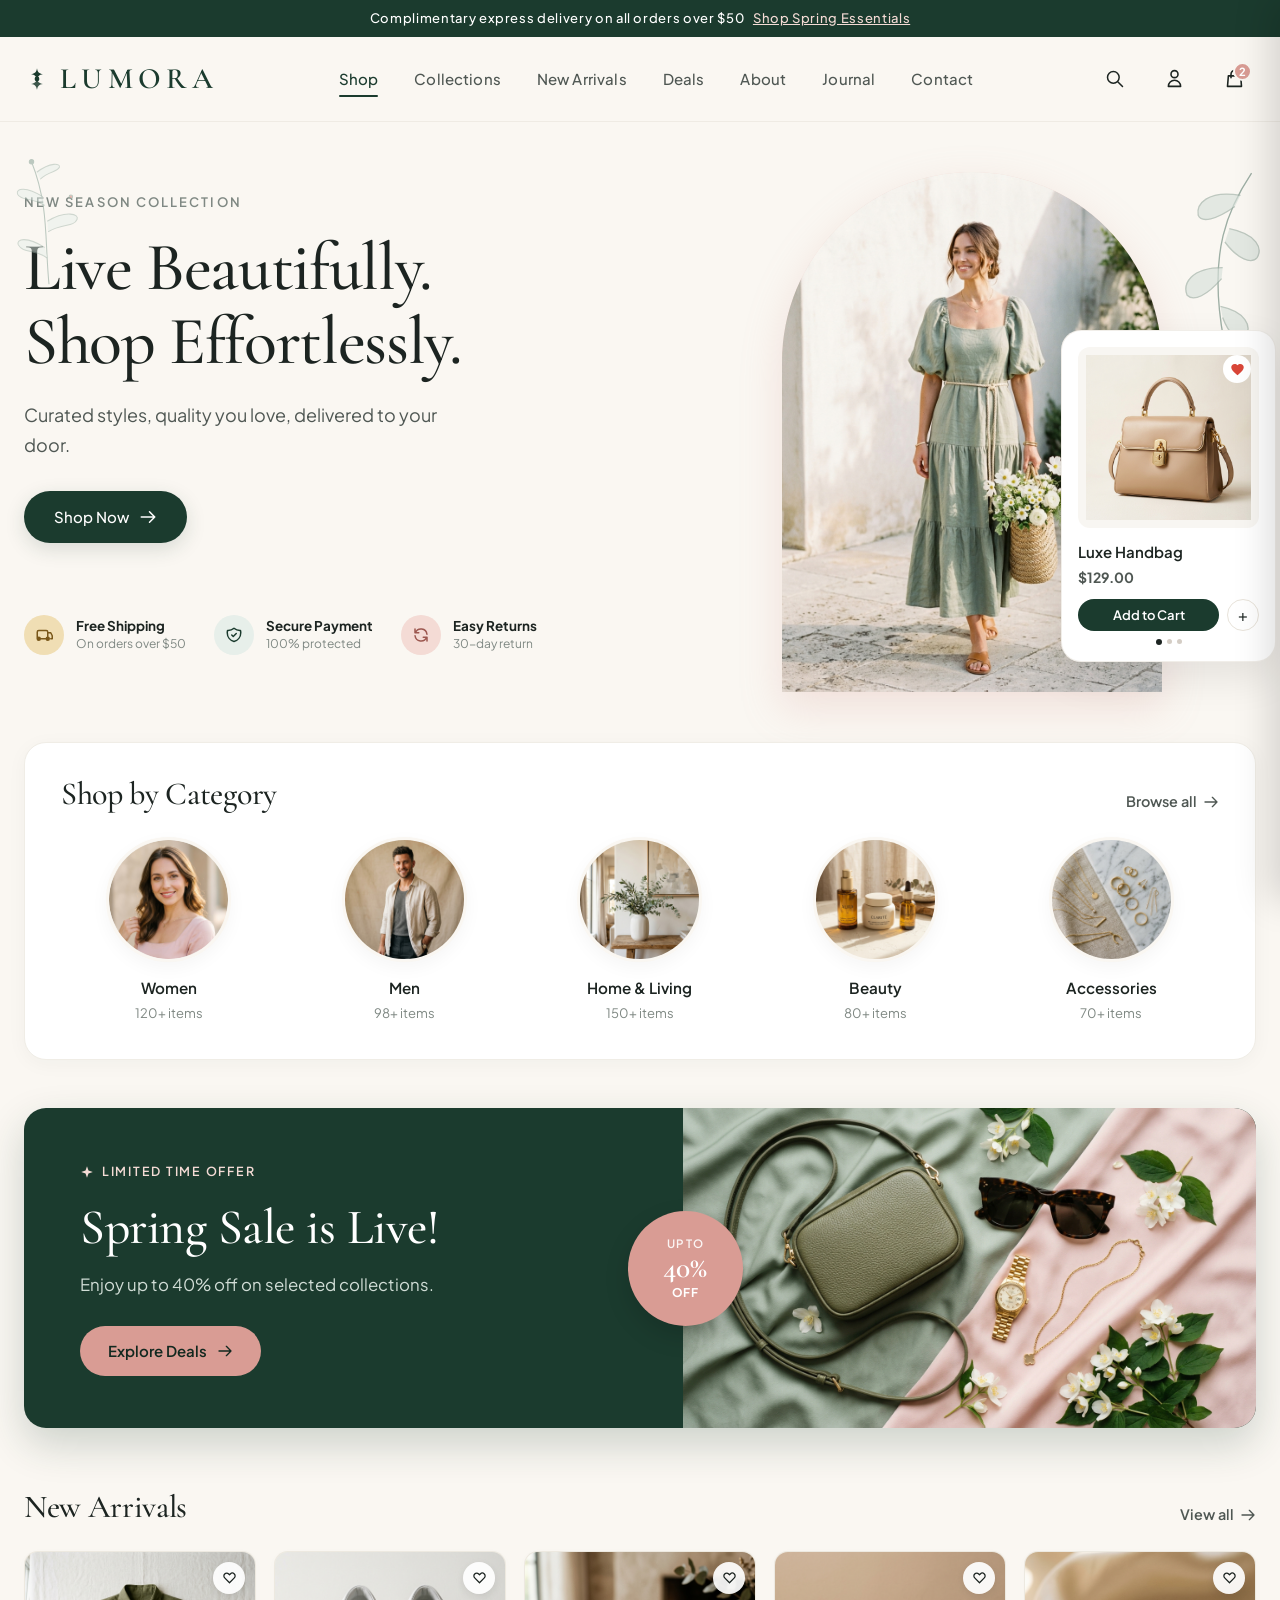
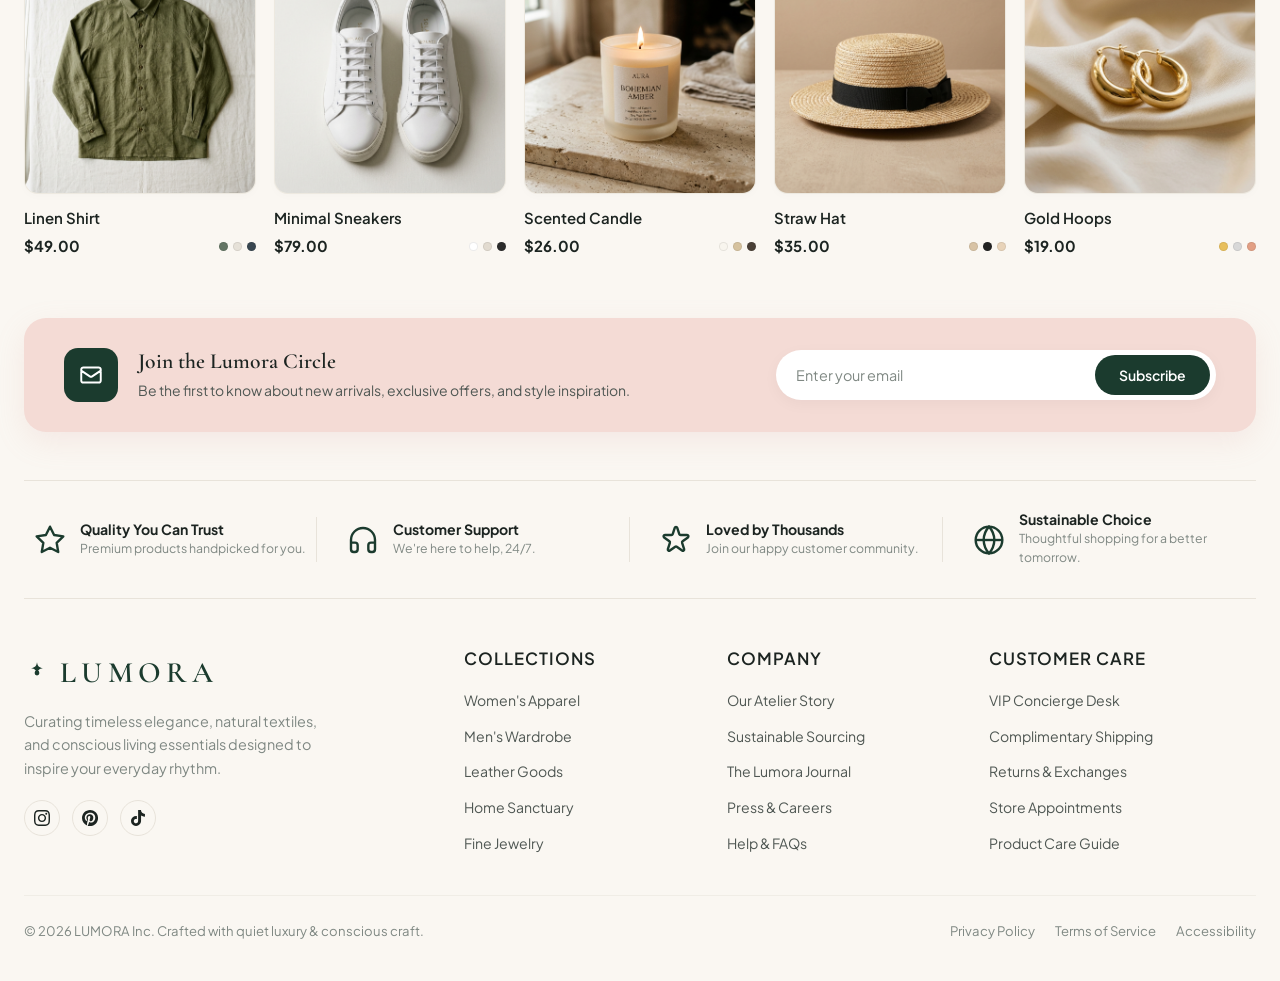
<file: index.html>
<!DOCTYPE html>
<html lang="en">
<head>
  <meta charset="UTF-8">
  <meta name="viewport" content="width=device-width, initial-scale=1.0">
  <title>LUMORA — Live Beautifully. Shop Effortlessly.</title>
  <meta name="description" content="Curated styles, quality you love, delivered to your door. Discover luxury sustainable fashion, beauty, and mindful home goods at Lumora.">
  <link rel="stylesheet" href="css/style.css">
</head>
<body>

  <!-- Top Announcement Bar -->
  <div class="announcement-bar">
    <span>Complimentary express delivery on all orders over $50</span>
    <a href="product.html">Shop Spring Essentials</a>
  </div>

  <!-- Header Navigation -->
  <header class="site-header">
    <div class="site-wrapper">
      <div class="header-container">
        
        <!-- Logo -->
        <a href="index.html" class="brand-logo" id="header-brand-logo">
          <!-- 8-petal minimalist floral star mark -->
          <svg class="brand-icon" viewBox="0 0 24 24" fill="currentColor">
            <path d="M12 2C12.5 5.5 14 7 17.5 7.5C14 8 12.5 9.5 12 13C11.5 9.5 10 8 6.5 7.5C10 7 11.5 5.5 12 2Z" />
            <path d="M12 11C12.5 14.5 14 16 17.5 16.5C14 17 12.5 18.5 12 22C11.5 18.5 10 17 6.5 16.5C10 16 11.5 14.5 12 11Z" opacity="0.85"/>
            <circle cx="12" cy="12" r="2.2" />
          </svg>
          <span class="brand-name">LUMORA</span>
        </a>

        <!-- Desktop Navigation -->
        <nav class="main-nav" id="main-navigation">
          <a href="product.html" class="nav-link active">Shop</a>
          <a href="#categories" class="nav-link">Collections</a>
          <a href="#new-arrivals" class="nav-link">New Arrivals</a>
          <a href="#deals" class="nav-link">Deals</a>
          <a href="about.html" class="nav-link">About</a>
          <a href="blog.html" class="nav-link">Journal</a>
          <a href="contact.html" class="nav-link">Contact</a>
        </nav>

        <!-- Header Actions -->
        <div class="header-actions">
          <!-- Search Icon Button -->
          <button class="action-btn search-trigger-btn" id="search-open-btn" aria-label="Search Catalog">
            <svg width="20" height="20" fill="none" stroke="currentColor" viewBox="0 0 24 24">
              <path stroke-linecap="round" stroke-linejoin="round" stroke-width="1.8" d="M21 21l-6-6m2-5a7 7 0 11-14 0 7 7 0 0114 0z" />
            </svg>
          </button>

          <!-- User Account Button -->
          <a href="contact.html" class="action-btn" id="user-account-btn" aria-label="Customer Account">
            <svg width="21" height="21" fill="none" stroke="currentColor" viewBox="0 0 24 24">
              <path stroke-linecap="round" stroke-linejoin="round" stroke-width="1.8" d="M16 7a4 4 0 11-8 0 4 4 0 018 0zM12 14a7 7 0 00-7 7h14a7 7 0 00-7-7z" />
            </svg>
          </a>

          <!-- Shopping Bag Button with Badge (2) -->
          <button class="action-btn cart-trigger-btn" id="cart-open-btn" aria-label="View Shopping Bag">
            <svg width="21" height="21" fill="none" stroke="currentColor" viewBox="0 0 24 24">
              <path stroke-linecap="round" stroke-linejoin="round" stroke-width="1.8" d="M16 11V7a4 4 0 00-8 0v4M5 9h14l1 12H4L5 9z" />
            </svg>
            <span class="cart-count-badge" id="cart-counter">2</span>
          </button>

          <!-- Mobile Hamburger Toggle -->
          <button class="mobile-menu-toggle" id="mobile-menu-btn" aria-label="Toggle navigation menu">
            <svg width="24" height="24" fill="none" stroke="currentColor" viewBox="0 0 24 24">
              <path stroke-linecap="round" stroke-linejoin="round" stroke-width="2" d="M4 6h16M4 12h16M4 18h16" />
            </svg>
          </button>
        </div>

      </div>
    </div>
  </header>

  <main>
    <!-- Hero Section -->
    <section class="hero-section">
      <div class="site-wrapper">
        <div class="hero-grid">
          
          <!-- Left Hero Content -->
          <div class="hero-content">
            <!-- Botanical branch line illustration -->
            <svg class="botanical-accent-left" viewBox="0 0 100 160" fill="none" stroke="#9BB0A5" stroke-width="1.2">
              <path d="M50 150 C 45 100, 50 60, 30 10" />
              <path d="M48 120 C 35 110, 20 115, 15 105 C 12 98, 25 95, 45 108" fill="#E6EFEA" opacity="0.7"/>
              <path d="M49 90 C 65 80, 78 85, 82 76 C 85 70, 70 65, 48 78" fill="#E6EFEA" opacity="0.7"/>
              <path d="M45 60 C 30 50, 18 55, 14 47 C 12 40, 24 38, 43 50" fill="#E6EFEA" opacity="0.7"/>
              <path d="M40 30 C 50 20, 60 22, 62 16 C 63 12, 52 10, 36 22" fill="#E6EFEA" opacity="0.7"/>
              <circle cx="30" cy="10" r="2.5" fill="#9BB0A5"/>
              <circle cx="75" cy="50" r="2" fill="#D99C94"/>
            </svg>

            <span class="hero-subtitle-tag">NEW SEASON COLLECTION</span>
            <h1 class="hero-title">Live Beautifully.<br>Shop Effortlessly.</h1>
            <p class="hero-desc">Curated styles, quality you love, delivered to your door.</p>
            
            <a href="product.html" class="btn-primary" id="hero-shop-now-btn">
              <span>Shop Now</span>
              <svg width="18" height="18" fill="none" stroke="currentColor" viewBox="0 0 24 24">
                <path stroke-linecap="round" stroke-linejoin="round" stroke-width="2" d="M14 5l7 7m0 0l-7 7m7-7H3"/>
              </svg>
            </a>

            <!-- 3 Trust Badges Under Hero -->
            <div class="hero-trust-badges">
              <!-- Free Shipping -->
              <div class="hero-trust-item">
                <div class="trust-icon-circle yellow">
                  <svg width="18" height="18" fill="none" stroke="currentColor" viewBox="0 0 24 24">
                    <path stroke-linecap="round" stroke-linejoin="round" stroke-width="2" d="M8 17h8M5 17h-2v-9a2 2 0 012-2h10a2 2 0 012 2v9h-2m-12 0a2 2 0 104 0 2 2 0 00-4 0zm12 0a2 2 0 104 0 2 2 0 00-4 0zM17 9h4l2 4v4h-2"/>
                  </svg>
                </div>
                <div class="trust-item-text">
                  <span class="trust-item-title">Free Shipping</span>
                  <span class="trust-item-sub">On orders over $50</span>
                </div>
              </div>

              <!-- Secure Payment -->
              <div class="hero-trust-item">
                <div class="trust-icon-circle sage">
                  <svg width="18" height="18" fill="none" stroke="currentColor" viewBox="0 0 24 24">
                    <path stroke-linecap="round" stroke-linejoin="round" stroke-width="2" d="M9 12l2 2 4-4m5.618-4.016A11.955 11.955 0 0112 2.944a11.955 11.955 0 01-8.618 3.04A12.02 12.02 0 003 9c0 5.591 3.824 10.29 9 11.622 5.176-1.332 9-6.03 9-11.622 0-1.042-.133-2.052-.382-3.016z"/>
                  </svg>
                </div>
                <div class="trust-item-text">
                  <span class="trust-item-title">Secure Payment</span>
                  <span class="trust-item-sub">100% protected</span>
                </div>
              </div>

              <!-- Easy Returns -->
              <div class="hero-trust-item">
                <div class="trust-icon-circle blush">
                  <svg width="18" height="18" fill="none" stroke="currentColor" viewBox="0 0 24 24">
                    <path stroke-linecap="round" stroke-linejoin="round" stroke-width="2" d="M4 4v5h.582m15.356 2A8.001 8.001 0 004.582 9m0 0H9m11 11v-5h-.581m0 0a8.003 8.003 0 01-15.357-2m15.357 2H15"/>
                  </svg>
                </div>
                <div class="trust-item-text">
                  <span class="trust-item-title">Easy Returns</span>
                  <span class="trust-item-sub">30-day return</span>
                </div>
              </div>
            </div>

          </div>

          <!-- Right Hero Media (Arch Backdrop + Model + Floating Handbag Card) -->
          <div class="hero-media-wrapper">
            <!-- Botanical foliage branch top right -->
            <svg class="hero-botanical-right" viewBox="0 0 120 180" fill="none" stroke="#7E968A" stroke-width="1.2">
              <path d="M110 10 C 90 40, 70 80, 85 160" />
              <path d="M100 30 C 70 25, 60 38, 62 48 C 65 55, 78 52, 95 40" fill="#CBD8D1" opacity="0.65"/>
              <path d="M90 60 C 115 65, 120 78, 115 86 C 110 92, 98 88, 86 72" fill="#CBD8D1" opacity="0.65"/>
              <path d="M84 95 C 55 95, 48 110, 52 120 C 58 126, 70 120, 83 105" fill="#CBD8D1" opacity="0.65"/>
              <path d="M82 130 C 105 135, 110 148, 105 156 C 98 162, 90 156, 84 140" fill="#CBD8D1" opacity="0.65"/>
            </svg>

            <!-- Arched Blush Frame with Model -->
            <div class="hero-arch-container">
              <img src="assets/images/hero-model.jpg" alt="Lumora Spring Summer Collection Model in Sage Dress" class="hero-model-img">
            </div>

            <!-- Floating Luxe Handbag Product Card -->
            <div class="floating-product-card" id="floating-hero-card">
              <div class="floating-card-image-wrap">
                <img src="assets/images/luxe-handbag.jpg" alt="Luxe Structured Handbag">
                <button class="floating-wishlist-btn wishlist-toggle active" data-id="luxe-handbag" aria-label="Toggle Wishlist">
                  <svg width="15" height="15" fill="currentColor" viewBox="0 0 24 24">
                    <path d="M12 21.35l-1.45-1.32C5.4 15.36 2 12.28 2 8.5 2 5.42 4.42 3 7.5 3c1.74 0 3.41.81 4.5 2.09C13.09 3.81 14.76 3 16.5 3 19.58 3 22 5.42 22 8.5c0 3.78-3.4 6.86-8.55 11.54L12 21.35z"/>
                  </svg>
                </button>
              </div>

              <div class="floating-card-info">
                <div class="floating-card-title">Luxe Handbag</div>
                <div class="floating-card-price">$129.00</div>
              </div>

              <div class="floating-card-actions">
                <button class="floating-add-cart add-to-cart-btn" data-id="luxe-handbag">Add to Cart</button>
                <a href="product.html" class="floating-quick-plus" aria-label="View Details">+</a>
              </div>

              <div class="floating-card-dots">
                <span class="active"></span>
                <span></span>
                <span></span>
              </div>
            </div>

          </div>

        </div>
      </div>
    </section>

    <!-- Shop by Category Section -->
    <section class="site-wrapper" id="categories">
      <div class="category-box-container">
        <div class="section-head">
          <h2>Shop by Category</h2>
          <a href="product.html" class="view-all-link">
            <span>Browse all</span>
            <svg width="16" height="16" fill="none" stroke="currentColor" viewBox="0 0 24 24">
              <path stroke-linecap="round" stroke-linejoin="round" stroke-width="2" d="M14 5l7 7m0 0l-7 7m7-7H3"/>
            </svg>
          </a>
        </div>

        <div class="categories-flex">
          <!-- Women -->
          <a href="product.html" class="category-item">
            <div class="category-circle-wrap">
              <img src="assets/images/cat-women.jpg" alt="Women Category">
            </div>
            <span class="category-name">Women</span>
            <span class="category-count">120+ items</span>
          </a>

          <!-- Men -->
          <a href="product.html" class="category-item">
            <div class="category-circle-wrap">
              <img src="assets/images/cat-men.jpg" alt="Men Category">
            </div>
            <span class="category-name">Men</span>
            <span class="category-count">98+ items</span>
          </a>

          <!-- Home & Living -->
          <a href="product.html" class="category-item">
            <div class="category-circle-wrap">
              <img src="assets/images/cat-home.jpg" alt="Home and Living Category">
            </div>
            <span class="category-name">Home & Living</span>
            <span class="category-count">150+ items</span>
          </a>

          <!-- Beauty -->
          <a href="product.html" class="category-item">
            <div class="category-circle-wrap">
              <img src="assets/images/cat-beauty.jpg" alt="Beauty and Skincare Category">
            </div>
            <span class="category-name">Beauty</span>
            <span class="category-count">80+ items</span>
          </a>

          <!-- Accessories -->
          <a href="product.html" class="category-item">
            <div class="category-circle-wrap">
              <img src="assets/images/cat-accessories.jpg" alt="Accessories and Fine Jewelry Category">
            </div>
            <span class="category-name">Accessories</span>
            <span class="category-count">70+ items</span>
          </a>
        </div>
      </div>
    </section>

    <!-- Spring Sale Emerald Banner with 40% OFF Badge -->
    <section class="site-wrapper" id="deals">
      <div class="spring-sale-banner">
        <div class="sale-banner-content">
          <div class="sale-tag-pill">
            <svg width="14" height="14" fill="currentColor" viewBox="0 0 24 24">
              <path d="M12 2L14.5 9.5L22 12L14.5 14.5L12 22L9.5 14.5L2 12L9.5 9.5L12 2Z"/>
            </svg>
            <span>LIMITED TIME OFFER</span>
          </div>
          <h2 class="sale-title">Spring Sale is Live!</h2>
          <p class="sale-desc">Enjoy up to 40% off on selected collections.</p>
          <a href="product.html" class="btn-blush" id="sale-explore-deals-btn">
            <span>Explore Deals</span>
            <svg width="16" height="16" fill="none" stroke="currentColor" viewBox="0 0 24 24">
              <path stroke-linecap="round" stroke-linejoin="round" stroke-width="2" d="M14 5l7 7m0 0l-7 7m7-7H3"/>
            </svg>
          </a>
        </div>

        <div class="sale-banner-media">
          <!-- Overlapping Circular Badge -->
          <div class="sale-discount-badge">
            <span class="badge-sub">UP TO</span>
            <span class="badge-percent">40%</span>
            <span class="badge-off">OFF</span>
          </div>
          <img src="assets/images/spring-sale.jpg" alt="Spring Sale Flat Lay with Olive Bag, Sunglasses, and Gold Watch">
        </div>
      </div>
    </section>

    <!-- New Arrivals Section (5 Products Matching Screenshot) -->
    <section class="site-wrapper new-arrivals-section" id="new-arrivals">
      <div class="section-head">
        <h2>New Arrivals</h2>
        <a href="product.html" class="view-all-link">
          <span>View all</span>
          <svg width="16" height="16" fill="none" stroke="currentColor" viewBox="0 0 24 24">
            <path stroke-linecap="round" stroke-linejoin="round" stroke-width="2" d="M14 5l7 7m0 0l-7 7m7-7H3"/>
          </svg>
        </a>
      </div>

      <div class="products-grid-5">
        <!-- 1. Linen Shirt -->
        <div class="product-card">
          <div class="product-thumb-wrap">
            <a href="product.html">
              <img src="assets/images/linen-shirt.jpg" alt="Relaxed Linen Shirt">
            </a>
            <button class="card-wishlist-btn wishlist-toggle" data-id="linen-shirt" aria-label="Add to wishlist">
              <svg width="15" height="15" fill="none" stroke="currentColor" viewBox="0 0 24 24">
                <path stroke-linecap="round" stroke-linejoin="round" stroke-width="2" d="M4.318 6.318a4.5 4.5 0 000 6.364L12 20.364l7.682-7.682a4.5 4.5 0 00-6.364-6.364L12 7.636l-1.318-1.318a4.5 4.5 0 00-6.364 0z"/>
              </svg>
            </button>
            <button class="product-quick-add add-to-cart-btn" data-id="linen-shirt">Quick Add +</button>
          </div>
          <div class="product-meta">
            <a href="product.html" class="product-title">Linen Shirt</a>
            <div class="product-price-row">
              <span class="product-price">$49.00</span>
              <div class="color-swatches">
                <span class="swatch-dot" style="background-color: #637564;"></span>
                <span class="swatch-dot" style="background-color: #E6E1D8;"></span>
                <span class="swatch-dot" style="background-color: #384650;"></span>
              </div>
            </div>
          </div>
        </div>

        <!-- 2. Minimal Sneakers -->
        <div class="product-card">
          <div class="product-thumb-wrap">
            <a href="product.html">
              <img src="assets/images/sneakers.jpg" alt="Minimal Sneakers">
            </a>
            <button class="card-wishlist-btn wishlist-toggle" data-id="minimal-sneakers" aria-label="Add to wishlist">
              <svg width="15" height="15" fill="none" stroke="currentColor" viewBox="0 0 24 24">
                <path stroke-linecap="round" stroke-linejoin="round" stroke-width="2" d="M4.318 6.318a4.5 4.5 0 000 6.364L12 20.364l7.682-7.682a4.5 4.5 0 00-6.364-6.364L12 7.636l-1.318-1.318a4.5 4.5 0 00-6.364 0z"/>
              </svg>
            </button>
            <button class="product-quick-add add-to-cart-btn" data-id="minimal-sneakers">Quick Add +</button>
          </div>
          <div class="product-meta">
            <a href="product.html" class="product-title">Minimal Sneakers</a>
            <div class="product-price-row">
              <span class="product-price">$79.00</span>
              <div class="color-swatches">
                <span class="swatch-dot" style="background-color: #FFFFFF;"></span>
                <span class="swatch-dot" style="background-color: #E2DBD0;"></span>
                <span class="swatch-dot" style="background-color: #2B2B2B;"></span>
              </div>
            </div>
          </div>
        </div>

        <!-- 3. Scented Candle -->
        <div class="product-card">
          <div class="product-thumb-wrap">
            <a href="product.html">
              <img src="assets/images/candle.jpg" alt="Scented Candle">
            </a>
            <button class="card-wishlist-btn wishlist-toggle" data-id="scented-candle" aria-label="Add to wishlist">
              <svg width="15" height="15" fill="none" stroke="currentColor" viewBox="0 0 24 24">
                <path stroke-linecap="round" stroke-linejoin="round" stroke-width="2" d="M4.318 6.318a4.5 4.5 0 000 6.364L12 20.364l7.682-7.682a4.5 4.5 0 00-6.364-6.364L12 7.636l-1.318-1.318a4.5 4.5 0 00-6.364 0z"/>
              </svg>
            </button>
            <button class="product-quick-add add-to-cart-btn" data-id="scented-candle">Quick Add +</button>
          </div>
          <div class="product-meta">
            <a href="product.html" class="product-title">Scented Candle</a>
            <div class="product-price-row">
              <span class="product-price">$26.00</span>
              <div class="color-swatches">
                <span class="swatch-dot" style="background-color: #F8F5EE;"></span>
                <span class="swatch-dot" style="background-color: #D6C29E;"></span>
                <span class="swatch-dot" style="background-color: #4A4036;"></span>
              </div>
            </div>
          </div>
        </div>

        <!-- 4. Straw Hat -->
        <div class="product-card">
          <div class="product-thumb-wrap">
            <a href="product.html">
              <img src="assets/images/straw-hat.jpg" alt="Straw Hat">
            </a>
            <button class="card-wishlist-btn wishlist-toggle" data-id="straw-hat" aria-label="Add to wishlist">
              <svg width="15" height="15" fill="none" stroke="currentColor" viewBox="0 0 24 24">
                <path stroke-linecap="round" stroke-linejoin="round" stroke-width="2" d="M4.318 6.318a4.5 4.5 0 000 6.364L12 20.364l7.682-7.682a4.5 4.5 0 00-6.364-6.364L12 7.636l-1.318-1.318a4.5 4.5 0 00-6.364 0z"/>
              </svg>
            </button>
            <button class="product-quick-add add-to-cart-btn" data-id="straw-hat">Quick Add +</button>
          </div>
          <div class="product-meta">
            <a href="product.html" class="product-title">Straw Hat</a>
            <div class="product-price-row">
              <span class="product-price">$35.00</span>
              <div class="color-swatches">
                <span class="swatch-dot" style="background-color: #D8C3A5;"></span>
                <span class="swatch-dot" style="background-color: #222222;"></span>
                <span class="swatch-dot" style="background-color: #E8D3B9;"></span>
              </div>
            </div>
          </div>
        </div>

        <!-- 5. Gold Hoops -->
        <div class="product-card">
          <div class="product-thumb-wrap">
            <a href="product.html">
              <img src="assets/images/gold-hoops.jpg" alt="Gold Hoops">
            </a>
            <button class="card-wishlist-btn wishlist-toggle" data-id="gold-hoops" aria-label="Add to wishlist">
              <svg width="15" height="15" fill="none" stroke="currentColor" viewBox="0 0 24 24">
                <path stroke-linecap="round" stroke-linejoin="round" stroke-width="2" d="M4.318 6.318a4.5 4.5 0 000 6.364L12 20.364l7.682-7.682a4.5 4.5 0 00-6.364-6.364L12 7.636l-1.318-1.318a4.5 4.5 0 00-6.364 0z"/>
              </svg>
            </button>
            <button class="product-quick-add add-to-cart-btn" data-id="gold-hoops">Quick Add +</button>
          </div>
          <div class="product-meta">
            <a href="product.html" class="product-title">Gold Hoops</a>
            <div class="product-price-row">
              <span class="product-price">$19.00</span>
              <div class="color-swatches">
                <span class="swatch-dot" style="background-color: #E8BF5C;"></span>
                <span class="swatch-dot" style="background-color: #D8D8D8;"></span>
                <span class="swatch-dot" style="background-color: #E29F84;"></span>
              </div>
            </div>
          </div>
        </div>
      </div>
    </section>

    <!-- Join the Lumora Circle Newsletter Banner -->
    <section class="site-wrapper">
      <div class="newsletter-circle-banner">
        <div class="newsletter-left">
          <div class="newsletter-icon-box">
            <svg width="26" height="26" fill="none" stroke="currentColor" viewBox="0 0 24 24">
              <path stroke-linecap="round" stroke-linejoin="round" stroke-width="1.8" d="M3 8l7.89 5.26a2 2 0 002.22 0L21 8M5 19h14a2 2 0 002-2V7a2 2 0 00-2-2H5a2 2 0 00-2 2v10a2 2 0 002 2z"/>
            </svg>
          </div>
          <div class="newsletter-text">
            <h3>Join the Lumora Circle</h3>
            <p>Be the first to know about new arrivals, exclusive offers, and style inspiration.</p>
          </div>
        </div>

        <form class="newsletter-form" id="home-newsletter-form">
          <input type="email" placeholder="Enter your email" required class="newsletter-input" aria-label="Your email address">
          <button type="submit" class="newsletter-submit">Subscribe</button>
        </form>
      </div>
    </section>

    <!-- Footer Trust Bar (Exact 4 Items from Screenshot) -->
    <div class="site-wrapper">
      <div class="footer-trust-bar">
        <!-- Quality You Can Trust -->
        <div class="trust-col">
          <svg class="trust-col-icon" viewBox="0 0 24 24" fill="none" stroke="currentColor">
            <polygon points="12 2 15.09 8.26 22 9.27 17 14.14 18.18 21.02 12 17.77 5.82 21.02 7 14.14 2 9.27 8.91 8.26 12 2" stroke-width="1.8" stroke-linecap="round" stroke-linejoin="round"/>
          </svg>
          <div>
            <div class="trust-col-title">Quality You Can Trust</div>
            <div class="trust-col-desc">Premium products handpicked for you.</div>
          </div>
        </div>

        <!-- Customer Support -->
        <div class="trust-col">
          <svg class="trust-col-icon" viewBox="0 0 24 24" fill="none" stroke="currentColor">
            <path stroke-linecap="round" stroke-linejoin="round" stroke-width="1.8" d="M3 18v-6a9 9 0 0118 0v6M21 19a2 2 0 01-2 2h-1a2 2 0 01-2-2v-3a2 2 0 012-2h3zM3 19a2 2 0 002 2h1a2 2 0 002-2v-3a2 2 0 00-2-2H3z"/>
          </svg>
          <div>
            <div class="trust-col-title">Customer Support</div>
            <div class="trust-col-desc">We're here to help, 24/7.</div>
          </div>
        </div>

        <!-- Loved by Thousands -->
        <div class="trust-col">
          <svg class="trust-col-icon" viewBox="0 0 24 24" fill="none" stroke="currentColor">
            <path stroke-linecap="round" stroke-linejoin="round" stroke-width="1.8" d="M11.049 2.927c.3-.921 1.603-.921 1.902 0l1.519 4.674a1 1 0 00.95.69h4.915c.969 0 1.371 1.24.588 1.81l-3.976 2.888a1 1 0 00-.363 1.118l1.518 4.674c.3.922-.755 1.688-1.538 1.118l-3.976-2.888a1 1 0 00-1.176 0l-3.976 2.888c-.783.57-1.838-.197-1.538-1.118l1.518-4.674a1 1 0 00-.363-1.118l-3.976-2.888c-.784-.57-.38-1.81.588-1.81h4.914a1 1 0 00.951-.69l1.519-4.674z"/>
          </svg>
          <div>
            <div class="trust-col-title">Loved by Thousands</div>
            <div class="trust-col-desc">Join our happy customer community.</div>
          </div>
        </div>

        <!-- Sustainable Choice -->
        <div class="trust-col">
          <svg class="trust-col-icon" viewBox="0 0 24 24" fill="none" stroke="currentColor">
            <circle cx="12" cy="12" r="10" stroke-width="1.8"/>
            <line x1="2" y1="12" x2="22" y2="12" stroke-width="1.8"/>
            <path d="M12 2a15.3 15.3 0 0 1 4 10 15.3 15.3 0 0 1-4 10 15.3 15.3 0 0 1-4-10 15.3 15.3 0 0 1 4-10z" stroke-width="1.8"/>
          </svg>
          <div>
            <div class="trust-col-title">Sustainable Choice</div>
            <div class="trust-col-desc">Thoughtful shopping for a better tomorrow.</div>
          </div>
        </div>
      </div>
    </div>
  </main>

  <!-- Main Footer -->
  <footer class="site-footer">
    <div class="site-wrapper">
      <div class="footer-grid">
        <!-- Brand Bio -->
        <div class="footer-brand">
          <a href="index.html" class="brand-logo">
            <svg class="brand-icon" viewBox="0 0 24 24" fill="currentColor">
              <path d="M12 2C12.5 5.5 14 7 17.5 7.5C14 8 12.5 9.5 12 13C11.5 9.5 10 8 6.5 7.5C10 7 11.5 5.5 12 2Z" />
              <circle cx="12" cy="12" r="2.2" />
            </svg>
            <span class="brand-name">LUMORA</span>
          </a>
          <p>Curating timeless elegance, natural textiles, and conscious living essentials designed to inspire your everyday rhythm.</p>
          <div class="footer-social-links">
            <a href="#" class="social-icon-circle" aria-label="Instagram">
              <svg width="16" height="16" fill="currentColor" viewBox="0 0 24 24"><path d="M12 2.163c3.204 0 3.584.012 4.85.07 3.252.148 4.771 1.691 4.919 4.919.058 1.265.069 1.645.069 4.849 0 3.205-.012 3.584-.069 4.849-.149 3.225-1.664 4.771-4.919 4.919-1.266.058-1.644.07-4.85.07-3.204 0-3.584-.012-4.849-.07-3.26-.149-4.771-1.699-4.919-4.92-.058-1.265-.07-1.644-.07-4.849 0-3.204.013-3.583.07-4.849.149-3.227 1.664-4.771 4.919-4.919 1.266-.057 1.645-.069 4.849-.069zm0-2.163c-3.259 0-3.667.014-4.947.072-4.358.2-6.78 2.618-6.98 6.98-.059 1.281-.073 1.689-.073 4.948 0 3.259.014 3.668.072 4.948.2 4.358 2.618 6.78 6.98 6.98 1.281.058 1.689.072 4.948.072 3.259 0 3.668-.014 4.948-.072 4.354-.2 6.782-2.618 6.979-6.98.059-1.28.073-1.689.073-4.948 0-3.259-.014-3.667-.072-4.947-.196-4.354-2.617-6.78-6.979-6.98-1.281-.059-1.69-.073-4.949-.073zm0 5.838c-3.403 0-6.162 2.759-6.162 6.162s2.759 6.163 6.162 6.163 6.162-2.759 6.162-6.163c0-3.403-2.759-6.162-6.162-6.162zm0 10.162c-2.209 0-4-1.79-4-4 0-2.209 1.791-4 4-4s4 1.791 4 4c0 2.21-1.791 4-4 4zm6.406-11.845c-.796 0-1.441.645-1.441 1.44s.645 1.44 1.441 1.44c.795 0 1.439-.645 1.439-1.44s-.644-1.44-1.439-1.44z"/></svg>
            </a>
            <a href="#" class="social-icon-circle" aria-label="Pinterest">
              <svg width="16" height="16" fill="currentColor" viewBox="0 0 24 24"><path d="M12 0c-6.627 0-12 5.372-12 12 0 5.084 3.163 9.426 7.627 11.174-.105-.949-.2-2.405.042-3.441.218-.937 1.407-5.965 1.407-5.965s-.359-.719-.359-1.782c0-1.668.967-2.914 2.171-2.914 1.023 0 1.518.769 1.518 1.69 0 1.029-.655 2.568-.994 3.995-.283 1.194.599 2.169 1.777 2.169 2.133 0 3.772-2.249 3.772-5.495 0-2.873-2.064-4.882-5.012-4.882-3.414 0-5.418 2.561-5.418 5.207 0 1.031.397 2.138.893 2.738.098.119.112.224.083.345-.09.375-.291 1.199-.332 1.357-.053.224-.177.271-.409.164-1.528-.711-2.483-2.943-2.483-4.736 0-3.856 2.802-7.397 8.077-7.397 4.241 0 7.537 3.023 7.537 7.063 0 4.215-2.657 7.607-6.345 7.607-1.239 0-2.404-.644-2.803-1.407l-.762 2.906c-.276 1.056-1.024 2.38-1.526 3.195 1.144.354 2.359.546 3.619.546 6.627 0 12-5.373 12-12 0-6.628-5.373-12-12-12z"/></svg>
            </a>
            <a href="#" class="social-icon-circle" aria-label="TikTok">
              <svg width="16" height="16" fill="currentColor" viewBox="0 0 24 24"><path d="M12.525.02c1.31-.02 2.61-.01 3.91-.02.08 1.53.63 3.09 1.75 4.17 1.12 1.11 2.7 1.62 4.24 1.79v4.03c-1.44-.05-2.89-.35-4.2-.97-.57-.26-1.1-.59-1.62-.93-.01 2.92.01 5.84-.02 8.75-.08 1.4-.54 2.79-1.35 3.94-1.31 1.92-3.58 3.17-5.91 3.21-1.43.08-2.86-.31-4.08-1.03-2.02-1.19-3.44-3.37-3.65-5.71-.02-.5-.03-1-.01-1.49.18-1.9 1.12-3.72 2.58-4.96 1.66-1.44 3.98-2.13 6.15-1.72.02 1.48-.04 2.96-.04 4.44-.99-.32-2.15-.23-3.02.37-.63.41-1.11 1.04-1.36 1.75-.21.51-.24 1.07-.14 1.61.24 1.64 1.82 2.89 3.5 2.67 1.42-.14 2.57-1.24 2.79-2.65.12-.76.12-1.53.12-2.3V.02z"/></svg>
            </a>
          </div>
        </div>

        <!-- Shop Links -->
        <div class="footer-column">
          <h4>Collections</h4>
          <ul class="footer-links">
            <li><a href="product.html">Women's Apparel</a></li>
            <li><a href="product.html">Men's Wardrobe</a></li>
            <li><a href="product.html">Leather Goods</a></li>
            <li><a href="product.html">Home Sanctuary</a></li>
            <li><a href="product.html">Fine Jewelry</a></li>
          </ul>
        </div>

        <!-- Experience & Story -->
        <div class="footer-column">
          <h4>Company</h4>
          <ul class="footer-links">
            <li><a href="about.html">Our Atelier Story</a></li>
            <li><a href="about.html#sustainability">Sustainable Sourcing</a></li>
            <li><a href="blog.html">The Lumora Journal</a></li>
            <li><a href="contact.html">Press & Careers</a></li>
            <li><a href="faq.html">Help & FAQs</a></li>
          </ul>
        </div>

        <!-- Concierge Care -->
        <div class="footer-column">
          <h4>Customer Care</h4>
          <ul class="footer-links">
            <li><a href="contact.html">VIP Concierge Desk</a></li>
            <li><a href="faq.html">Complimentary Shipping</a></li>
            <li><a href="faq.html">Returns & Exchanges</a></li>
            <li><a href="contact.html">Store Appointments</a></li>
            <li><a href="faq.html">Product Care Guide</a></li>
          </ul>
        </div>
      </div>

      <!-- Bottom Bar -->
      <div class="footer-bottom">
        <span>© 2026 LUMORA Inc. Crafted with quiet luxury & conscious craft.</span>
        <div class="footer-bottom-links">
          <a href="faq.html">Privacy Policy</a>
          <a href="faq.html">Terms of Service</a>
          <a href="faq.html">Accessibility</a>
        </div>
      </div>
    </div>
  </footer>

  <!-- Slide-Out Cart Drawer -->
  <div class="cart-drawer-overlay" id="cart-overlay"></div>
  <div class="cart-drawer" id="cart-drawer">
    <div class="cart-drawer-header">
      <h3>Your Shopping Bag</h3>
      <button class="cart-close-btn" id="cart-close-btn" aria-label="Close Bag">✕</button>
    </div>

    <!-- Free Shipping Progress Tracker -->
    <div class="cart-shipping-meter">
      <div class="shipping-meter-text" id="cart-shipping-notice">✨ Complimentary Express Shipping Unlocked</div>
      <div class="shipping-progress-bar">
        <div class="shipping-progress-fill" id="cart-shipping-fill"></div>
      </div>
    </div>

    <!-- Cart Items Scrollable List -->
    <div class="cart-items-container" id="cart-items-container">
      <!-- Injected by js/main.js -->
    </div>

    <!-- Cart Footer with Subtotal & Checkout -->
    <div class="cart-drawer-footer">
      <div class="cart-subtotal-row">
        <span class="subtotal-label">Subtotal</span>
        <span class="subtotal-value" id="cart-subtotal-price">$155.00</span>
      </div>
      <p style="font-size: 0.8rem; color: var(--color-text-muted); margin-bottom: 14px; text-align: center;">Taxes and shipping calculated at checkout.</p>
      <button class="btn-primary checkout-btn" onclick="showToast('Proceeding to Secure Checkout...')">Proceed to Checkout</button>
    </div>
  </div>

  <!-- Quick Search Modal -->
  <div class="search-modal-overlay" id="search-modal">
    <div class="search-modal-box">
      <div class="search-input-header">
        <svg width="22" height="22" fill="none" stroke="currentColor" viewBox="0 0 24 24" style="color: var(--color-text-muted);">
          <path stroke-linecap="round" stroke-linejoin="round" stroke-width="2" d="M21 21l-6-6m2-5a7 7 0 11-14 0 7 7 0 0114 0z"/>
        </svg>
        <input type="text" placeholder="Search curated collections, products, materials..." id="search-input">
        <button class="search-close-btn" style="font-size: 1.25rem; color: var(--color-text-muted);">✕</button>
      </div>
      <div class="search-results-pane" id="search-results">
        <div style="font-size: 0.88rem; color: var(--color-text-muted); margin-bottom: 12px;">Trending Searches</div>
        <div class="trending-pills">
          <a href="product.html" class="trend-pill">Luxe Handbag</a>
          <a href="product.html" class="trend-pill">Linen Shirts</a>
          <a href="product.html" class="trend-pill">Gold Hoops</a>
          <a href="product.html" class="trend-pill">Amber Candles</a>
          <a href="product.html" class="trend-pill">Straw Boater</a>
        </div>
      </div>
    </div>
  </div>

  <!-- Toast Notification Container -->
  <div class="toast-container" id="toast-container"></div>

  <!-- Scripts -->
  <script src="js/data.js"></script>
  <script src="js/main.js"></script>
</body>
</html>
</file>
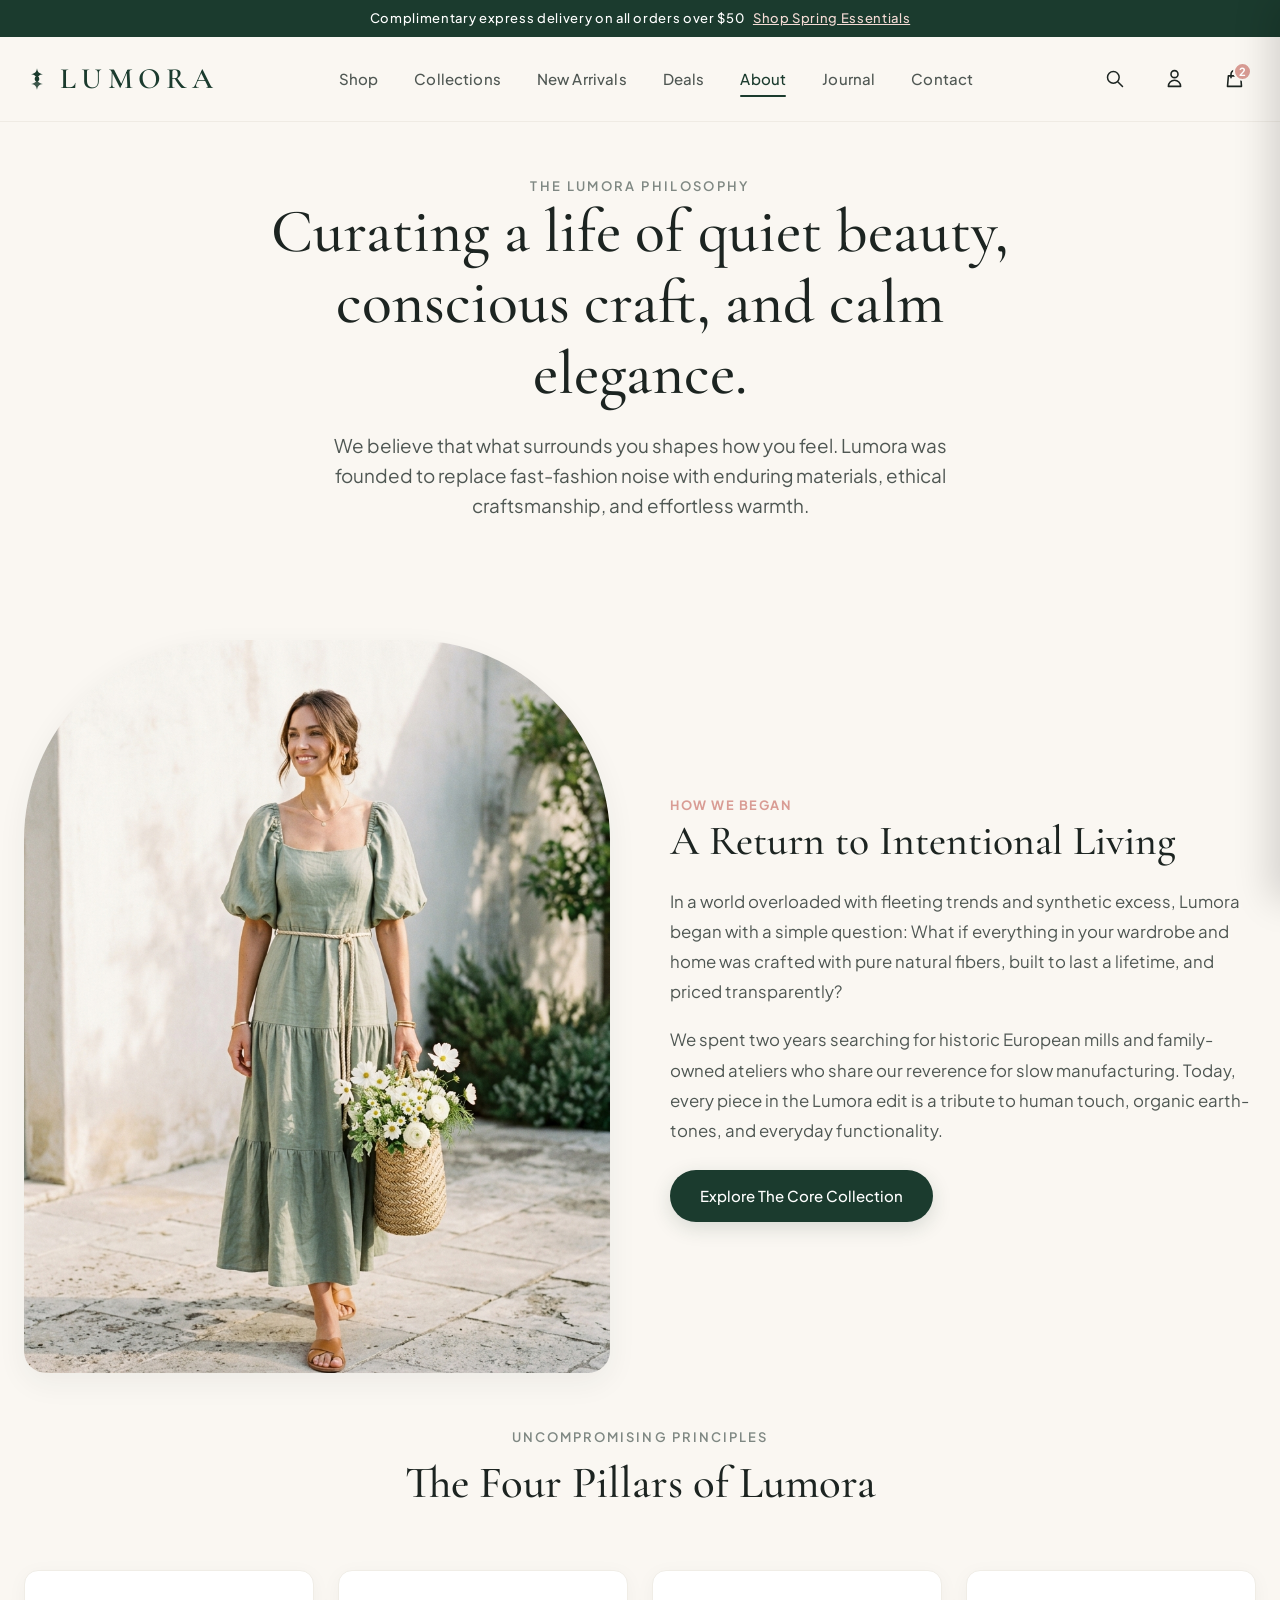
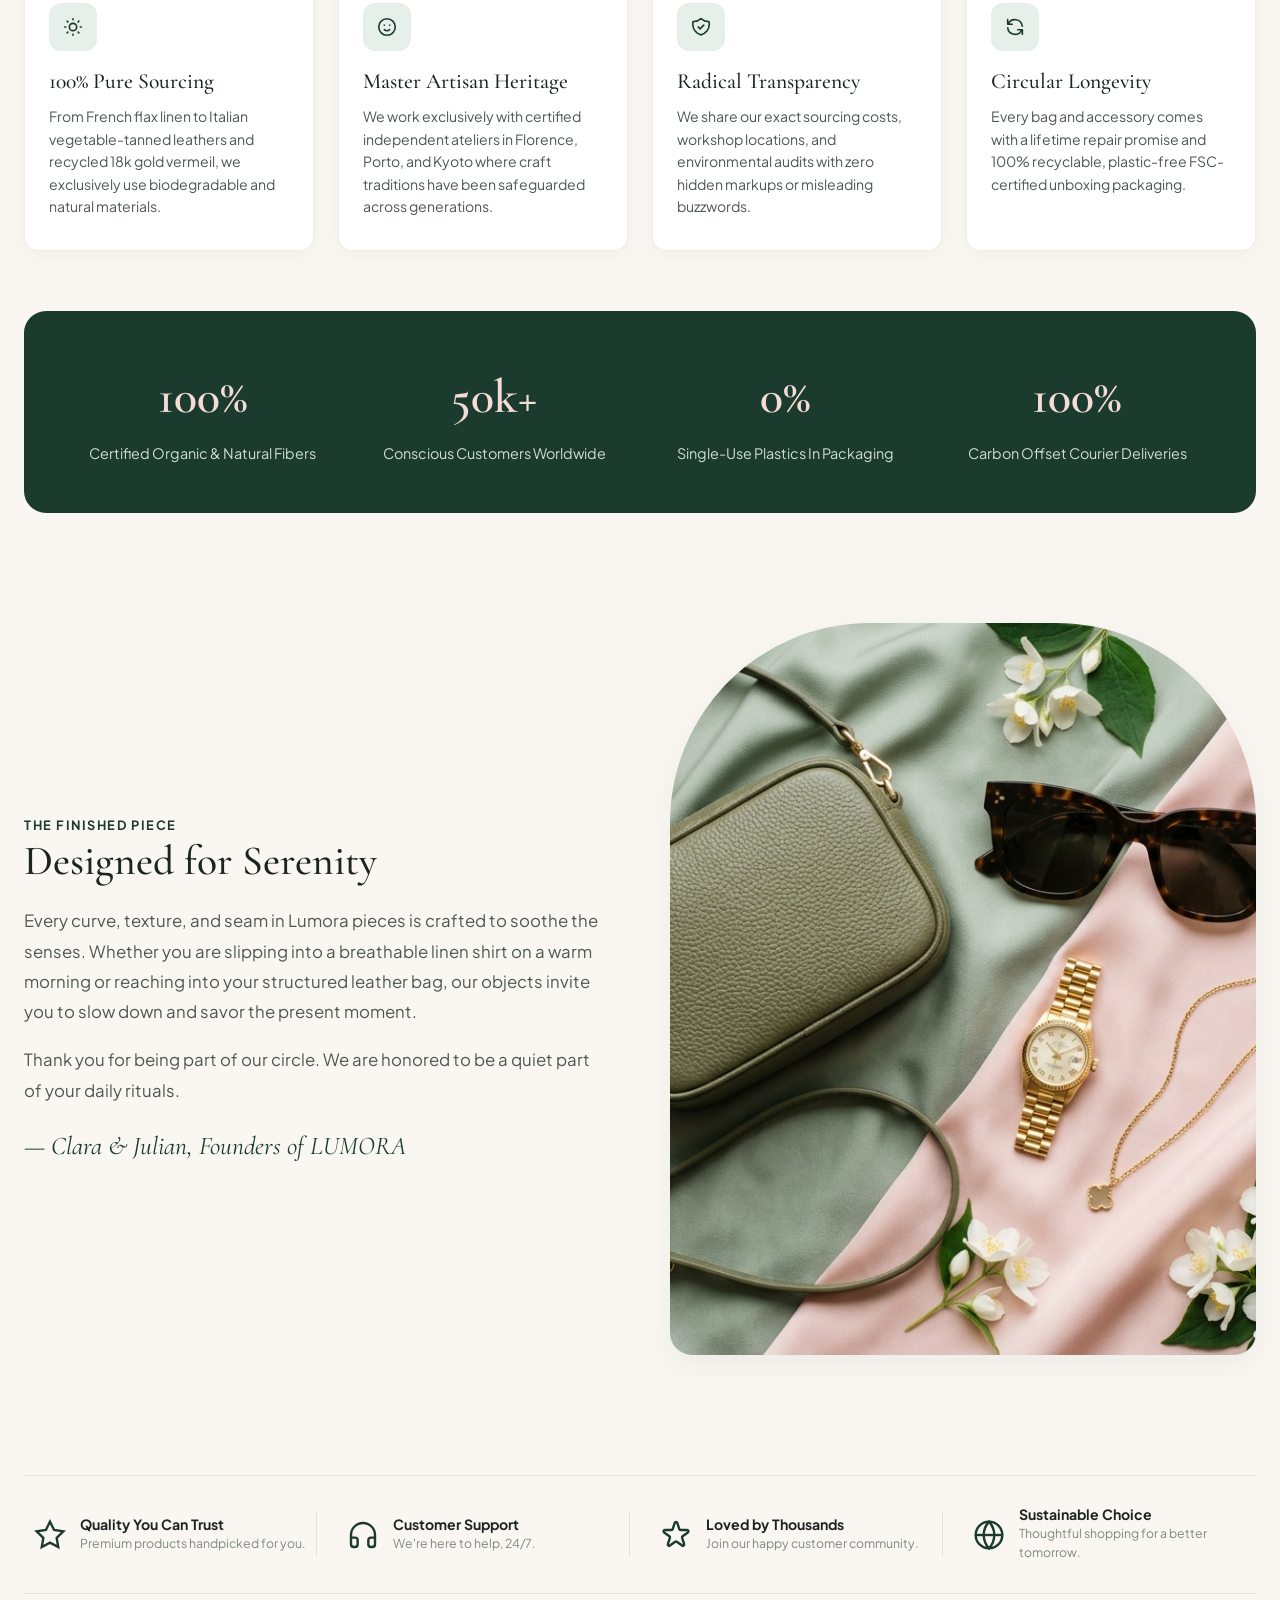
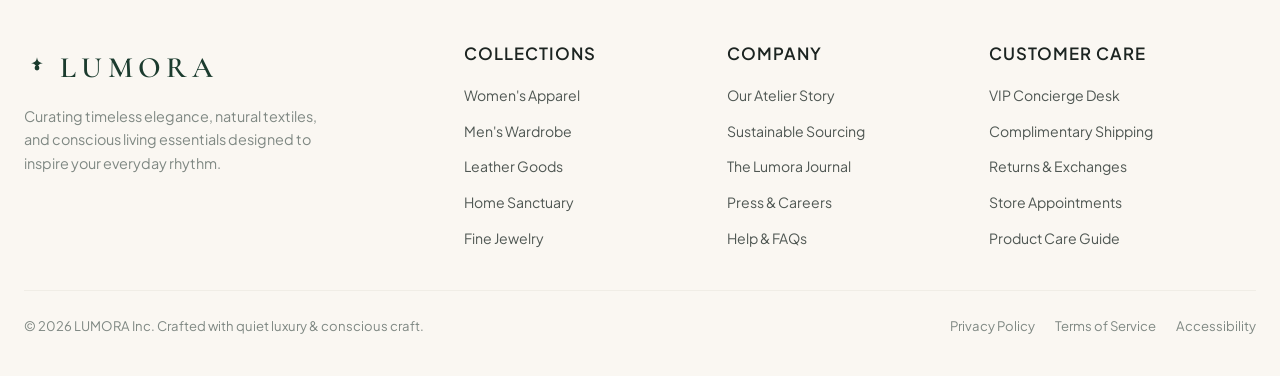
<file: about.html>
<!DOCTYPE html>
<html lang="en">
<head>
  <meta charset="UTF-8">
  <meta name="viewport" content="width=device-width, initial-scale=1.0">
  <title>About Us — Our Atelier Story & Sourcing | LUMORA</title>
  <meta name="description" content="Discover the story behind Lumora: mindful design, sustainable Italian craftsmanship, and quiet luxury made to endure generations.">
  <link rel="stylesheet" href="css/style.css">
  <link rel="stylesheet" href="css/pages.css">
</head>
<body>

  <!-- Top Announcement Bar -->
  <div class="announcement-bar">
    <span>Complimentary express delivery on all orders over $50</span>
    <a href="product.html">Shop Spring Essentials</a>
  </div>

  <!-- Header Navigation -->
  <header class="site-header">
    <div class="site-wrapper">
      <div class="header-container">
        
        <a href="index.html" class="brand-logo" id="header-brand-logo">
          <svg class="brand-icon" viewBox="0 0 24 24" fill="currentColor">
            <path d="M12 2C12.5 5.5 14 7 17.5 7.5C14 8 12.5 9.5 12 13C11.5 9.5 10 8 6.5 7.5C10 7 11.5 5.5 12 2Z" />
            <path d="M12 11C12.5 14.5 14 16 17.5 16.5C14 17 12.5 18.5 12 22C11.5 18.5 10 17 6.5 16.5C10 16 11.5 14.5 12 11Z" opacity="0.85"/>
            <circle cx="12" cy="12" r="2.2" />
          </svg>
          <span class="brand-name">LUMORA</span>
        </a>

        <nav class="main-nav">
          <a href="product.html" class="nav-link">Shop</a>
          <a href="index.html#categories" class="nav-link">Collections</a>
          <a href="index.html#new-arrivals" class="nav-link">New Arrivals</a>
          <a href="index.html#deals" class="nav-link">Deals</a>
          <a href="about.html" class="nav-link active">About</a>
          <a href="blog.html" class="nav-link">Journal</a>
          <a href="contact.html" class="nav-link">Contact</a>
        </nav>

        <div class="header-actions">
          <button class="action-btn search-trigger-btn" aria-label="Search Catalog">
            <svg width="20" height="20" fill="none" stroke="currentColor" viewBox="0 0 24 24">
              <path stroke-linecap="round" stroke-linejoin="round" stroke-width="1.8" d="M21 21l-6-6m2-5a7 7 0 11-14 0 7 7 0 0114 0z" />
            </svg>
          </button>

          <a href="contact.html" class="action-btn" aria-label="Customer Account">
            <svg width="21" height="21" fill="none" stroke="currentColor" viewBox="0 0 24 24">
              <path stroke-linecap="round" stroke-linejoin="round" stroke-width="1.8" d="M16 7a4 4 0 11-8 0 4 4 0 018 0zM12 14a7 7 0 00-7 7h14a7 7 0 00-7-7z" />
            </svg>
          </a>

          <button class="action-btn cart-trigger-btn" aria-label="View Shopping Bag">
            <svg width="21" height="21" fill="none" stroke="currentColor" viewBox="0 0 24 24">
              <path stroke-linecap="round" stroke-linejoin="round" stroke-width="1.8" d="M16 11V7a4 4 0 00-8 0v4M5 9h14l1 12H4L5 9z" />
            </svg>
            <span class="cart-count-badge">2</span>
          </button>

          <button class="mobile-menu-toggle" aria-label="Toggle navigation">
            <svg width="24" height="24" fill="none" stroke="currentColor" viewBox="0 0 24 24">
              <path stroke-linecap="round" stroke-linejoin="round" stroke-width="2" d="M4 6h16M4 12h16M4 18h16" />
            </svg>
          </button>
        </div>

      </div>
    </div>
  </header>

  <main>
    <!-- About Hero -->
    <section class="site-wrapper about-hero">
      <span class="about-hero-tag">THE LUMORA PHILOSOPHY</span>
      <h1 class="about-hero-title">Curating a life of quiet beauty, conscious craft, and calm elegance.</h1>
      <p class="about-hero-lead">We believe that what surrounds you shapes how you feel. Lumora was founded to replace fast-fashion noise with enduring materials, ethical craftsmanship, and effortless warmth.</p>
    </section>

    <!-- Editorial Story Block 1 -->
    <section class="site-wrapper">
      <div class="about-editorial-block">
        <div class="about-arch-img">
          <img src="assets/images/hero-model.jpg" alt="Lumora Aesthetic Model in Nature">
        </div>
        <div class="about-text-content">
          <span style="color: var(--color-blush); font-weight: 700; letter-spacing: 0.12em; font-size: 0.8rem; text-transform: uppercase;">HOW WE BEGAN</span>
          <h2>A Return to Intentional Living</h2>
          <p>In a world overloaded with fleeting trends and synthetic excess, Lumora began with a simple question: What if everything in your wardrobe and home was crafted with pure natural fibers, built to last a lifetime, and priced transparently?</p>
          <p>We spent two years searching for historic European mills and family-owned ateliers who share our reverence for slow manufacturing. Today, every piece in the Lumora edit is a tribute to human touch, organic earth-tones, and everyday functionality.</p>
          <div style="margin-top: 24px;">
            <a href="product.html" class="btn-primary">Explore The Core Collection</a>
          </div>
        </div>
      </div>
    </section>

    <!-- 4 Pillars of LUMORA -->
    <section class="site-wrapper" id="sustainability">
      <div style="text-align: center; max-width: 600px; margin: 0 auto 40px;">
        <span style="color: var(--color-text-muted); font-size: 0.8125rem; font-weight: 600; letter-spacing: 0.16em; text-transform: uppercase;">UNCOMPROMISING PRINCIPLES</span>
        <h2 style="font-size: 2.8rem; margin-top: 8px;">The Four Pillars of Lumora</h2>
      </div>

      <div class="pillars-grid">
        <!-- Pillar 1 -->
        <div class="pillar-card">
          <div class="pillar-icon-box">
            <svg width="22" height="22" fill="none" stroke="currentColor" viewBox="0 0 24 24">
              <path stroke-linecap="round" stroke-linejoin="round" stroke-width="1.8" d="M12 3v1m0 16v1m9-9h-1M4 12H3m15.364 6.364l-.707-.707M6.343 6.343l-.707-.707m12.728 0l-.707.707M6.343 17.657l-.707.707M16 12a4 4 0 11-8 0 4 4 0 018 0z"/>
            </svg>
          </div>
          <h3>100% Pure Sourcing</h3>
          <p>From French flax linen to Italian vegetable-tanned leathers and recycled 18k gold vermeil, we exclusively use biodegradable and natural materials.</p>
        </div>

        <!-- Pillar 2 -->
        <div class="pillar-card">
          <div class="pillar-icon-box">
            <svg width="22" height="22" fill="none" stroke="currentColor" viewBox="0 0 24 24">
              <path stroke-linecap="round" stroke-linejoin="round" stroke-width="1.8" d="M14.828 14.828a4 4 0 01-5.656 0M9 10h.01M15 10h.01M21 12a9 9 0 11-18 0 9 9 0 0118 0z"/>
            </svg>
          </div>
          <h3>Master Artisan Heritage</h3>
          <p>We work exclusively with certified independent ateliers in Florence, Porto, and Kyoto where craft traditions have been safeguarded across generations.</p>
        </div>

        <!-- Pillar 3 -->
        <div class="pillar-card">
          <div class="pillar-icon-box">
            <svg width="22" height="22" fill="none" stroke="currentColor" viewBox="0 0 24 24">
              <path stroke-linecap="round" stroke-linejoin="round" stroke-width="1.8" d="M9 12l2 2 4-4m5.618-4.016A11.955 11.955 0 0112 2.944a11.955 11.955 0 01-8.618 3.04A12.02 12.02 0 003 9c0 5.591 3.824 10.29 9 11.622 5.176-1.332 9-6.03 9-11.622 0-1.042-.133-2.052-.382-3.016z"/>
            </svg>
          </div>
          <h3>Radical Transparency</h3>
          <p>We share our exact sourcing costs, workshop locations, and environmental audits with zero hidden markups or misleading buzzwords.</p>
        </div>

        <!-- Pillar 4 -->
        <div class="pillar-card">
          <div class="pillar-icon-box">
            <svg width="22" height="22" fill="none" stroke="currentColor" viewBox="0 0 24 24">
              <path stroke-linecap="round" stroke-linejoin="round" stroke-width="1.8" d="M4 4v5h.582m15.356 2A8.001 8.001 0 004.582 9m0 0H9m11 11v-5h-.581m0 0a8.003 8.003 0 01-15.357-2m15.357 2H15"/>
            </svg>
          </div>
          <h3>Circular Longevity</h3>
          <p>Every bag and accessory comes with a lifetime repair promise and 100% recyclable, plastic-free FSC-certified unboxing packaging.</p>
        </div>
      </div>
    </section>

    <!-- Stats Counter Strip -->
    <div class="site-wrapper">
      <div class="stats-counter-strip">
        <div>
          <div class="stat-item-number">100%</div>
          <div class="stat-item-label">Certified Organic & Natural Fibers</div>
        </div>
        <div>
          <div class="stat-item-number">50k+</div>
          <div class="stat-item-label">Conscious Customers Worldwide</div>
        </div>
        <div>
          <div class="stat-item-number">0%</div>
          <div class="stat-item-label">Single-Use Plastics In Packaging</div>
        </div>
        <div>
          <div class="stat-item-number">100%</div>
          <div class="stat-item-label">Carbon Offset Courier Deliveries</div>
        </div>
      </div>
    </div>

    <!-- Editorial Story Block 2 -->
    <section class="site-wrapper" style="padding-bottom: 70px;">
      <div class="about-editorial-block" style="direction: rtl;">
        <div class="about-arch-img" style="direction: ltr;">
          <img src="assets/images/spring-sale.jpg" alt="Lumora Artisan Finished Goods">
        </div>
        <div class="about-text-content" style="direction: ltr;">
          <span style="color: var(--color-primary); font-weight: 700; letter-spacing: 0.12em; font-size: 0.8rem; text-transform: uppercase;">THE FINISHED PIECE</span>
          <h2>Designed for Serenity</h2>
          <p>Every curve, texture, and seam in Lumora pieces is crafted to soothe the senses. Whether you are slipping into a breathable linen shirt on a warm morning or reaching into your structured leather bag, our objects invite you to slow down and savor the present moment.</p>
          <p>Thank you for being part of our circle. We are honored to be a quiet part of your daily rituals.</p>
          <div style="font-family: var(--font-serif); font-size: 1.6rem; color: var(--color-primary); font-style: italic; margin-top: 20px;">
            — Clara & Julian, Founders of LUMORA
          </div>
        </div>
      </div>
    </section>

    <!-- Footer Trust Bar -->
    <div class="site-wrapper">
      <div class="footer-trust-bar">
        <div class="trust-col">
          <svg class="trust-col-icon" viewBox="0 0 24 24" fill="none" stroke="currentColor">
            <polygon points="12 2 15.09 8.26 22 9.27 17 14.14 18.18 21.02 12 17.77 5.82 21.02 7 14.14 2 9.27 8.91 8.26 12 2" stroke-width="1.8"/>
          </svg>
          <div>
            <div class="trust-col-title">Quality You Can Trust</div>
            <div class="trust-col-desc">Premium products handpicked for you.</div>
          </div>
        </div>

        <div class="trust-col">
          <svg class="trust-col-icon" viewBox="0 0 24 24" fill="none" stroke="currentColor">
            <path stroke-linecap="round" stroke-linejoin="round" stroke-width="1.8" d="M3 18v-6a9 9 0 0118 0v6M21 19a2 2 0 01-2 2h-1a2 2 0 01-2-2v-3a2 2 0 012-2h3zM3 19a2 2 0 002 2h1a2 2 0 002-2v-3a2 2 0 00-2-2H3z"/>
          </svg>
          <div>
            <div class="trust-col-title">Customer Support</div>
            <div class="trust-col-desc">We're here to help, 24/7.</div>
          </div>
        </div>

        <div class="trust-col">
          <svg class="trust-col-icon" viewBox="0 0 24 24" fill="none" stroke="currentColor">
            <path stroke-linecap="round" stroke-linejoin="round" stroke-width="1.8" d="M11.049 2.927c.3-.921 1.603-.921 1.902 0l1.519 4.674a1 1 0 00.95.69h4.915c.969 0 1.371 1.24.588 1.81l-3.976 2.888a1 1 0 00-.363 1.118l1.518 4.674c.3.922-.755 1.688-1.538 1.118l-3.976-2.888a1 1 0 00-1.176 0l-3.976 2.888c-.783.57-1.838-.197-1.538-1.118l1.518-4.674a1 1 0 00-.363-1.118l-3.976-2.888c-.784-.57-.38-1.81.588-1.81h4.914a1 1 0 00.951-.69l1.519-4.674z"/>
          </svg>
          <div>
            <div class="trust-col-title">Loved by Thousands</div>
            <div class="trust-col-desc">Join our happy customer community.</div>
          </div>
        </div>

        <div class="trust-col">
          <svg class="trust-col-icon" viewBox="0 0 24 24" fill="none" stroke="currentColor">
            <circle cx="12" cy="12" r="10" stroke-width="1.8"/>
            <line x1="2" y1="12" x2="22" y2="12" stroke-width="1.8"/>
            <path d="M12 2a15.3 15.3 0 0 1 4 10 15.3 15.3 0 0 1-4 10 15.3 15.3 0 0 1-4-10 15.3 15.3 0 0 1 4-10z" stroke-width="1.8"/>
          </svg>
          <div>
            <div class="trust-col-title">Sustainable Choice</div>
            <div class="trust-col-desc">Thoughtful shopping for a better tomorrow.</div>
          </div>
        </div>
      </div>
    </div>
  </main>

  <!-- Main Footer -->
  <footer class="site-footer">
    <div class="site-wrapper">
      <div class="footer-grid">
        <div class="footer-brand">
          <a href="index.html" class="brand-logo">
            <svg class="brand-icon" viewBox="0 0 24 24" fill="currentColor">
              <path d="M12 2C12.5 5.5 14 7 17.5 7.5C14 8 12.5 9.5 12 13C11.5 9.5 10 8 6.5 7.5C10 7 11.5 5.5 12 2Z" />
              <circle cx="12" cy="12" r="2.2" />
            </svg>
            <span class="brand-name">LUMORA</span>
          </a>
          <p>Curating timeless elegance, natural textiles, and conscious living essentials designed to inspire your everyday rhythm.</p>
        </div>

        <div class="footer-column">
          <h4>Collections</h4>
          <ul class="footer-links">
            <li><a href="product.html">Women's Apparel</a></li>
            <li><a href="product.html">Men's Wardrobe</a></li>
            <li><a href="product.html">Leather Goods</a></li>
            <li><a href="product.html">Home Sanctuary</a></li>
            <li><a href="product.html">Fine Jewelry</a></li>
          </ul>
        </div>

        <div class="footer-column">
          <h4>Company</h4>
          <ul class="footer-links">
            <li><a href="about.html">Our Atelier Story</a></li>
            <li><a href="about.html#sustainability">Sustainable Sourcing</a></li>
            <li><a href="blog.html">The Lumora Journal</a></li>
            <li><a href="contact.html">Press & Careers</a></li>
            <li><a href="faq.html">Help & FAQs</a></li>
          </ul>
        </div>

        <div class="footer-column">
          <h4>Customer Care</h4>
          <ul class="footer-links">
            <li><a href="contact.html">VIP Concierge Desk</a></li>
            <li><a href="faq.html">Complimentary Shipping</a></li>
            <li><a href="faq.html">Returns & Exchanges</a></li>
            <li><a href="contact.html">Store Appointments</a></li>
            <li><a href="faq.html">Product Care Guide</a></li>
          </ul>
        </div>
      </div>

      <div class="footer-bottom">
        <span>© 2026 LUMORA Inc. Crafted with quiet luxury & conscious craft.</span>
        <div class="footer-bottom-links">
          <a href="faq.html">Privacy Policy</a>
          <a href="faq.html">Terms of Service</a>
          <a href="faq.html">Accessibility</a>
        </div>
      </div>
    </div>
  </footer>

  <!-- Slide-Out Cart Drawer -->
  <div class="cart-drawer-overlay" id="cart-overlay"></div>
  <div class="cart-drawer" id="cart-drawer">
    <div class="cart-drawer-header">
      <h3>Your Shopping Bag</h3>
      <button class="cart-close-btn" id="cart-close-btn" aria-label="Close Bag">✕</button>
    </div>
    <div class="cart-shipping-meter">
      <div class="shipping-meter-text" id="cart-shipping-notice">✨ Complimentary Express Shipping Unlocked</div>
      <div class="shipping-progress-bar">
        <div class="shipping-progress-fill" id="cart-shipping-fill"></div>
      </div>
    </div>
    <div class="cart-items-container" id="cart-items-container"></div>
    <div class="cart-drawer-footer">
      <div class="cart-subtotal-row">
        <span class="subtotal-label">Subtotal</span>
        <span class="subtotal-value" id="cart-subtotal-price">$155.00</span>
      </div>
      <p style="font-size: 0.8rem; color: var(--color-text-muted); margin-bottom: 14px; text-align: center;">Taxes and shipping calculated at checkout.</p>
      <button class="btn-primary checkout-btn" onclick="showToast('Proceeding to Secure Checkout...')">Proceed to Checkout</button>
    </div>
  </div>

  <!-- Quick Search Modal -->
  <div class="search-modal-overlay" id="search-modal">
    <div class="search-modal-box">
      <div class="search-input-header">
        <svg width="22" height="22" fill="none" stroke="currentColor" viewBox="0 0 24 24" style="color: var(--color-text-muted);">
          <path stroke-linecap="round" stroke-linejoin="round" stroke-width="2" d="M21 21l-6-6m2-5a7 7 0 11-14 0 7 7 0 0114 0z"/>
        </svg>
        <input type="text" placeholder="Search curated collections, products, materials..." id="search-input">
        <button class="search-close-btn">✕</button>
      </div>
      <div class="search-results-pane" id="search-results"></div>
    </div>
  </div>

  <!-- Toast Notification Container -->
  <div class="toast-container" id="toast-container"></div>

  <!-- Scripts -->
  <script src="js/data.js"></script>
  <script src="js/main.js"></script>
</body>
</html>
</file>
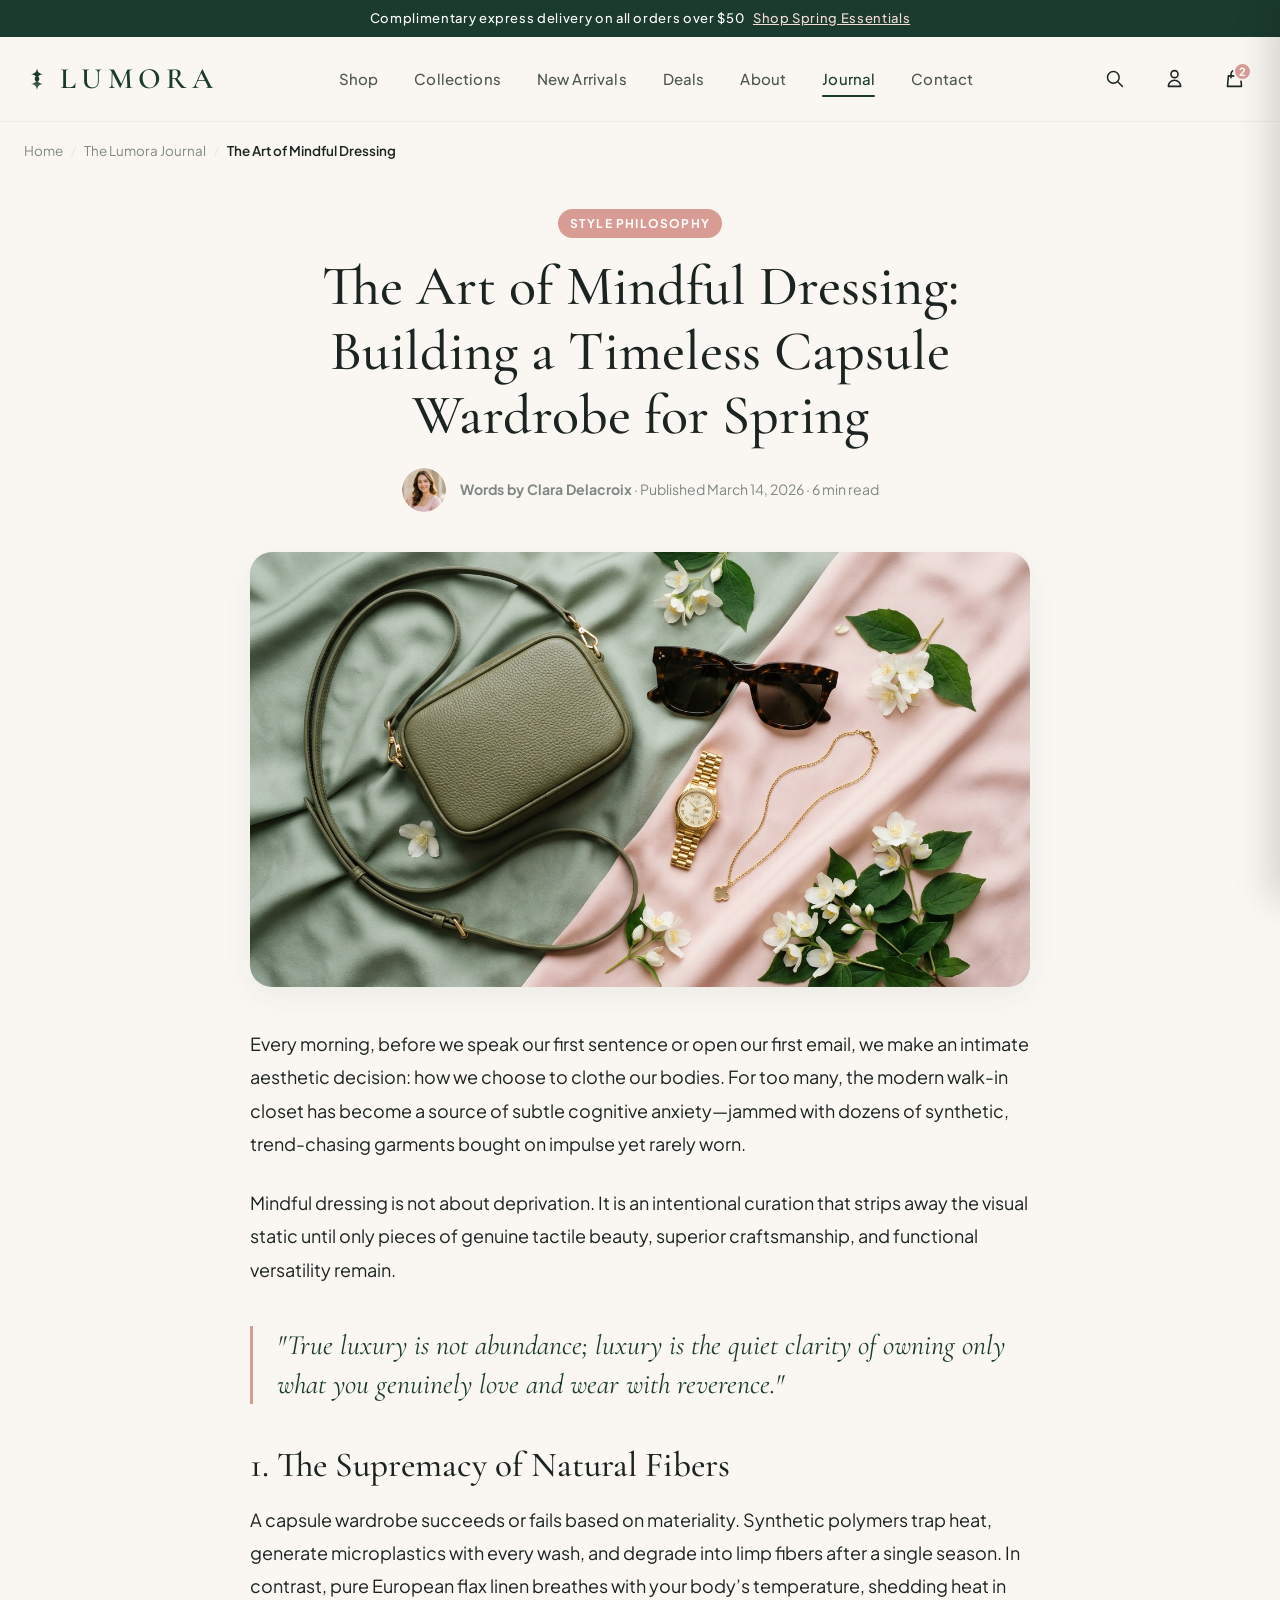
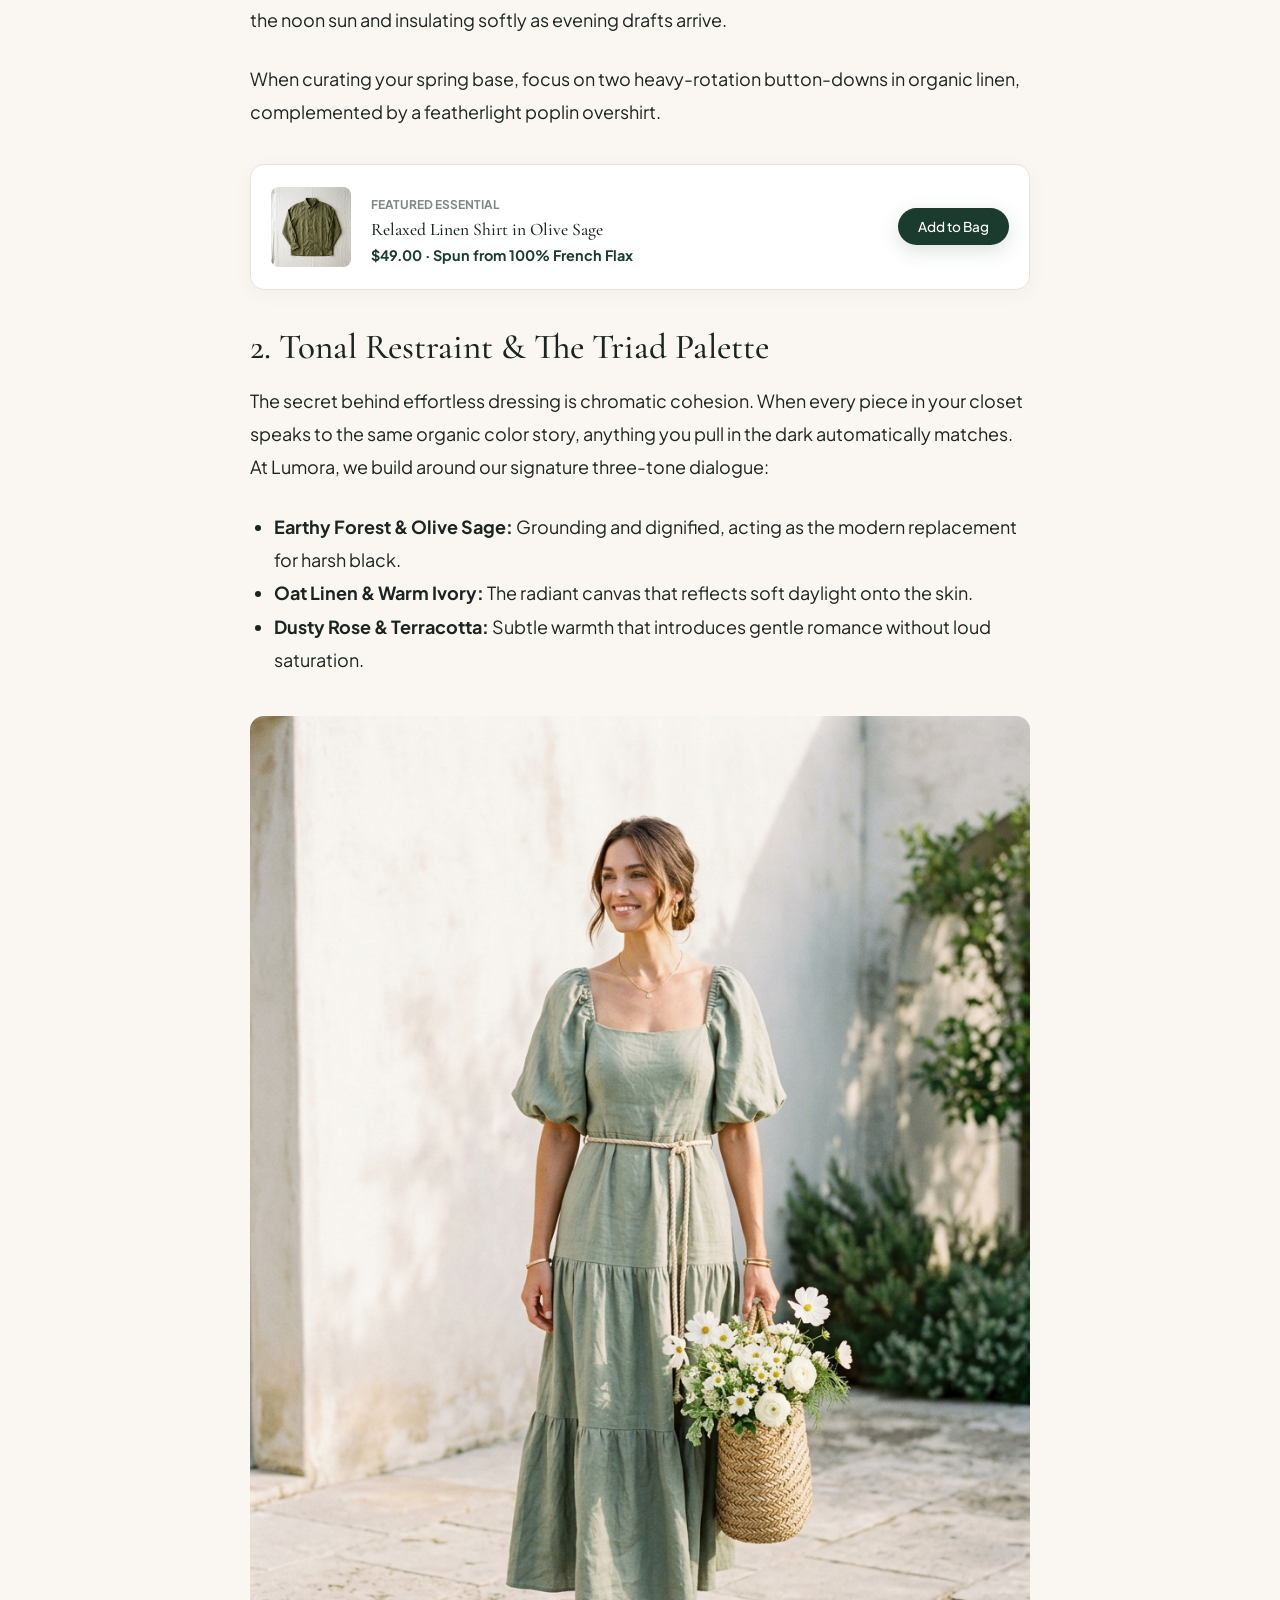
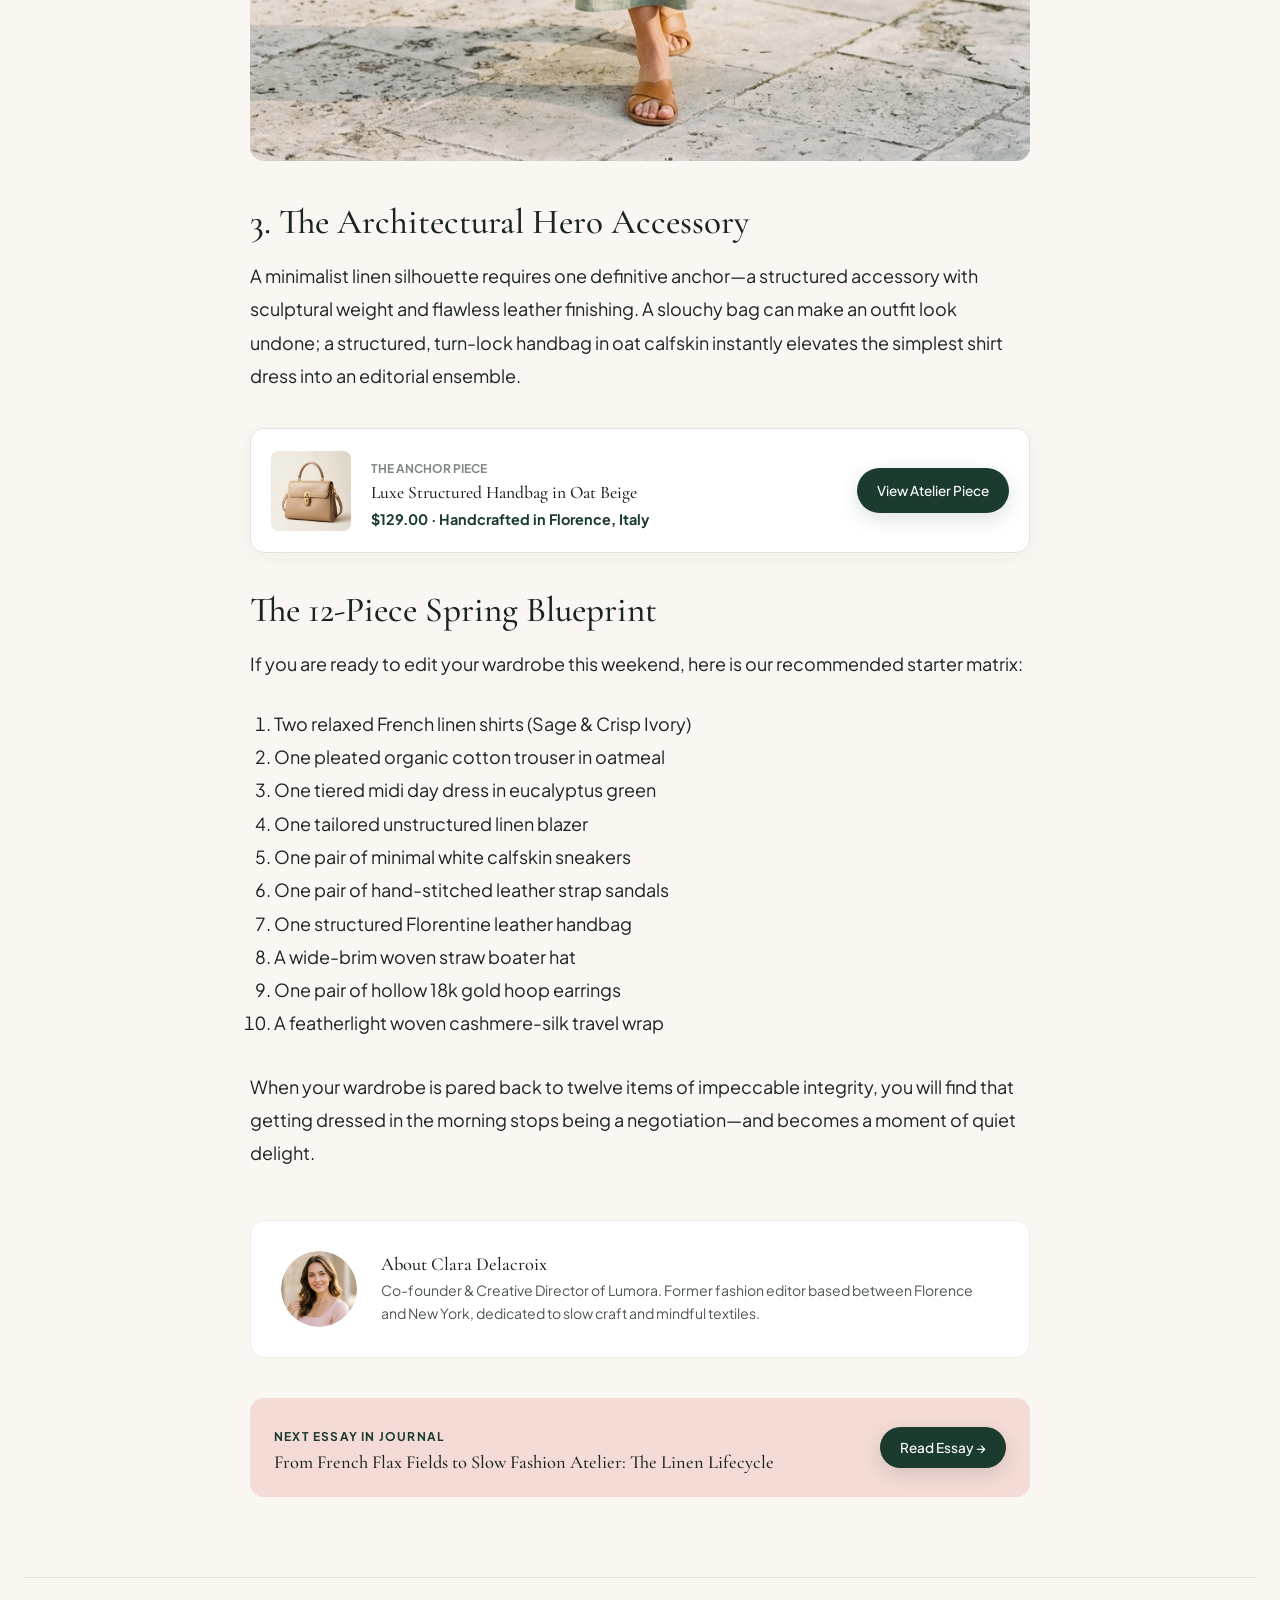
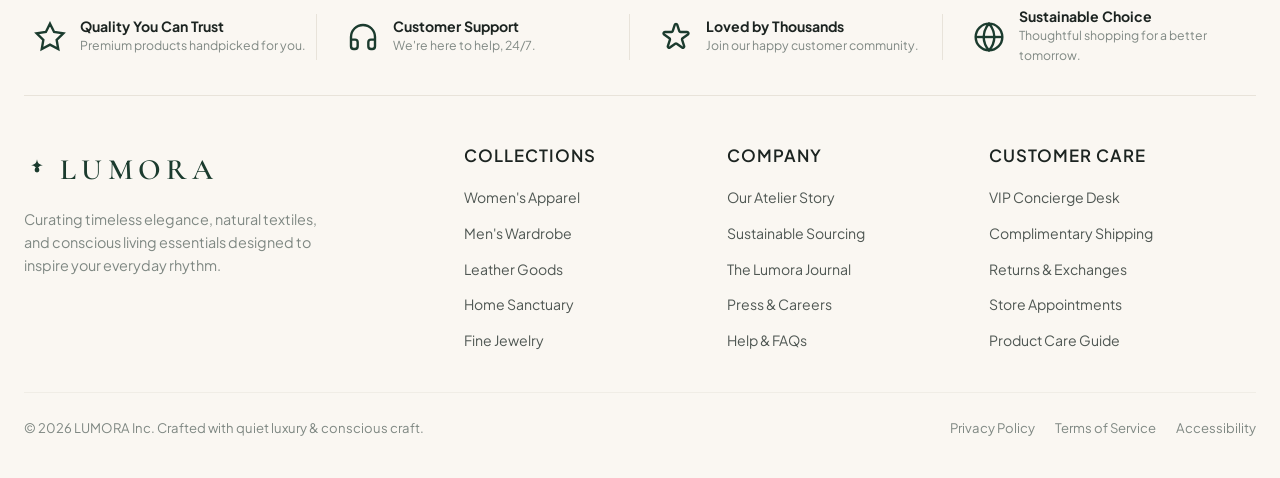
<file: blog-post.html>
<!DOCTYPE html>
<html lang="en">
<head>
  <meta charset="UTF-8">
  <meta name="viewport" content="width=device-width, initial-scale=1.0">
  <title>The Art of Mindful Dressing: Building a Timeless Capsule Wardrobe — LUMORA Journal</title>
  <meta name="description" content="Discover how to build an intentional, sustainable spring capsule wardrobe with natural fibers, tonal harmony, and quiet luxury tailoring.">
  <link rel="stylesheet" href="css/style.css">
  <link rel="stylesheet" href="css/pages.css">
</head>
<body>

  <!-- Reading Progress Bar -->
  <div class="reading-progress-bar" id="reading-progress"></div>

  <!-- Top Announcement Bar -->
  <div class="announcement-bar">
    <span>Complimentary express delivery on all orders over $50</span>
    <a href="product.html">Shop Spring Essentials</a>
  </div>

  <!-- Header Navigation -->
  <header class="site-header">
    <div class="site-wrapper">
      <div class="header-container">
        
        <a href="index.html" class="brand-logo" id="header-brand-logo">
          <svg class="brand-icon" viewBox="0 0 24 24" fill="currentColor">
            <path d="M12 2C12.5 5.5 14 7 17.5 7.5C14 8 12.5 9.5 12 13C11.5 9.5 10 8 6.5 7.5C10 7 11.5 5.5 12 2Z" />
            <path d="M12 11C12.5 14.5 14 16 17.5 16.5C14 17 12.5 18.5 12 22C11.5 18.5 10 17 6.5 16.5C10 16 11.5 14.5 12 11Z" opacity="0.85"/>
            <circle cx="12" cy="12" r="2.2" />
          </svg>
          <span class="brand-name">LUMORA</span>
        </a>

        <nav class="main-nav">
          <a href="product.html" class="nav-link">Shop</a>
          <a href="index.html#categories" class="nav-link">Collections</a>
          <a href="index.html#new-arrivals" class="nav-link">New Arrivals</a>
          <a href="index.html#deals" class="nav-link">Deals</a>
          <a href="about.html" class="nav-link">About</a>
          <a href="blog.html" class="nav-link active">Journal</a>
          <a href="contact.html" class="nav-link">Contact</a>
        </nav>

        <div class="header-actions">
          <button class="action-btn search-trigger-btn" aria-label="Search Catalog">
            <svg width="20" height="20" fill="none" stroke="currentColor" viewBox="0 0 24 24">
              <path stroke-linecap="round" stroke-linejoin="round" stroke-width="1.8" d="M21 21l-6-6m2-5a7 7 0 11-14 0 7 7 0 0114 0z" />
            </svg>
          </button>

          <a href="contact.html" class="action-btn" aria-label="Customer Account">
            <svg width="21" height="21" fill="none" stroke="currentColor" viewBox="0 0 24 24">
              <path stroke-linecap="round" stroke-linejoin="round" stroke-width="1.8" d="M16 7a4 4 0 11-8 0 4 4 0 018 0zM12 14a7 7 0 00-7 7h14a7 7 0 00-7-7z" />
            </svg>
          </a>

          <button class="action-btn cart-trigger-btn" aria-label="View Shopping Bag">
            <svg width="21" height="21" fill="none" stroke="currentColor" viewBox="0 0 24 24">
              <path stroke-linecap="round" stroke-linejoin="round" stroke-width="1.8" d="M16 11V7a4 4 0 00-8 0v4M5 9h14l1 12H4L5 9z" />
            </svg>
            <span class="cart-count-badge">2</span>
          </button>

          <button class="mobile-menu-toggle" aria-label="Toggle navigation">
            <svg width="24" height="24" fill="none" stroke="currentColor" viewBox="0 0 24 24">
              <path stroke-linecap="round" stroke-linejoin="round" stroke-width="2" d="M4 6h16M4 12h16M4 18h16" />
            </svg>
          </button>
        </div>

      </div>
    </div>
  </header>

  <main>
    <div class="site-wrapper">
      <nav class="breadcrumbs-bar" aria-label="Breadcrumb">
        <ol class="breadcrumbs-list">
          <li><a href="index.html">Home</a></li>
          <li class="breadcrumbs-separator">/</li>
          <li><a href="blog.html">The Lumora Journal</a></li>
          <li class="breadcrumbs-separator">/</li>
          <li class="breadcrumbs-current" aria-current="page">The Art of Mindful Dressing</li>
        </ol>
      </nav>
    </div>

    <!-- Article Reader Container -->
    <article class="site-wrapper article-container">
      
      <!-- Article Header -->
      <header class="article-header">
        <span class="blog-tag" style="margin-bottom: 16px;">Style Philosophy</span>
        <h1 class="article-title">The Art of Mindful Dressing: Building a Timeless Capsule Wardrobe for Spring</h1>
        
        <div class="article-author-strip">
          <img src="assets/images/cat-women.jpg" alt="Clara Delacroix" class="article-author-img">
          <div>
            <strong>Words by Clara Delacroix</strong> · Published March 14, 2026 · 6 min read
          </div>
        </div>
      </header>

      <!-- Main Feature Image -->
      <div class="article-lead-image">
        <img src="assets/images/spring-sale.jpg" alt="Spring Accessories & Capsule Styling">
      </div>

      <!-- Article Body -->
      <div class="article-body-content">
        <p>Every morning, before we speak our first sentence or open our first email, we make an intimate aesthetic decision: how we choose to clothe our bodies. For too many, the modern walk-in closet has become a source of subtle cognitive anxiety—jammed with dozens of synthetic, trend-chasing garments bought on impulse yet rarely worn.</p>

        <p>Mindful dressing is not about deprivation. It is an intentional curation that strips away the visual static until only pieces of genuine tactile beauty, superior craftsmanship, and functional versatility remain.</p>

        <blockquote>
          "True luxury is not abundance; luxury is the quiet clarity of owning only what you genuinely love and wear with reverence."
        </blockquote>

        <h2 style="font-size: 2.2rem; margin: 36px 0 16px;">1. The Supremacy of Natural Fibers</h2>
        <p>A capsule wardrobe succeeds or fails based on materiality. Synthetic polymers trap heat, generate microplastics with every wash, and degrade into limp fibers after a single season. In contrast, pure European flax linen breathes with your body’s temperature, shedding heat in the noon sun and insulating softly as evening drafts arrive.</p>

        <p>When curating your spring base, focus on two heavy-rotation button-downs in organic linen, complemented by a featherlight poplin overshirt.</p>

        <!-- Shoppable Product Inset 1 -->
        <div class="shoppable-inline-card">
          <img src="assets/images/linen-shirt.jpg" alt="Relaxed Linen Shirt" class="shoppable-thumb">
          <div class="shoppable-info">
            <span style="font-size: 0.75rem; text-transform: uppercase; color: var(--color-text-muted); font-weight: 700;">Featured Essential</span>
            <h4>Relaxed Linen Shirt in Olive Sage</h4>
            <p>$49.00 · Spun from 100% French Flax</p>
          </div>
          <button class="btn-primary add-to-cart-btn" data-id="linen-shirt" style="padding: 10px 20px; font-size: 0.85rem;">Add to Bag</button>
        </div>

        <h2 style="font-size: 2.2rem; margin: 36px 0 16px;">2. Tonal Restraint & The Triad Palette</h2>
        <p>The secret behind effortless dressing is chromatic cohesion. When every piece in your closet speaks to the same organic color story, anything you pull in the dark automatically matches. At Lumora, we build around our signature three-tone dialogue:</p>

        <ul style="margin-left: 24px; margin-bottom: 24px;">
          <li><strong>Earthy Forest & Olive Sage:</strong> Grounding and dignified, acting as the modern replacement for harsh black.</li>
          <li><strong>Oat Linen & Warm Ivory:</strong> The radiant canvas that reflects soft daylight onto the skin.</li>
          <li><strong>Dusty Rose & Terracotta:</strong> Subtle warmth that introduces gentle romance without loud saturation.</li>
        </ul>

        <div style="margin: 40px 0; border-radius: var(--radius-md); overflow: hidden;">
          <img src="assets/images/hero-model.jpg" alt="Lumora Spring Capsule Silhouette">
        </div>

        <h2 style="font-size: 2.2rem; margin: 36px 0 16px;">3. The Architectural Hero Accessory</h2>
        <p>A minimalist linen silhouette requires one definitive anchor—a structured accessory with sculptural weight and flawless leather finishing. A slouchy bag can make an outfit look undone; a structured, turn-lock handbag in oat calfskin instantly elevates the simplest shirt dress into an editorial ensemble.</p>

        <!-- Shoppable Product Inset 2 -->
        <div class="shoppable-inline-card">
          <img src="assets/images/luxe-handbag.jpg" alt="Luxe Structured Handbag" class="shoppable-thumb">
          <div class="shoppable-info">
            <span style="font-size: 0.75rem; text-transform: uppercase; color: var(--color-text-muted); font-weight: 700;">The Anchor Piece</span>
            <h4>Luxe Structured Handbag in Oat Beige</h4>
            <p>$129.00 · Handcrafted in Florence, Italy</p>
          </div>
          <a href="product.html" class="btn-primary" style="padding: 10px 20px; font-size: 0.85rem;">View Atelier Piece</a>
        </div>

        <h2 style="font-size: 2.2rem; margin: 36px 0 16px;">The 12-Piece Spring Blueprint</h2>
        <p>If you are ready to edit your wardrobe this weekend, here is our recommended starter matrix:</p>
        <ol style="margin-left: 24px; margin-bottom: 30px;">
          <li>Two relaxed French linen shirts (Sage & Crisp Ivory)</li>
          <li>One pleated organic cotton trouser in oatmeal</li>
          <li>One tiered midi day dress in eucalyptus green</li>
          <li>One tailored unstructured linen blazer</li>
          <li>One pair of minimal white calfskin sneakers</li>
          <li>One pair of hand-stitched leather strap sandals</li>
          <li>One structured Florentine leather handbag</li>
          <li>A wide-brim woven straw boater hat</li>
          <li>One pair of hollow 18k gold hoop earrings</li>
          <li>A featherlight woven cashmere-silk travel wrap</li>
        </ol>

        <p>When your wardrobe is pared back to twelve items of impeccable integrity, you will find that getting dressed in the morning stops being a negotiation—and becomes a moment of quiet delight.</p>
      </div>

      <!-- Author Bio Card -->
      <div style="background-color: #FFFFFF; border-radius: var(--radius-md); padding: 30px; border: 1px solid var(--color-border-light); margin-top: 50px; display: flex; align-items: center; gap: 24px;">
        <img src="assets/images/cat-women.jpg" alt="Clara Delacroix" style="width: 76px; height: 76px; border-radius: var(--radius-full); object-fit: cover;">
        <div>
          <h4 style="font-size: 1.15rem; margin-bottom: 4px;">About Clara Delacroix</h4>
          <p style="font-size: 0.88rem; color: var(--color-text-body); margin-bottom: 0;">Co-founder & Creative Director of Lumora. Former fashion editor based between Florence and New York, dedicated to slow craft and mindful textiles.</p>
        </div>
      </div>

      <!-- Next Article Link -->
      <div style="margin-top: 40px; padding: 24px; background-color: var(--color-blush-soft); border-radius: var(--radius-md); display: flex; align-items: center; justify-content: space-between;">
        <div>
          <span style="font-size: 0.75rem; text-transform: uppercase; letter-spacing: 0.1em; color: var(--color-primary); font-weight: 700;">NEXT ESSAY IN JOURNAL</span>
          <h4 style="font-size: 1.15rem; margin-top: 4px;">From French Flax Fields to Slow Fashion Atelier: The Linen Lifecycle</h4>
        </div>
        <a href="blog.html" class="btn-primary" style="padding: 10px 20px; font-size: 0.85rem;">Read Essay →</a>
      </div>

    </article>

    <!-- Footer Trust Bar -->
    <div class="site-wrapper">
      <div class="footer-trust-bar">
        <div class="trust-col">
          <svg class="trust-col-icon" viewBox="0 0 24 24" fill="none" stroke="currentColor">
            <polygon points="12 2 15.09 8.26 22 9.27 17 14.14 18.18 21.02 12 17.77 5.82 21.02 7 14.14 2 9.27 8.91 8.26 12 2" stroke-width="1.8"/>
          </svg>
          <div>
            <div class="trust-col-title">Quality You Can Trust</div>
            <div class="trust-col-desc">Premium products handpicked for you.</div>
          </div>
        </div>

        <div class="trust-col">
          <svg class="trust-col-icon" viewBox="0 0 24 24" fill="none" stroke="currentColor">
            <path stroke-linecap="round" stroke-linejoin="round" stroke-width="1.8" d="M3 18v-6a9 9 0 0118 0v6M21 19a2 2 0 01-2 2h-1a2 2 0 01-2-2v-3a2 2 0 012-2h3zM3 19a2 2 0 002 2h1a2 2 0 002-2v-3a2 2 0 00-2-2H3z"/>
          </svg>
          <div>
            <div class="trust-col-title">Customer Support</div>
            <div class="trust-col-desc">We're here to help, 24/7.</div>
          </div>
        </div>

        <div class="trust-col">
          <svg class="trust-col-icon" viewBox="0 0 24 24" fill="none" stroke="currentColor">
            <path stroke-linecap="round" stroke-linejoin="round" stroke-width="1.8" d="M11.049 2.927c.3-.921 1.603-.921 1.902 0l1.519 4.674a1 1 0 00.95.69h4.915c.969 0 1.371 1.24.588 1.81l-3.976 2.888a1 1 0 00-.363 1.118l1.518 4.674c.3.922-.755 1.688-1.538 1.118l-3.976-2.888a1 1 0 00-1.176 0l-3.976 2.888c-.783.57-1.838-.197-1.538-1.118l1.518-4.674a1 1 0 00-.363-1.118l-3.976-2.888c-.784-.57-.38-1.81.588-1.81h4.914a1 1 0 00.951-.69l1.519-4.674z"/>
          </svg>
          <div>
            <div class="trust-col-title">Loved by Thousands</div>
            <div class="trust-col-desc">Join our happy customer community.</div>
          </div>
        </div>

        <div class="trust-col">
          <svg class="trust-col-icon" viewBox="0 0 24 24" fill="none" stroke="currentColor">
            <circle cx="12" cy="12" r="10" stroke-width="1.8"/>
            <line x1="2" y1="12" x2="22" y2="12" stroke-width="1.8"/>
            <path d="M12 2a15.3 15.3 0 0 1 4 10 15.3 15.3 0 0 1-4 10 15.3 15.3 0 0 1-4-10 15.3 15.3 0 0 1 4-10z" stroke-width="1.8"/>
          </svg>
          <div>
            <div class="trust-col-title">Sustainable Choice</div>
            <div class="trust-col-desc">Thoughtful shopping for a better tomorrow.</div>
          </div>
        </div>
      </div>
    </div>
  </main>

  <!-- Main Footer -->
  <footer class="site-footer">
    <div class="site-wrapper">
      <div class="footer-grid">
        <div class="footer-brand">
          <a href="index.html" class="brand-logo">
            <svg class="brand-icon" viewBox="0 0 24 24" fill="currentColor">
              <path d="M12 2C12.5 5.5 14 7 17.5 7.5C14 8 12.5 9.5 12 13C11.5 9.5 10 8 6.5 7.5C10 7 11.5 5.5 12 2Z" />
              <circle cx="12" cy="12" r="2.2" />
            </svg>
            <span class="brand-name">LUMORA</span>
          </a>
          <p>Curating timeless elegance, natural textiles, and conscious living essentials designed to inspire your everyday rhythm.</p>
        </div>

        <div class="footer-column">
          <h4>Collections</h4>
          <ul class="footer-links">
            <li><a href="product.html">Women's Apparel</a></li>
            <li><a href="product.html">Men's Wardrobe</a></li>
            <li><a href="product.html">Leather Goods</a></li>
            <li><a href="product.html">Home Sanctuary</a></li>
            <li><a href="product.html">Fine Jewelry</a></li>
          </ul>
        </div>

        <div class="footer-column">
          <h4>Company</h4>
          <ul class="footer-links">
            <li><a href="about.html">Our Atelier Story</a></li>
            <li><a href="about.html#sustainability">Sustainable Sourcing</a></li>
            <li><a href="blog.html">The Lumora Journal</a></li>
            <li><a href="contact.html">Press & Careers</a></li>
            <li><a href="faq.html">Help & FAQs</a></li>
          </ul>
        </div>

        <div class="footer-column">
          <h4>Customer Care</h4>
          <ul class="footer-links">
            <li><a href="contact.html">VIP Concierge Desk</a></li>
            <li><a href="faq.html">Complimentary Shipping</a></li>
            <li><a href="faq.html">Returns & Exchanges</a></li>
            <li><a href="contact.html">Store Appointments</a></li>
            <li><a href="faq.html">Product Care Guide</a></li>
          </ul>
        </div>
      </div>

      <div class="footer-bottom">
        <span>© 2026 LUMORA Inc. Crafted with quiet luxury & conscious craft.</span>
        <div class="footer-bottom-links">
          <a href="faq.html">Privacy Policy</a>
          <a href="faq.html">Terms of Service</a>
          <a href="faq.html">Accessibility</a>
        </div>
      </div>
    </div>
  </footer>

  <!-- Slide-Out Cart Drawer -->
  <div class="cart-drawer-overlay" id="cart-overlay"></div>
  <div class="cart-drawer" id="cart-drawer">
    <div class="cart-drawer-header">
      <h3>Your Shopping Bag</h3>
      <button class="cart-close-btn" id="cart-close-btn" aria-label="Close Bag">✕</button>
    </div>
    <div class="cart-shipping-meter">
      <div class="shipping-meter-text" id="cart-shipping-notice">✨ Complimentary Express Shipping Unlocked</div>
      <div class="shipping-progress-bar">
        <div class="shipping-progress-fill" id="cart-shipping-fill"></div>
      </div>
    </div>
    <div class="cart-items-container" id="cart-items-container"></div>
    <div class="cart-drawer-footer">
      <div class="cart-subtotal-row">
        <span class="subtotal-label">Subtotal</span>
        <span class="subtotal-value" id="cart-subtotal-price">$155.00</span>
      </div>
      <p style="font-size: 0.8rem; color: var(--color-text-muted); margin-bottom: 14px; text-align: center;">Taxes and shipping calculated at checkout.</p>
      <button class="btn-primary checkout-btn" onclick="showToast('Proceeding to Secure Checkout...')">Proceed to Checkout</button>
    </div>
  </div>

  <!-- Quick Search Modal -->
  <div class="search-modal-overlay" id="search-modal">
    <div class="search-modal-box">
      <div class="search-input-header">
        <svg width="22" height="22" fill="none" stroke="currentColor" viewBox="0 0 24 24" style="color: var(--color-text-muted);">
          <path stroke-linecap="round" stroke-linejoin="round" stroke-width="2" d="M21 21l-6-6m2-5a7 7 0 11-14 0 7 7 0 0114 0z"/>
        </svg>
        <input type="text" placeholder="Search curated collections, products, materials..." id="search-input">
        <button class="search-close-btn">✕</button>
      </div>
      <div class="search-results-pane" id="search-results"></div>
    </div>
  </div>

  <!-- Toast Notification Container -->
  <div class="toast-container" id="toast-container"></div>

  <!-- Scripts -->
  <script src="js/data.js"></script>
  <script src="js/main.js"></script>
</body>
</html>
</file>
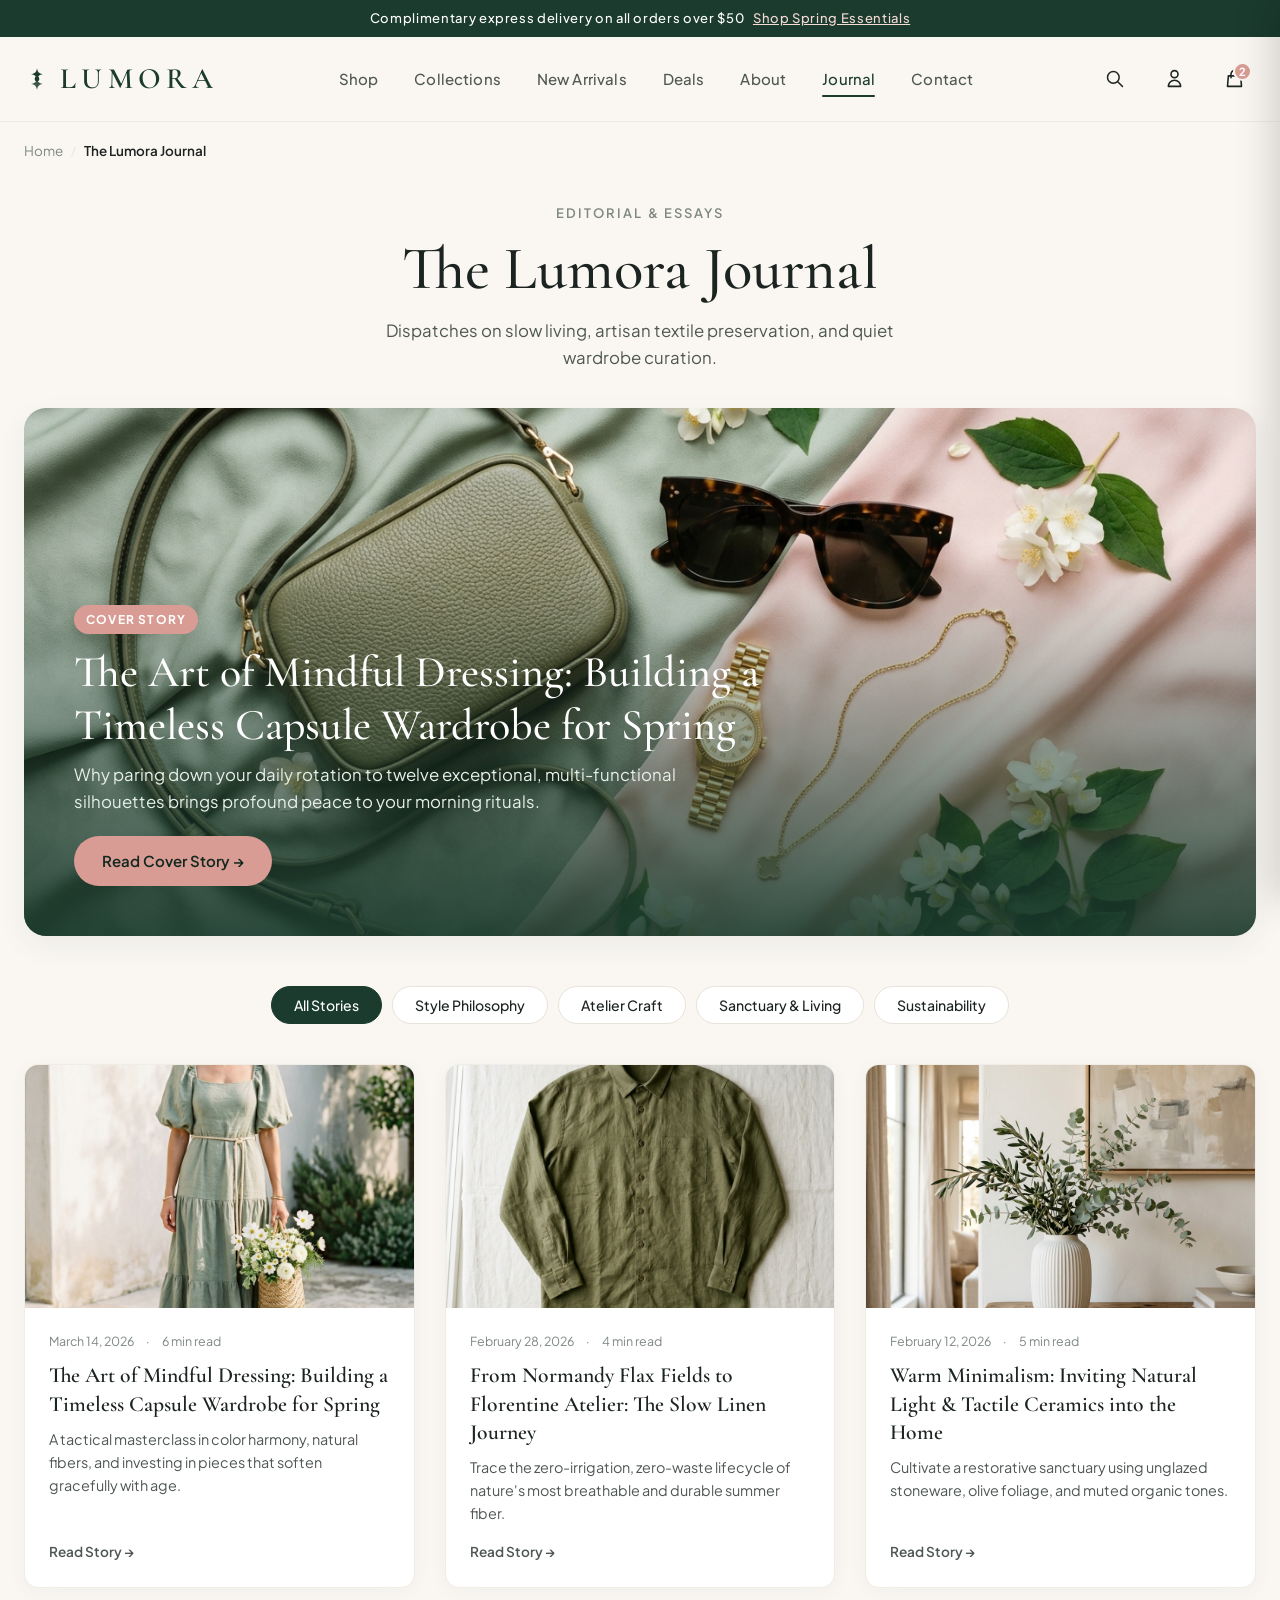
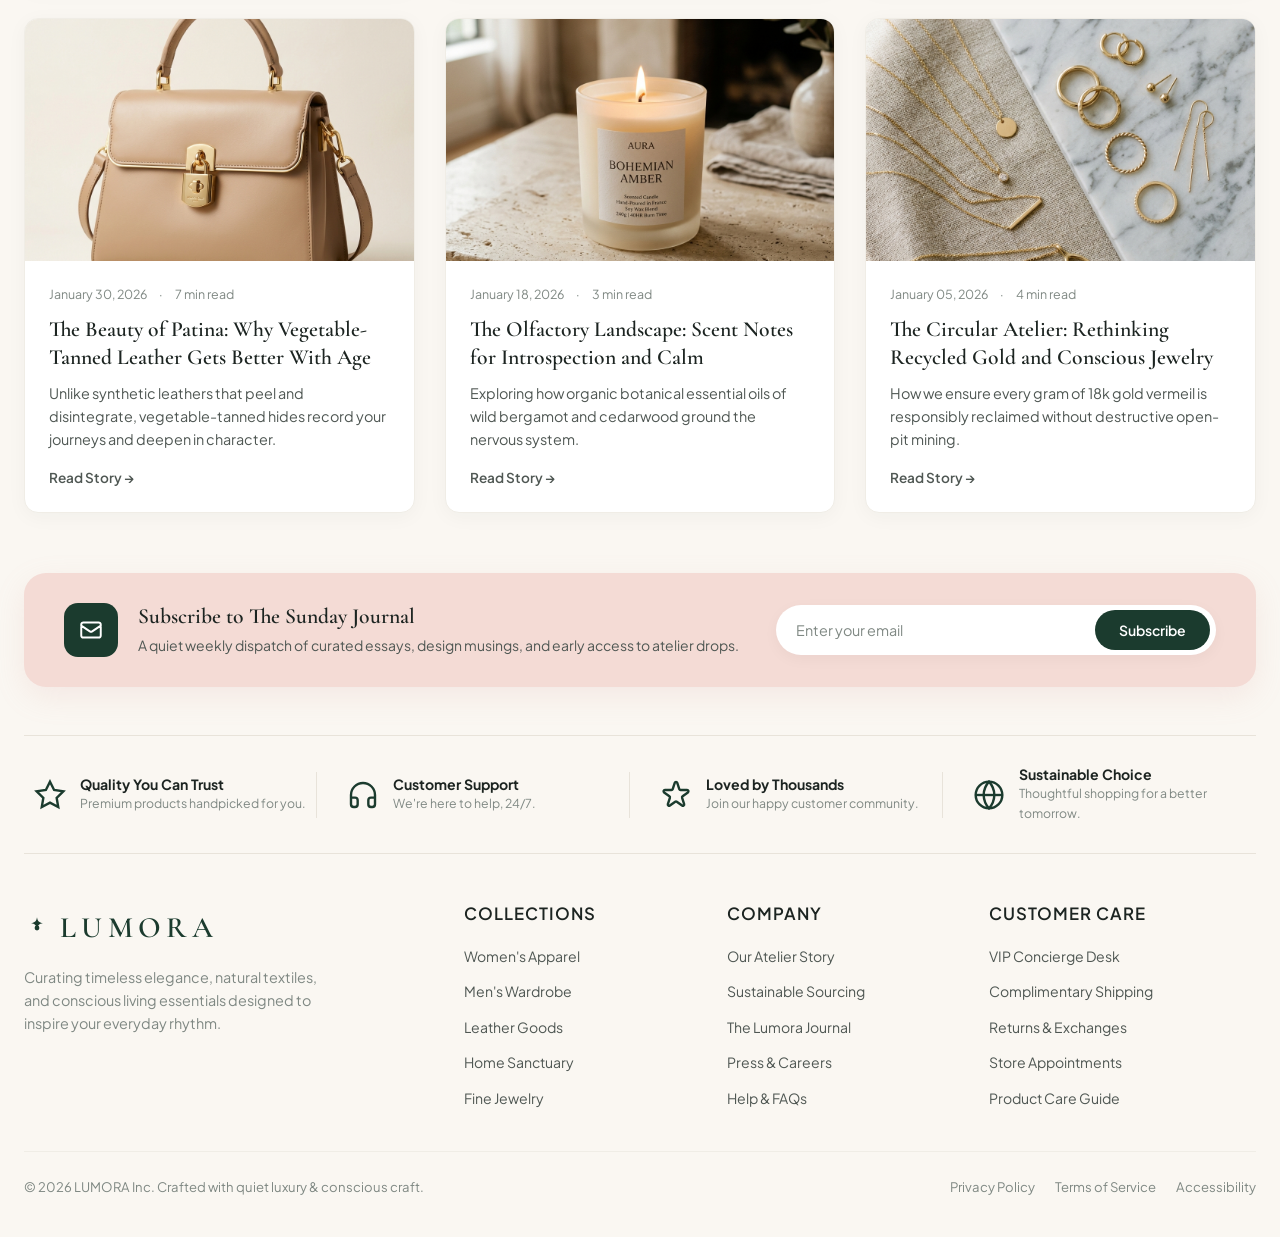
<file: blog.html>
<!DOCTYPE html>
<html lang="en">
<head>
  <meta charset="UTF-8">
  <meta name="viewport" content="width=device-width, initial-scale=1.0">
  <title>The Lumora Journal — Thoughtful Living & Curated Style</title>
  <meta name="description" content="Essays and guides on capsule wardrobes, sustainable European craftsmanship, and mindful interior living.">
  <link rel="stylesheet" href="css/style.css">
  <link rel="stylesheet" href="css/pages.css">
</head>
<body>

  <!-- Top Announcement Bar -->
  <div class="announcement-bar">
    <span>Complimentary express delivery on all orders over $50</span>
    <a href="product.html">Shop Spring Essentials</a>
  </div>

  <!-- Header Navigation -->
  <header class="site-header">
    <div class="site-wrapper">
      <div class="header-container">
        
        <a href="index.html" class="brand-logo" id="header-brand-logo">
          <svg class="brand-icon" viewBox="0 0 24 24" fill="currentColor">
            <path d="M12 2C12.5 5.5 14 7 17.5 7.5C14 8 12.5 9.5 12 13C11.5 9.5 10 8 6.5 7.5C10 7 11.5 5.5 12 2Z" />
            <path d="M12 11C12.5 14.5 14 16 17.5 16.5C14 17 12.5 18.5 12 22C11.5 18.5 10 17 6.5 16.5C10 16 11.5 14.5 12 11Z" opacity="0.85"/>
            <circle cx="12" cy="12" r="2.2" />
          </svg>
          <span class="brand-name">LUMORA</span>
        </a>

        <nav class="main-nav">
          <a href="product.html" class="nav-link">Shop</a>
          <a href="index.html#categories" class="nav-link">Collections</a>
          <a href="index.html#new-arrivals" class="nav-link">New Arrivals</a>
          <a href="index.html#deals" class="nav-link">Deals</a>
          <a href="about.html" class="nav-link">About</a>
          <a href="blog.html" class="nav-link active">Journal</a>
          <a href="contact.html" class="nav-link">Contact</a>
        </nav>

        <div class="header-actions">
          <button class="action-btn search-trigger-btn" aria-label="Search Catalog">
            <svg width="20" height="20" fill="none" stroke="currentColor" viewBox="0 0 24 24">
              <path stroke-linecap="round" stroke-linejoin="round" stroke-width="1.8" d="M21 21l-6-6m2-5a7 7 0 11-14 0 7 7 0 0114 0z" />
            </svg>
          </button>

          <a href="contact.html" class="action-btn" aria-label="Customer Account">
            <svg width="21" height="21" fill="none" stroke="currentColor" viewBox="0 0 24 24">
              <path stroke-linecap="round" stroke-linejoin="round" stroke-width="1.8" d="M16 7a4 4 0 11-8 0 4 4 0 018 0zM12 14a7 7 0 00-7 7h14a7 7 0 00-7-7z" />
            </svg>
          </a>

          <button class="action-btn cart-trigger-btn" aria-label="View Shopping Bag">
            <svg width="21" height="21" fill="none" stroke="currentColor" viewBox="0 0 24 24">
              <path stroke-linecap="round" stroke-linejoin="round" stroke-width="1.8" d="M16 11V7a4 4 0 00-8 0v4M5 9h14l1 12H4L5 9z" />
            </svg>
            <span class="cart-count-badge">2</span>
          </button>

          <button class="mobile-menu-toggle" aria-label="Toggle navigation">
            <svg width="24" height="24" fill="none" stroke="currentColor" viewBox="0 0 24 24">
              <path stroke-linecap="round" stroke-linejoin="round" stroke-width="2" d="M4 6h16M4 12h16M4 18h16" />
            </svg>
          </button>
        </div>

      </div>
    </div>
  </header>

  <main>
    <div class="site-wrapper">
      <nav class="breadcrumbs-bar" aria-label="Breadcrumb">
        <ol class="breadcrumbs-list">
          <li><a href="index.html">Home</a></li>
          <li class="breadcrumbs-separator">/</li>
          <li class="breadcrumbs-current" aria-current="page">The Lumora Journal</li>
        </ol>
      </nav>
    </div>

    <!-- Editorial Header -->
    <section class="site-wrapper" style="text-align: center; padding: 20px 0 36px;">
      <span style="color: var(--color-text-muted); font-size: 0.8125rem; font-weight: 600; letter-spacing: 0.16em; text-transform: uppercase;">EDITORIAL & ESSAYS</span>
      <h1 style="font-size: 3.8rem; margin: 8px 0 12px;">The Lumora Journal</h1>
      <p style="color: var(--color-text-body); max-width: 550px; margin: 0 auto; font-size: 1.05rem;">Dispatches on slow living, artisan textile preservation, and quiet wardrobe curation.</p>
    </section>

    <!-- Featured Cover Story -->
    <section class="site-wrapper">
      <div class="blog-hero-featured">
        <img src="assets/images/spring-sale.jpg" alt="Featured Story Flat Lay">
        <div class="blog-featured-overlay">
          <span class="blog-tag">Cover Story</span>
          <h2 class="blog-featured-title">The Art of Mindful Dressing: Building a Timeless Capsule Wardrobe for Spring</h2>
          <p style="max-width: 620px; font-size: 1.05rem; color: #E7EFEA; margin-bottom: 20px;">Why paring down your daily rotation to twelve exceptional, multi-functional silhouettes brings profound peace to your morning rituals.</p>
          <a href="blog-post.html" class="btn-blush">Read Cover Story →</a>
        </div>
      </div>
    </section>

    <!-- Category Filters -->
    <div class="site-wrapper">
      <div class="faq-category-pills" style="margin-top: 10px; margin-bottom: 40px;">
        <button class="faq-pill active">All Stories</button>
        <button class="faq-pill">Style Philosophy</button>
        <button class="faq-pill">Atelier Craft</button>
        <button class="faq-pill">Sanctuary & Living</button>
        <button class="faq-pill">Sustainability</button>
      </div>
    </div>

    <!-- Blog Articles Grid -->
    <section class="site-wrapper">
      <div class="blog-grid-3">
        
        <!-- Post 1 -->
        <article class="blog-card">
          <div class="blog-card-thumb">
            <a href="blog-post.html">
              <img src="assets/images/hero-model.jpg" alt="Capsule Wardrobe Essentials">
            </a>
          </div>
          <div class="blog-card-body">
            <div class="blog-card-meta">
              <span>March 14, 2026</span>
              <span>·</span>
              <span>6 min read</span>
            </div>
            <h3 class="blog-card-title"><a href="blog-post.html">The Art of Mindful Dressing: Building a Timeless Capsule Wardrobe for Spring</a></h3>
            <p class="blog-card-excerpt">A tactical masterclass in color harmony, natural fibers, and investing in pieces that soften gracefully with age.</p>
            <a href="blog-post.html" class="view-all-link" style="margin-top: auto; font-size: 0.85rem;">Read Story →</a>
          </div>
        </article>

        <!-- Post 2 -->
        <article class="blog-card">
          <div class="blog-card-thumb">
            <a href="blog-post.html">
              <img src="assets/images/linen-shirt.jpg" alt="Pure French Linen Life">
            </a>
          </div>
          <div class="blog-card-body">
            <div class="blog-card-meta">
              <span>February 28, 2026</span>
              <span>·</span>
              <span>4 min read</span>
            </div>
            <h3 class="blog-card-title"><a href="blog-post.html">From Normandy Flax Fields to Florentine Atelier: The Slow Linen Journey</a></h3>
            <p class="blog-card-excerpt">Trace the zero-irrigation, zero-waste lifecycle of nature's most breathable and durable summer fiber.</p>
            <a href="blog-post.html" class="view-all-link" style="margin-top: auto; font-size: 0.85rem;">Read Story →</a>
          </div>
        </article>

        <!-- Post 3 -->
        <article class="blog-card">
          <div class="blog-card-thumb">
            <a href="blog-post.html">
              <img src="assets/images/cat-home.jpg" alt="Interior Styling Ceramics">
            </a>
          </div>
          <div class="blog-card-body">
            <div class="blog-card-meta">
              <span>February 12, 2026</span>
              <span>·</span>
              <span>5 min read</span>
            </div>
            <h3 class="blog-card-title"><a href="blog-post.html">Warm Minimalism: Inviting Natural Light & Tactile Ceramics into the Home</a></h3>
            <p class="blog-card-excerpt">Cultivate a restorative sanctuary using unglazed stoneware, olive foliage, and muted organic tones.</p>
            <a href="blog-post.html" class="view-all-link" style="margin-top: auto; font-size: 0.85rem;">Read Story →</a>
          </div>
        </article>

        <!-- Post 4 -->
        <article class="blog-card">
          <div class="blog-card-thumb">
            <a href="blog-post.html">
              <img src="assets/images/luxe-handbag.jpg" alt="Full Grain Leather Detail">
            </a>
          </div>
          <div class="blog-card-body">
            <div class="blog-card-meta">
              <span>January 30, 2026</span>
              <span>·</span>
              <span>7 min read</span>
            </div>
            <h3 class="blog-card-title"><a href="blog-post.html">The Beauty of Patina: Why Vegetable-Tanned Leather Gets Better With Age</a></h3>
            <p class="blog-card-excerpt">Unlike synthetic leathers that peel and disintegrate, vegetable-tanned hides record your journeys and deepen in character.</p>
            <a href="blog-post.html" class="view-all-link" style="margin-top: auto; font-size: 0.85rem;">Read Story →</a>
          </div>
        </article>

        <!-- Post 5 -->
        <article class="blog-card">
          <div class="blog-card-thumb">
            <a href="blog-post.html">
              <img src="assets/images/candle.jpg" alt="Amber Candle Flame">
            </a>
          </div>
          <div class="blog-card-body">
            <div class="blog-card-meta">
              <span>January 18, 2026</span>
              <span>·</span>
              <span>3 min read</span>
            </div>
            <h3 class="blog-card-title"><a href="blog-post.html">The Olfactory Landscape: Scent Notes for Introspection and Calm</a></h3>
            <p class="blog-card-excerpt">Exploring how organic botanical essential oils of wild bergamot and cedarwood ground the nervous system.</p>
            <a href="blog-post.html" class="view-all-link" style="margin-top: auto; font-size: 0.85rem;">Read Story →</a>
          </div>
        </article>

        <!-- Post 6 -->
        <article class="blog-card">
          <div class="blog-card-thumb">
            <a href="blog-post.html">
              <img src="assets/images/cat-accessories.jpg" alt="Gold Jewelry Care">
            </a>
          </div>
          <div class="blog-card-body">
            <div class="blog-card-meta">
              <span>January 05, 2026</span>
              <span>·</span>
              <span>4 min read</span>
            </div>
            <h3 class="blog-card-title"><a href="blog-post.html">The Circular Atelier: Rethinking Recycled Gold and Conscious Jewelry</a></h3>
            <p class="blog-card-excerpt">How we ensure every gram of 18k gold vermeil is responsibly reclaimed without destructive open-pit mining.</p>
            <a href="blog-post.html" class="view-all-link" style="margin-top: auto; font-size: 0.85rem;">Read Story →</a>
          </div>
        </article>

      </div>
    </section>

    <!-- Join the Lumora Circle Newsletter Banner -->
    <section class="site-wrapper">
      <div class="newsletter-circle-banner">
        <div class="newsletter-left">
          <div class="newsletter-icon-box">
            <svg width="26" height="26" fill="none" stroke="currentColor" viewBox="0 0 24 24">
              <path stroke-linecap="round" stroke-linejoin="round" stroke-width="1.8" d="M3 8l7.89 5.26a2 2 0 002.22 0L21 8M5 19h14a2 2 0 002-2V7a2 2 0 00-2-2H5a2 2 0 00-2 2v10a2 2 0 002 2z"/>
            </svg>
          </div>
          <div class="newsletter-text">
            <h3>Subscribe to The Sunday Journal</h3>
            <p>A quiet weekly dispatch of curated essays, design musings, and early access to atelier drops.</p>
          </div>
        </div>

        <form class="newsletter-form">
          <input type="email" placeholder="Enter your email" required class="newsletter-input" aria-label="Your email address">
          <button type="submit" class="newsletter-submit">Subscribe</button>
        </form>
      </div>
    </section>

    <!-- Footer Trust Bar -->
    <div class="site-wrapper">
      <div class="footer-trust-bar">
        <div class="trust-col">
          <svg class="trust-col-icon" viewBox="0 0 24 24" fill="none" stroke="currentColor">
            <polygon points="12 2 15.09 8.26 22 9.27 17 14.14 18.18 21.02 12 17.77 5.82 21.02 7 14.14 2 9.27 8.91 8.26 12 2" stroke-width="1.8"/>
          </svg>
          <div>
            <div class="trust-col-title">Quality You Can Trust</div>
            <div class="trust-col-desc">Premium products handpicked for you.</div>
          </div>
        </div>

        <div class="trust-col">
          <svg class="trust-col-icon" viewBox="0 0 24 24" fill="none" stroke="currentColor">
            <path stroke-linecap="round" stroke-linejoin="round" stroke-width="1.8" d="M3 18v-6a9 9 0 0118 0v6M21 19a2 2 0 01-2 2h-1a2 2 0 01-2-2v-3a2 2 0 012-2h3zM3 19a2 2 0 002 2h1a2 2 0 002-2v-3a2 2 0 00-2-2H3z"/>
          </svg>
          <div>
            <div class="trust-col-title">Customer Support</div>
            <div class="trust-col-desc">We're here to help, 24/7.</div>
          </div>
        </div>

        <div class="trust-col">
          <svg class="trust-col-icon" viewBox="0 0 24 24" fill="none" stroke="currentColor">
            <path stroke-linecap="round" stroke-linejoin="round" stroke-width="1.8" d="M11.049 2.927c.3-.921 1.603-.921 1.902 0l1.519 4.674a1 1 0 00.95.69h4.915c.969 0 1.371 1.24.588 1.81l-3.976 2.888a1 1 0 00-.363 1.118l1.518 4.674c.3.922-.755 1.688-1.538 1.118l-3.976-2.888a1 1 0 00-1.176 0l-3.976 2.888c-.783.57-1.838-.197-1.538-1.118l1.518-4.674a1 1 0 00-.363-1.118l-3.976-2.888c-.784-.57-.38-1.81.588-1.81h4.914a1 1 0 00.951-.69l1.519-4.674z"/>
          </svg>
          <div>
            <div class="trust-col-title">Loved by Thousands</div>
            <div class="trust-col-desc">Join our happy customer community.</div>
          </div>
        </div>

        <div class="trust-col">
          <svg class="trust-col-icon" viewBox="0 0 24 24" fill="none" stroke="currentColor">
            <circle cx="12" cy="12" r="10" stroke-width="1.8"/>
            <line x1="2" y1="12" x2="22" y2="12" stroke-width="1.8"/>
            <path d="M12 2a15.3 15.3 0 0 1 4 10 15.3 15.3 0 0 1-4 10 15.3 15.3 0 0 1-4-10 15.3 15.3 0 0 1 4-10z" stroke-width="1.8"/>
          </svg>
          <div>
            <div class="trust-col-title">Sustainable Choice</div>
            <div class="trust-col-desc">Thoughtful shopping for a better tomorrow.</div>
          </div>
        </div>
      </div>
    </div>
  </main>

  <!-- Main Footer -->
  <footer class="site-footer">
    <div class="site-wrapper">
      <div class="footer-grid">
        <div class="footer-brand">
          <a href="index.html" class="brand-logo">
            <svg class="brand-icon" viewBox="0 0 24 24" fill="currentColor">
              <path d="M12 2C12.5 5.5 14 7 17.5 7.5C14 8 12.5 9.5 12 13C11.5 9.5 10 8 6.5 7.5C10 7 11.5 5.5 12 2Z" />
              <circle cx="12" cy="12" r="2.2" />
            </svg>
            <span class="brand-name">LUMORA</span>
          </a>
          <p>Curating timeless elegance, natural textiles, and conscious living essentials designed to inspire your everyday rhythm.</p>
        </div>

        <div class="footer-column">
          <h4>Collections</h4>
          <ul class="footer-links">
            <li><a href="product.html">Women's Apparel</a></li>
            <li><a href="product.html">Men's Wardrobe</a></li>
            <li><a href="product.html">Leather Goods</a></li>
            <li><a href="product.html">Home Sanctuary</a></li>
            <li><a href="product.html">Fine Jewelry</a></li>
          </ul>
        </div>

        <div class="footer-column">
          <h4>Company</h4>
          <ul class="footer-links">
            <li><a href="about.html">Our Atelier Story</a></li>
            <li><a href="about.html#sustainability">Sustainable Sourcing</a></li>
            <li><a href="blog.html">The Lumora Journal</a></li>
            <li><a href="contact.html">Press & Careers</a></li>
            <li><a href="faq.html">Help & FAQs</a></li>
          </ul>
        </div>

        <div class="footer-column">
          <h4>Customer Care</h4>
          <ul class="footer-links">
            <li><a href="contact.html">VIP Concierge Desk</a></li>
            <li><a href="faq.html">Complimentary Shipping</a></li>
            <li><a href="faq.html">Returns & Exchanges</a></li>
            <li><a href="contact.html">Store Appointments</a></li>
            <li><a href="faq.html">Product Care Guide</a></li>
          </ul>
        </div>
      </div>

      <div class="footer-bottom">
        <span>© 2026 LUMORA Inc. Crafted with quiet luxury & conscious craft.</span>
        <div class="footer-bottom-links">
          <a href="faq.html">Privacy Policy</a>
          <a href="faq.html">Terms of Service</a>
          <a href="faq.html">Accessibility</a>
        </div>
      </div>
    </div>
  </footer>

  <!-- Slide-Out Cart Drawer -->
  <div class="cart-drawer-overlay" id="cart-overlay"></div>
  <div class="cart-drawer" id="cart-drawer">
    <div class="cart-drawer-header">
      <h3>Your Shopping Bag</h3>
      <button class="cart-close-btn" id="cart-close-btn" aria-label="Close Bag">✕</button>
    </div>
    <div class="cart-shipping-meter">
      <div class="shipping-meter-text" id="cart-shipping-notice">✨ Complimentary Express Shipping Unlocked</div>
      <div class="shipping-progress-bar">
        <div class="shipping-progress-fill" id="cart-shipping-fill"></div>
      </div>
    </div>
    <div class="cart-items-container" id="cart-items-container"></div>
    <div class="cart-drawer-footer">
      <div class="cart-subtotal-row">
        <span class="subtotal-label">Subtotal</span>
        <span class="subtotal-value" id="cart-subtotal-price">$155.00</span>
      </div>
      <p style="font-size: 0.8rem; color: var(--color-text-muted); margin-bottom: 14px; text-align: center;">Taxes and shipping calculated at checkout.</p>
      <button class="btn-primary checkout-btn" onclick="showToast('Proceeding to Secure Checkout...')">Proceed to Checkout</button>
    </div>
  </div>

  <!-- Quick Search Modal -->
  <div class="search-modal-overlay" id="search-modal">
    <div class="search-modal-box">
      <div class="search-input-header">
        <svg width="22" height="22" fill="none" stroke="currentColor" viewBox="0 0 24 24" style="color: var(--color-text-muted);">
          <path stroke-linecap="round" stroke-linejoin="round" stroke-width="2" d="M21 21l-6-6m2-5a7 7 0 11-14 0 7 7 0 0114 0z"/>
        </svg>
        <input type="text" placeholder="Search curated collections, products, materials..." id="search-input">
        <button class="search-close-btn">✕</button>
      </div>
      <div class="search-results-pane" id="search-results"></div>
    </div>
  </div>

  <!-- Toast Notification Container -->
  <div class="toast-container" id="toast-container"></div>

  <!-- Scripts -->
  <script src="js/data.js"></script>
  <script src="js/main.js"></script>
</body>
</html>
</file>
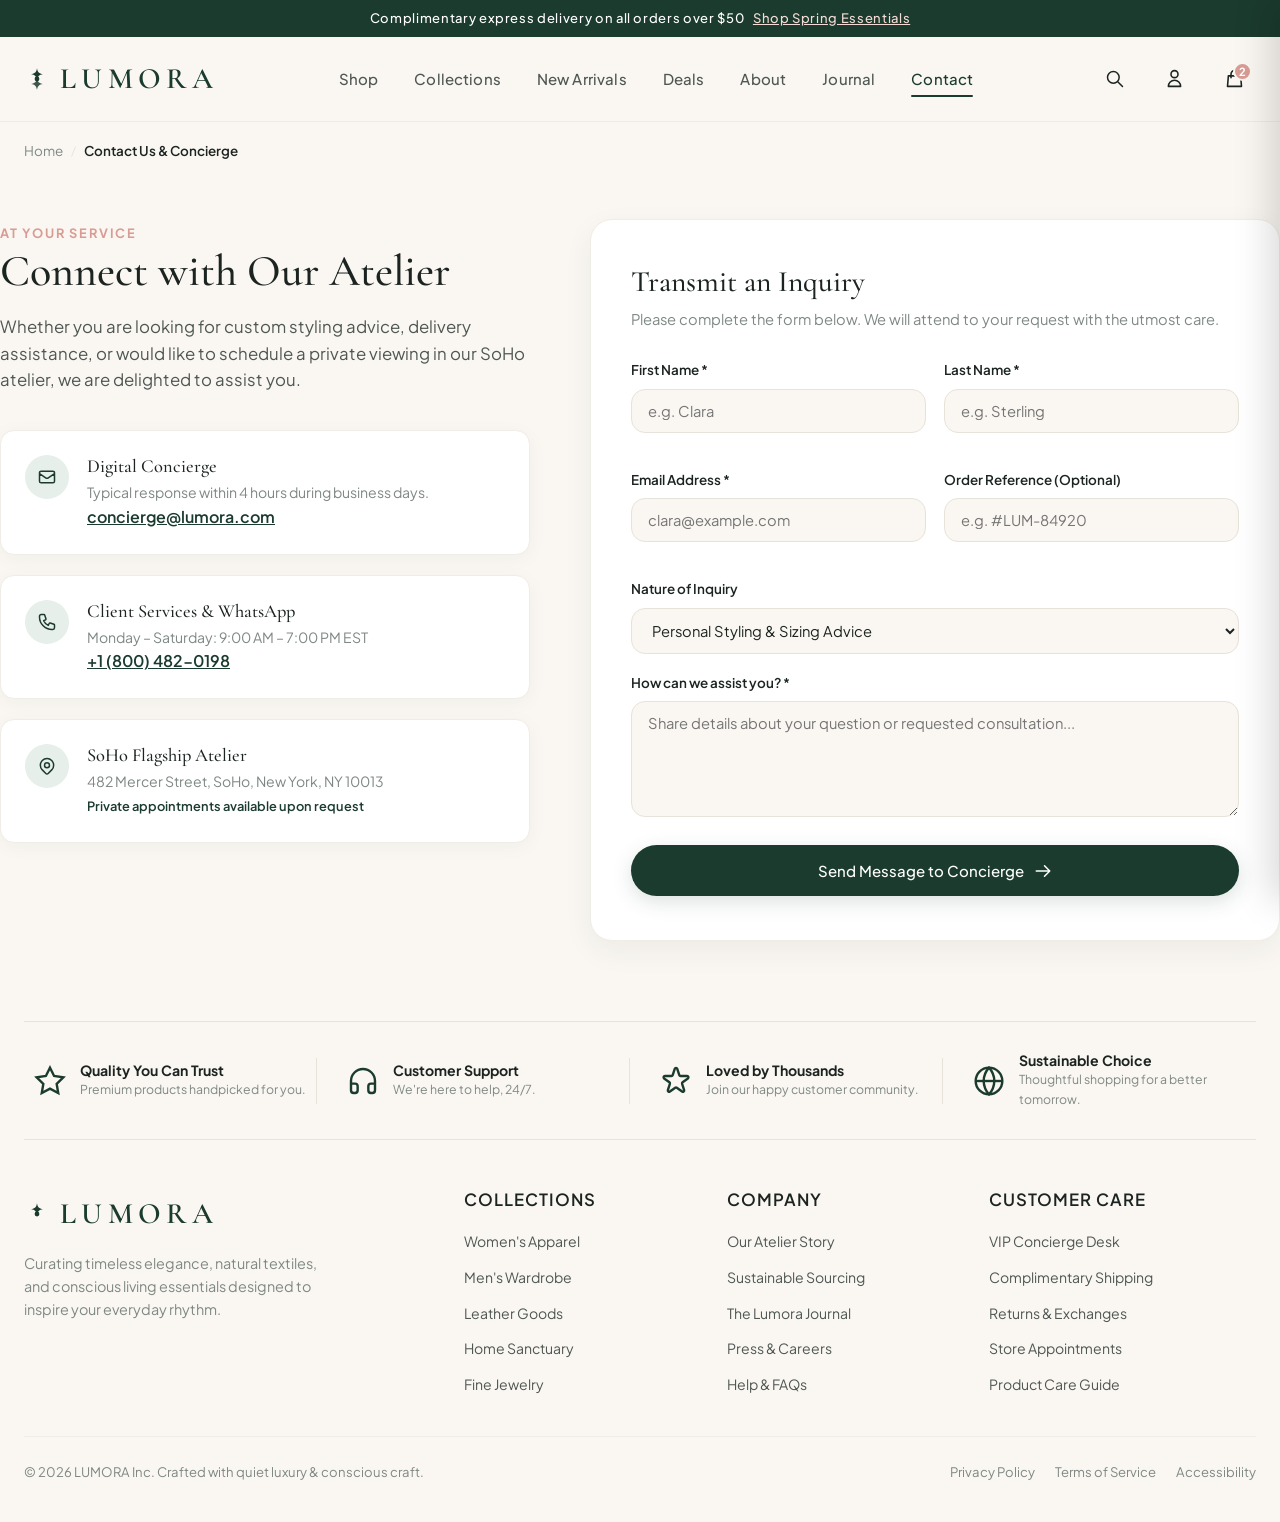
<file: contact.html>
<!DOCTYPE html>
<html lang="en">
<head>
  <meta charset="UTF-8">
  <meta name="viewport" content="width=device-width, initial-scale=1.0">
  <title>Contact Us — VIP Concierge & Atelier | LUMORA</title>
  <meta name="description" content="Connect with the Lumora Concierge team for styling advice, order inquiries, or private atelier appointments.">
  <link rel="stylesheet" href="css/style.css">
  <link rel="stylesheet" href="css/pages.css">
</head>
<body>

  <!-- Top Announcement Bar -->
  <div class="announcement-bar">
    <span>Complimentary express delivery on all orders over $50</span>
    <a href="product.html">Shop Spring Essentials</a>
  </div>

  <!-- Header Navigation -->
  <header class="site-header">
    <div class="site-wrapper">
      <div class="header-container">
        
        <a href="index.html" class="brand-logo" id="header-brand-logo">
          <svg class="brand-icon" viewBox="0 0 24 24" fill="currentColor">
            <path d="M12 2C12.5 5.5 14 7 17.5 7.5C14 8 12.5 9.5 12 13C11.5 9.5 10 8 6.5 7.5C10 7 11.5 5.5 12 2Z" />
            <path d="M12 11C12.5 14.5 14 16 17.5 16.5C14 17 12.5 18.5 12 22C11.5 18.5 10 17 6.5 16.5C10 16 11.5 14.5 12 11Z" opacity="0.85"/>
            <circle cx="12" cy="12" r="2.2" />
          </svg>
          <span class="brand-name">LUMORA</span>
        </a>

        <nav class="main-nav">
          <a href="product.html" class="nav-link">Shop</a>
          <a href="index.html#categories" class="nav-link">Collections</a>
          <a href="index.html#new-arrivals" class="nav-link">New Arrivals</a>
          <a href="index.html#deals" class="nav-link">Deals</a>
          <a href="about.html" class="nav-link">About</a>
          <a href="blog.html" class="nav-link">Journal</a>
          <a href="contact.html" class="nav-link active">Contact</a>
        </nav>

        <div class="header-actions">
          <button class="action-btn search-trigger-btn" aria-label="Search Catalog">
            <svg width="20" height="20" fill="none" stroke="currentColor" viewBox="0 0 24 24">
              <path stroke-linecap="round" stroke-linejoin="round" stroke-width="1.8" d="M21 21l-6-6m2-5a7 7 0 11-14 0 7 7 0 0114 0z" />
            </svg>
          </button>

          <a href="contact.html" class="action-btn" aria-label="Customer Account">
            <svg width="21" height="21" fill="none" stroke="currentColor" viewBox="0 0 24 24">
              <path stroke-linecap="round" stroke-linejoin="round" stroke-width="1.8" d="M16 7a4 4 0 11-8 0 4 4 0 018 0zM12 14a7 7 0 00-7 7h14a7 7 0 00-7-7z" />
            </svg>
          </a>

          <button class="action-btn cart-trigger-btn" aria-label="View Shopping Bag">
            <svg width="21" height="21" fill="none" stroke="currentColor" viewBox="0 0 24 24">
              <path stroke-linecap="round" stroke-linejoin="round" stroke-width="1.8" d="M16 11V7a4 4 0 00-8 0v4M5 9h14l1 12H4L5 9z" />
            </svg>
            <span class="cart-count-badge">2</span>
          </button>

          <button class="mobile-menu-toggle" aria-label="Toggle navigation">
            <svg width="24" height="24" fill="none" stroke="currentColor" viewBox="0 0 24 24">
              <path stroke-linecap="round" stroke-linejoin="round" stroke-width="2" d="M4 6h16M4 12h16M4 18h16" />
            </svg>
          </button>
        </div>

      </div>
    </div>
  </header>

  <main>
    <div class="site-wrapper">
      <nav class="breadcrumbs-bar" aria-label="Breadcrumb">
        <ol class="breadcrumbs-list">
          <li><a href="index.html">Home</a></li>
          <li class="breadcrumbs-separator">/</li>
          <li class="breadcrumbs-current" aria-current="page">Contact Us & Concierge</li>
        </ol>
      </nav>
    </div>

    <!-- Contact Page Layout -->
    <section class="site-wrapper contact-page-section">
      <div class="contact-layout-grid">
        
        <!-- Left: Concierge Details & Channels -->
        <div class="contact-info-panel">
          <span style="color: var(--color-blush); font-weight: 700; letter-spacing: 0.14em; font-size: 0.8rem; text-transform: uppercase;">AT YOUR SERVICE</span>
          <h2>Connect with Our Atelier</h2>
          <p class="lead">Whether you are looking for custom styling advice, delivery assistance, or would like to schedule a private viewing in our SoHo atelier, we are delighted to assist you.</p>

          <div class="contact-cards-stack">
            <!-- Channel 1: Email Concierge -->
            <div class="contact-channel-card">
              <div class="channel-icon">
                <svg width="20" height="20" fill="none" stroke="currentColor" viewBox="0 0 24 24">
                  <path stroke-linecap="round" stroke-linejoin="round" stroke-width="1.8" d="M3 8l7.89 5.26a2 2 0 002.22 0L21 8M5 19h14a2 2 0 002-2V7a2 2 0 00-2-2H5a2 2 0 00-2 2v10a2 2 0 002 2z"/>
                </svg>
              </div>
              <div class="channel-detail">
                <h4>Digital Concierge</h4>
                <p>Typical response within 4 hours during business days.</p>
                <a href="mailto:concierge@lumora.com">concierge@lumora.com</a>
              </div>
            </div>

            <!-- Channel 2: Phone & WhatsApp -->
            <div class="contact-channel-card">
              <div class="channel-icon">
                <svg width="20" height="20" fill="none" stroke="currentColor" viewBox="0 0 24 24">
                  <path stroke-linecap="round" stroke-linejoin="round" stroke-width="1.8" d="M3 5a2 2 0 012-2h3.28a1 1 0 01.948.684l1.498 4.493a1 1 0 01-.502 1.21l-2.257 1.13a11.042 11.042 0 005.516 5.516l1.13-2.257a1 1 0 011.21-.502l4.493 1.498a1 1 0 01.684.949V19a2 2 0 01-2 2h-1C9.716 21 3 14.284 3 6V5z"/>
                </svg>
              </div>
              <div class="channel-detail">
                <h4>Client Services & WhatsApp</h4>
                <p>Monday – Saturday: 9:00 AM – 7:00 PM EST</p>
                <a href="tel:+18004820198">+1 (800) 482-0198</a>
              </div>
            </div>

            <!-- Channel 3: Flagship Atelier -->
            <div class="contact-channel-card">
              <div class="channel-icon">
                <svg width="20" height="20" fill="none" stroke="currentColor" viewBox="0 0 24 24">
                  <path stroke-linecap="round" stroke-linejoin="round" stroke-width="1.8" d="M17.657 16.657L13.414 20.9a1.998 1.998 0 01-2.827 0l-4.244-4.243a8 8 0 1111.314 0z"/>
                  <path stroke-linecap="round" stroke-linejoin="round" stroke-width="1.8" d="M15 11a3 3 0 11-6 0 3 3 0 016 0z"/>
                </svg>
              </div>
              <div class="channel-detail">
                <h4>SoHo Flagship Atelier</h4>
                <p>482 Mercer Street, SoHo, New York, NY 10013</p>
                <span style="font-size: 0.8rem; color: var(--color-primary); font-weight: 600;">Private appointments available upon request</span>
              </div>
            </div>
          </div>
        </div>

        <!-- Right: Luxury Message Form -->
        <div class="contact-form-box">
          <h3>Transmit an Inquiry</h3>
          <p class="form-sub">Please complete the form below. We will attend to your request with the utmost care.</p>

          <form id="lumora-contact-form">
            <div class="form-grid-2">
              <div class="form-group">
                <label for="first-name">First Name *</label>
                <input type="text" id="first-name" required placeholder="e.g. Clara">
              </div>
              <div class="form-group">
                <label for="last-name">Last Name *</label>
                <input type="text" id="last-name" required placeholder="e.g. Sterling">
              </div>
            </div>

            <div class="form-grid-2">
              <div class="form-group">
                <label for="email-address">Email Address *</label>
                <input type="email" id="email-address" required placeholder="clara@example.com">
              </div>
              <div class="form-group">
                <label for="order-number">Order Reference (Optional)</label>
                <input type="text" id="order-number" placeholder="e.g. #LUM-84920">
              </div>
            </div>

            <div class="form-group">
              <label for="inquiry-type">Nature of Inquiry</label>
              <select id="inquiry-type">
                <option value="styling">Personal Styling & Sizing Advice</option>
                <option value="order">Order Status & Courier Tracking</option>
                <option value="materials">Materials, Leather Care & Sustainability</option>
                <option value="appointment">Private Atelier Appointment</option>
                <option value="press">Press, Media & Wholesale Inquiries</option>
              </select>
            </div>

            <div class="form-group">
              <label for="message">How can we assist you? *</label>
              <textarea id="message" rows="5" required placeholder="Share details about your question or requested consultation..."></textarea>
            </div>

            <button type="submit" class="btn-primary" style="width: 100%; padding: 16px; margin-top: 10px;">
              <span>Send Message to Concierge</span>
              <svg width="18" height="18" fill="none" stroke="currentColor" viewBox="0 0 24 24">
                <path stroke-linecap="round" stroke-linejoin="round" stroke-width="2" d="M14 5l7 7m0 0l-7 7m7-7H3"/>
              </svg>
            </button>
          </form>
        </div>

      </div>
    </section>

    <!-- Footer Trust Bar -->
    <div class="site-wrapper">
      <div class="footer-trust-bar">
        <div class="trust-col">
          <svg class="trust-col-icon" viewBox="0 0 24 24" fill="none" stroke="currentColor">
            <polygon points="12 2 15.09 8.26 22 9.27 17 14.14 18.18 21.02 12 17.77 5.82 21.02 7 14.14 2 9.27 8.91 8.26 12 2" stroke-width="1.8"/>
          </svg>
          <div>
            <div class="trust-col-title">Quality You Can Trust</div>
            <div class="trust-col-desc">Premium products handpicked for you.</div>
          </div>
        </div>

        <div class="trust-col">
          <svg class="trust-col-icon" viewBox="0 0 24 24" fill="none" stroke="currentColor">
            <path stroke-linecap="round" stroke-linejoin="round" stroke-width="1.8" d="M3 18v-6a9 9 0 0118 0v6M21 19a2 2 0 01-2 2h-1a2 2 0 01-2-2v-3a2 2 0 012-2h3zM3 19a2 2 0 002 2h1a2 2 0 002-2v-3a2 2 0 00-2-2H3z"/>
          </svg>
          <div>
            <div class="trust-col-title">Customer Support</div>
            <div class="trust-col-desc">We're here to help, 24/7.</div>
          </div>
        </div>

        <div class="trust-col">
          <svg class="trust-col-icon" viewBox="0 0 24 24" fill="none" stroke="currentColor">
            <path stroke-linecap="round" stroke-linejoin="round" stroke-width="1.8" d="M11.049 2.927c.3-.921 1.603-.921 1.902 0l1.519 4.674a1 1 0 00.95.69h4.915c.969 0 1.371 1.24.588 1.81l-3.976 2.888a1 1 0 00-.363 1.118l1.518 4.674c.3.922-.755 1.688-1.538 1.118l-3.976-2.888a1 1 0 00-1.176 0l-3.976 2.888c-.783.57-1.838-.197-1.538-1.118l1.518-4.674a1 1 0 00-.363-1.118l-3.976-2.888c-.784-.57-.38-1.81.588-1.81h4.914a1 1 0 00.951-.69l1.519-4.674z"/>
          </svg>
          <div>
            <div class="trust-col-title">Loved by Thousands</div>
            <div class="trust-col-desc">Join our happy customer community.</div>
          </div>
        </div>

        <div class="trust-col">
          <svg class="trust-col-icon" viewBox="0 0 24 24" fill="none" stroke="currentColor">
            <circle cx="12" cy="12" r="10" stroke-width="1.8"/>
            <line x1="2" y1="12" x2="22" y2="12" stroke-width="1.8"/>
            <path d="M12 2a15.3 15.3 0 0 1 4 10 15.3 15.3 0 0 1-4 10 15.3 15.3 0 0 1-4-10 15.3 15.3 0 0 1 4-10z" stroke-width="1.8"/>
          </svg>
          <div>
            <div class="trust-col-title">Sustainable Choice</div>
            <div class="trust-col-desc">Thoughtful shopping for a better tomorrow.</div>
          </div>
        </div>
      </div>
    </div>
  </main>

  <!-- Main Footer -->
  <footer class="site-footer">
    <div class="site-wrapper">
      <div class="footer-grid">
        <div class="footer-brand">
          <a href="index.html" class="brand-logo">
            <svg class="brand-icon" viewBox="0 0 24 24" fill="currentColor">
              <path d="M12 2C12.5 5.5 14 7 17.5 7.5C14 8 12.5 9.5 12 13C11.5 9.5 10 8 6.5 7.5C10 7 11.5 5.5 12 2Z" />
              <circle cx="12" cy="12" r="2.2" />
            </svg>
            <span class="brand-name">LUMORA</span>
          </a>
          <p>Curating timeless elegance, natural textiles, and conscious living essentials designed to inspire your everyday rhythm.</p>
        </div>

        <div class="footer-column">
          <h4>Collections</h4>
          <ul class="footer-links">
            <li><a href="product.html">Women's Apparel</a></li>
            <li><a href="product.html">Men's Wardrobe</a></li>
            <li><a href="product.html">Leather Goods</a></li>
            <li><a href="product.html">Home Sanctuary</a></li>
            <li><a href="product.html">Fine Jewelry</a></li>
          </ul>
        </div>

        <div class="footer-column">
          <h4>Company</h4>
          <ul class="footer-links">
            <li><a href="about.html">Our Atelier Story</a></li>
            <li><a href="about.html#sustainability">Sustainable Sourcing</a></li>
            <li><a href="blog.html">The Lumora Journal</a></li>
            <li><a href="contact.html">Press & Careers</a></li>
            <li><a href="faq.html">Help & FAQs</a></li>
          </ul>
        </div>

        <div class="footer-column">
          <h4>Customer Care</h4>
          <ul class="footer-links">
            <li><a href="contact.html">VIP Concierge Desk</a></li>
            <li><a href="faq.html">Complimentary Shipping</a></li>
            <li><a href="faq.html">Returns & Exchanges</a></li>
            <li><a href="contact.html">Store Appointments</a></li>
            <li><a href="faq.html">Product Care Guide</a></li>
          </ul>
        </div>
      </div>

      <div class="footer-bottom">
        <span>© 2026 LUMORA Inc. Crafted with quiet luxury & conscious craft.</span>
        <div class="footer-bottom-links">
          <a href="faq.html">Privacy Policy</a>
          <a href="faq.html">Terms of Service</a>
          <a href="faq.html">Accessibility</a>
        </div>
      </div>
    </div>
  </footer>

  <!-- Slide-Out Cart Drawer -->
  <div class="cart-drawer-overlay" id="cart-overlay"></div>
  <div class="cart-drawer" id="cart-drawer">
    <div class="cart-drawer-header">
      <h3>Your Shopping Bag</h3>
      <button class="cart-close-btn" id="cart-close-btn" aria-label="Close Bag">✕</button>
    </div>
    <div class="cart-shipping-meter">
      <div class="shipping-meter-text" id="cart-shipping-notice">✨ Complimentary Express Shipping Unlocked</div>
      <div class="shipping-progress-bar">
        <div class="shipping-progress-fill" id="cart-shipping-fill"></div>
      </div>
    </div>
    <div class="cart-items-container" id="cart-items-container"></div>
    <div class="cart-drawer-footer">
      <div class="cart-subtotal-row">
        <span class="subtotal-label">Subtotal</span>
        <span class="subtotal-value" id="cart-subtotal-price">$155.00</span>
      </div>
      <p style="font-size: 0.8rem; color: var(--color-text-muted); margin-bottom: 14px; text-align: center;">Taxes and shipping calculated at checkout.</p>
      <button class="btn-primary checkout-btn" onclick="showToast('Proceeding to Secure Checkout...')">Proceed to Checkout</button>
    </div>
  </div>

  <!-- Quick Search Modal -->
  <div class="search-modal-overlay" id="search-modal">
    <div class="search-modal-box">
      <div class="search-input-header">
        <svg width="22" height="22" fill="none" stroke="currentColor" viewBox="0 0 24 24" style="color: var(--color-text-muted);">
          <path stroke-linecap="round" stroke-linejoin="round" stroke-width="2" d="M21 21l-6-6m2-5a7 7 0 11-14 0 7 7 0 0114 0z"/>
        </svg>
        <input type="text" placeholder="Search curated collections, products, materials..." id="search-input">
        <button class="search-close-btn">✕</button>
      </div>
      <div class="search-results-pane" id="search-results"></div>
    </div>
  </div>

  <!-- Toast Notification Container -->
  <div class="toast-container" id="toast-container"></div>

  <!-- Scripts -->
  <script src="js/data.js"></script>
  <script src="js/main.js"></script>
</body>
</html>
</file>
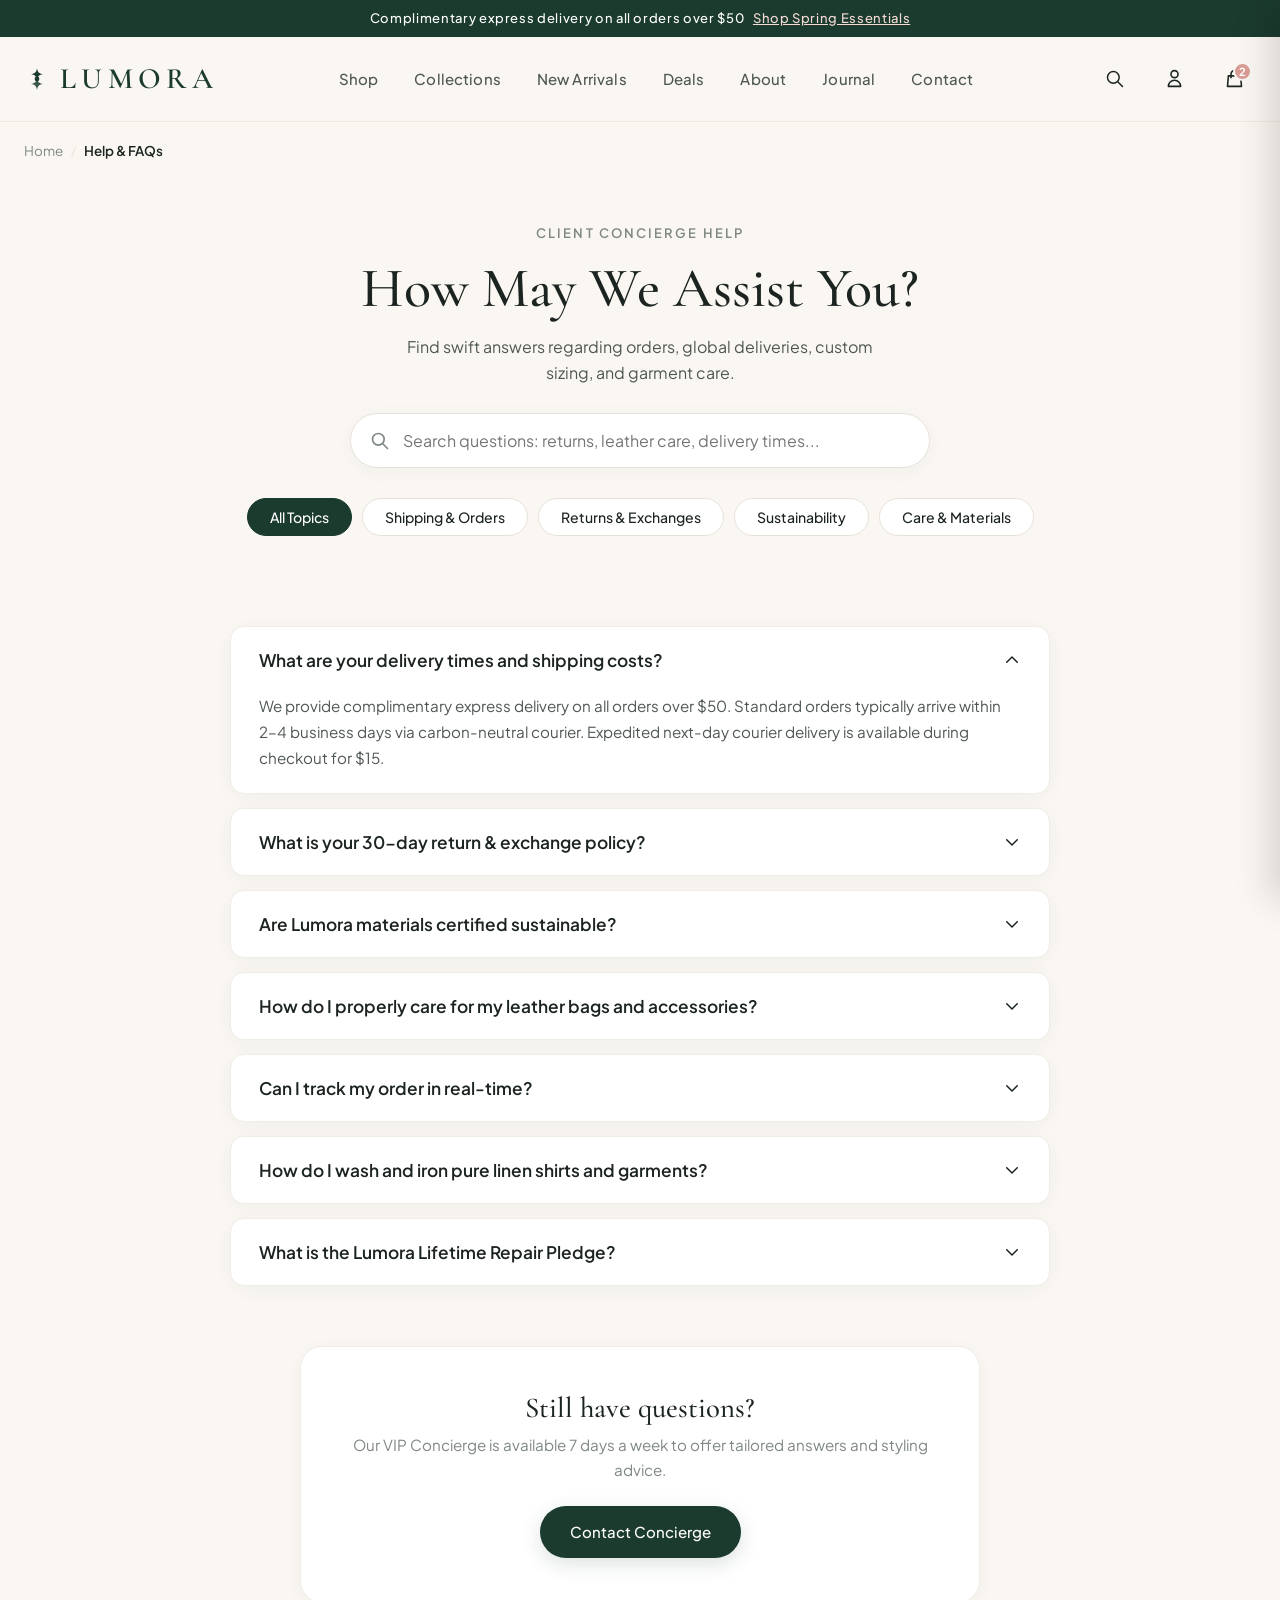
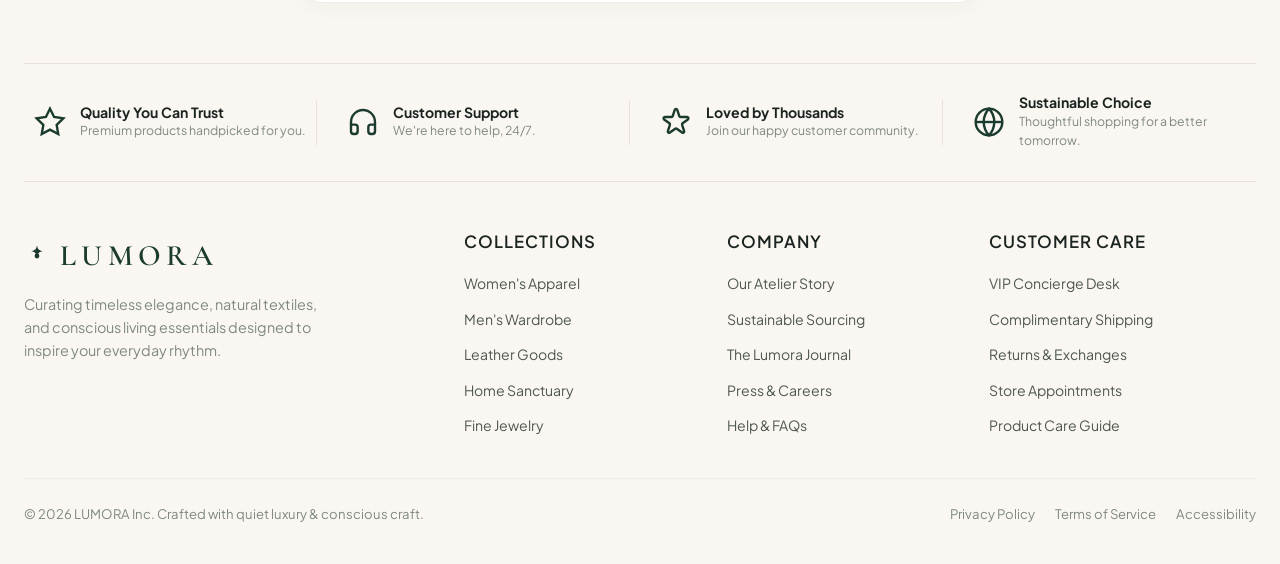
<file: faq.html>
<!DOCTYPE html>
<html lang="en">
<head>
  <meta charset="UTF-8">
  <meta name="viewport" content="width=device-width, initial-scale=1.0">
  <title>Frequently Asked Questions — Help Center | LUMORA</title>
  <meta name="description" content="Answers to your questions regarding Lumora shipping, 30-day returns, sustainable materials, leather care, and VIP services.">
  <link rel="stylesheet" href="css/style.css">
  <link rel="stylesheet" href="css/pages.css">
</head>
<body>

  <!-- Top Announcement Bar -->
  <div class="announcement-bar">
    <span>Complimentary express delivery on all orders over $50</span>
    <a href="product.html">Shop Spring Essentials</a>
  </div>

  <!-- Header Navigation -->
  <header class="site-header">
    <div class="site-wrapper">
      <div class="header-container">
        
        <a href="index.html" class="brand-logo" id="header-brand-logo">
          <svg class="brand-icon" viewBox="0 0 24 24" fill="currentColor">
            <path d="M12 2C12.5 5.5 14 7 17.5 7.5C14 8 12.5 9.5 12 13C11.5 9.5 10 8 6.5 7.5C10 7 11.5 5.5 12 2Z" />
            <path d="M12 11C12.5 14.5 14 16 17.5 16.5C14 17 12.5 18.5 12 22C11.5 18.5 10 17 6.5 16.5C10 16 11.5 14.5 12 11Z" opacity="0.85"/>
            <circle cx="12" cy="12" r="2.2" />
          </svg>
          <span class="brand-name">LUMORA</span>
        </a>

        <nav class="main-nav">
          <a href="product.html" class="nav-link">Shop</a>
          <a href="index.html#categories" class="nav-link">Collections</a>
          <a href="index.html#new-arrivals" class="nav-link">New Arrivals</a>
          <a href="index.html#deals" class="nav-link">Deals</a>
          <a href="about.html" class="nav-link">About</a>
          <a href="blog.html" class="nav-link">Journal</a>
          <a href="contact.html" class="nav-link">Contact</a>
        </nav>

        <div class="header-actions">
          <button class="action-btn search-trigger-btn" aria-label="Search Catalog">
            <svg width="20" height="20" fill="none" stroke="currentColor" viewBox="0 0 24 24">
              <path stroke-linecap="round" stroke-linejoin="round" stroke-width="1.8" d="M21 21l-6-6m2-5a7 7 0 11-14 0 7 7 0 0114 0z" />
            </svg>
          </button>

          <a href="contact.html" class="action-btn" aria-label="Customer Account">
            <svg width="21" height="21" fill="none" stroke="currentColor" viewBox="0 0 24 24">
              <path stroke-linecap="round" stroke-linejoin="round" stroke-width="1.8" d="M16 7a4 4 0 11-8 0 4 4 0 018 0zM12 14a7 7 0 00-7 7h14a7 7 0 00-7-7z" />
            </svg>
          </a>

          <button class="action-btn cart-trigger-btn" aria-label="View Shopping Bag">
            <svg width="21" height="21" fill="none" stroke="currentColor" viewBox="0 0 24 24">
              <path stroke-linecap="round" stroke-linejoin="round" stroke-width="1.8" d="M16 11V7a4 4 0 00-8 0v4M5 9h14l1 12H4L5 9z" />
            </svg>
            <span class="cart-count-badge">2</span>
          </button>

          <button class="mobile-menu-toggle" aria-label="Toggle navigation">
            <svg width="24" height="24" fill="none" stroke="currentColor" viewBox="0 0 24 24">
              <path stroke-linecap="round" stroke-linejoin="round" stroke-width="2" d="M4 6h16M4 12h16M4 18h16" />
            </svg>
          </button>
        </div>

      </div>
    </div>
  </header>

  <main>
    <div class="site-wrapper">
      <nav class="breadcrumbs-bar" aria-label="Breadcrumb">
        <ol class="breadcrumbs-list">
          <li><a href="index.html">Home</a></li>
          <li class="breadcrumbs-separator">/</li>
          <li class="breadcrumbs-current" aria-current="page">Help & FAQs</li>
        </ol>
      </nav>
    </div>

    <!-- FAQ Hero & Search -->
    <section class="site-wrapper faq-hero-section">
      <span style="color: var(--color-text-muted); font-size: 0.8125rem; font-weight: 600; letter-spacing: 0.16em; text-transform: uppercase;">CLIENT CONCIERGE HELP</span>
      <h1 style="font-size: 3.5rem; margin-top: 10px;">How May We Assist You?</h1>
      <p style="color: var(--color-text-body); max-width: 500px; margin: 12px auto 0;">Find swift answers regarding orders, global deliveries, custom sizing, and garment care.</p>

      <div class="faq-search-box">
        <svg class="faq-search-icon" width="20" height="20" fill="none" stroke="currentColor" viewBox="0 0 24 24">
          <path stroke-linecap="round" stroke-linejoin="round" stroke-width="2" d="M21 21l-6-6m2-5a7 7 0 11-14 0 7 7 0 0114 0z"/>
        </svg>
        <input type="text" id="faq-search" class="faq-search-input" placeholder="Search questions: returns, leather care, delivery times...">
      </div>

      <!-- Filter Pills -->
      <div class="faq-category-pills">
        <button class="faq-pill active" data-category="all">All Topics</button>
        <button class="faq-pill" data-category="shipping">Shipping & Orders</button>
        <button class="faq-pill" data-category="returns">Returns & Exchanges</button>
        <button class="faq-pill" data-category="sustainability">Sustainability</button>
        <button class="faq-pill" data-category="care">Care & Materials</button>
      </div>
    </section>

    <!-- FAQ Accordions Container -->
    <section class="site-wrapper">
      <div class="faq-list-container" id="faq-accordions">
        
        <!-- FAQ 1 -->
        <div class="faq-accordion-card active" data-category="shipping">
          <button class="faq-question-btn">
            <span>What are your delivery times and shipping costs?</span>
            <svg class="accordion-icon" width="18" height="18" fill="none" stroke="currentColor" viewBox="0 0 24 24">
              <path stroke-linecap="round" stroke-linejoin="round" stroke-width="2" d="M19 9l-7 7-7-7"/>
            </svg>
          </button>
          <div class="faq-answer-pane">
            <p>We provide complimentary express delivery on all orders over $50. Standard orders typically arrive within 2–4 business days via carbon-neutral courier. Expedited next-day courier delivery is available during checkout for $15.</p>
          </div>
        </div>

        <!-- FAQ 2 -->
        <div class="faq-accordion-card" data-category="returns">
          <button class="faq-question-btn">
            <span>What is your 30-day return & exchange policy?</span>
            <svg class="accordion-icon" width="18" height="18" fill="none" stroke="currentColor" viewBox="0 0 24 24">
              <path stroke-linecap="round" stroke-linejoin="round" stroke-width="2" d="M19 9l-7 7-7-7"/>
            </svg>
          </button>
          <div class="faq-answer-pane">
            <p>We offer 30-day hassle-free returns on all unworn, unaltered items in their original packaging with dust bags intact. You can generate a complimentary prepaid return shipping label directly from your account or by contacting our Concierge desk.</p>
          </div>
        </div>

        <!-- FAQ 3 -->
        <div class="faq-accordion-card" data-category="sustainability">
          <button class="faq-question-btn">
            <span>Are Lumora materials certified sustainable?</span>
            <svg class="accordion-icon" width="18" height="18" fill="none" stroke="currentColor" viewBox="0 0 24 24">
              <path stroke-linecap="round" stroke-linejoin="round" stroke-width="2" d="M19 9l-7 7-7-7"/>
            </svg>
          </button>
          <div class="faq-answer-pane">
            <p>Yes. Every fiber in our catalog is OEKO-TEX® certified European flax linen, GOTS certified organic cotton, or vegetable-tanned leather from certified Italian tanneries. We use zero polyester, zero acrylic, and 100% plastic-free packaging.</p>
          </div>
        </div>

        <!-- FAQ 4 -->
        <div class="faq-accordion-card" data-category="care">
          <button class="faq-question-btn">
            <span>How do I properly care for my leather bags and accessories?</span>
            <svg class="accordion-icon" width="18" height="18" fill="none" stroke="currentColor" viewBox="0 0 24 24">
              <path stroke-linecap="round" stroke-linejoin="round" stroke-width="2" d="M19 9l-7 7-7-7"/>
            </svg>
          </button>
          <div class="faq-answer-pane">
            <p>Store your leather goods in the complimentary cotton dust bag provided. Avoid prolonged direct exposure to intense sunlight and moisture. Treat with a certified organic beeswax balm once every 6 months to preserve suppleness and natural luster.</p>
          </div>
        </div>

        <!-- FAQ 5 -->
        <div class="faq-accordion-card" data-category="shipping">
          <button class="faq-question-btn">
            <span>Can I track my order in real-time?</span>
            <svg class="accordion-icon" width="18" height="18" fill="none" stroke="currentColor" viewBox="0 0 24 24">
              <path stroke-linecap="round" stroke-linejoin="round" stroke-width="2" d="M19 9l-7 7-7-7"/>
            </svg>
          </button>
          <div class="faq-answer-pane">
            <p>Yes. As soon as your order is packed with care in our atelier, you will receive an SMS and email containing a private courier tracking link and delivery window estimates.</p>
          </div>
        </div>

        <!-- FAQ 6 -->
        <div class="faq-accordion-card" data-category="care">
          <button class="faq-question-btn">
            <span>How do I wash and iron pure linen shirts and garments?</span>
            <svg class="accordion-icon" width="18" height="18" fill="none" stroke="currentColor" viewBox="0 0 24 24">
              <path stroke-linecap="round" stroke-linejoin="round" stroke-width="2" d="M19 9l-7 7-7-7"/>
            </svg>
          </button>
          <div class="faq-answer-pane">
            <p>Wash on a gentle cycle in cool or lukewarm water with mild liquid detergent. Line dry away from harsh direct sun. Linen softens naturally with each wash; steam while slightly damp for a pristine, airy finish.</p>
          </div>
        </div>

        <!-- FAQ 7 -->
        <div class="faq-accordion-card" data-category="sustainability">
          <button class="faq-question-btn">
            <span>What is the Lumora Lifetime Repair Pledge?</span>
            <svg class="accordion-icon" width="18" height="18" fill="none" stroke="currentColor" viewBox="0 0 24 24">
              <path stroke-linecap="round" stroke-linejoin="round" stroke-width="2" d="M19 9l-7 7-7-7"/>
            </svg>
          </button>
          <div class="faq-answer-pane">
            <p>We believe high-end goods should outlive disposable consumption. If your leather bag ever requires stitch reinforcement, lock recalibration, or edge-paint refreshes, our Florentine atelier will restore it for life.</p>
          </div>
        </div>

      </div>

      <!-- Still Need Help Box -->
      <div style="background-color: #FFFFFF; border-radius: var(--radius-lg); padding: 44px; text-align: center; max-width: 680px; margin: 0 auto 60px; border: 1px solid var(--color-border-light); box-shadow: var(--shadow-subtle);">
        <h3 style="font-size: 1.8rem; margin-bottom: 8px;">Still have questions?</h3>
        <p style="font-size: 0.95rem; color: var(--color-text-muted); margin-bottom: 24px;">Our VIP Concierge is available 7 days a week to offer tailored answers and styling advice.</p>
        <a href="contact.html" class="btn-primary">Contact Concierge</a>
      </div>
    </section>

    <!-- Footer Trust Bar -->
    <div class="site-wrapper">
      <div class="footer-trust-bar">
        <div class="trust-col">
          <svg class="trust-col-icon" viewBox="0 0 24 24" fill="none" stroke="currentColor">
            <polygon points="12 2 15.09 8.26 22 9.27 17 14.14 18.18 21.02 12 17.77 5.82 21.02 7 14.14 2 9.27 8.91 8.26 12 2" stroke-width="1.8"/>
          </svg>
          <div>
            <div class="trust-col-title">Quality You Can Trust</div>
            <div class="trust-col-desc">Premium products handpicked for you.</div>
          </div>
        </div>

        <div class="trust-col">
          <svg class="trust-col-icon" viewBox="0 0 24 24" fill="none" stroke="currentColor">
            <path stroke-linecap="round" stroke-linejoin="round" stroke-width="1.8" d="M3 18v-6a9 9 0 0118 0v6M21 19a2 2 0 01-2 2h-1a2 2 0 01-2-2v-3a2 2 0 012-2h3zM3 19a2 2 0 002 2h1a2 2 0 002-2v-3a2 2 0 00-2-2H3z"/>
          </svg>
          <div>
            <div class="trust-col-title">Customer Support</div>
            <div class="trust-col-desc">We're here to help, 24/7.</div>
          </div>
        </div>

        <div class="trust-col">
          <svg class="trust-col-icon" viewBox="0 0 24 24" fill="none" stroke="currentColor">
            <path stroke-linecap="round" stroke-linejoin="round" stroke-width="1.8" d="M11.049 2.927c.3-.921 1.603-.921 1.902 0l1.519 4.674a1 1 0 00.95.69h4.915c.969 0 1.371 1.24.588 1.81l-3.976 2.888a1 1 0 00-.363 1.118l1.518 4.674c.3.922-.755 1.688-1.538 1.118l-3.976-2.888a1 1 0 00-1.176 0l-3.976 2.888c-.783.57-1.838-.197-1.538-1.118l1.518-4.674a1 1 0 00-.363-1.118l-3.976-2.888c-.784-.57-.38-1.81.588-1.81h4.914a1 1 0 00.951-.69l1.519-4.674z"/>
          </svg>
          <div>
            <div class="trust-col-title">Loved by Thousands</div>
            <div class="trust-col-desc">Join our happy customer community.</div>
          </div>
        </div>

        <div class="trust-col">
          <svg class="trust-col-icon" viewBox="0 0 24 24" fill="none" stroke="currentColor">
            <circle cx="12" cy="12" r="10" stroke-width="1.8"/>
            <line x1="2" y1="12" x2="22" y2="12" stroke-width="1.8"/>
            <path d="M12 2a15.3 15.3 0 0 1 4 10 15.3 15.3 0 0 1-4 10 15.3 15.3 0 0 1-4-10 15.3 15.3 0 0 1 4-10z" stroke-width="1.8"/>
          </svg>
          <div>
            <div class="trust-col-title">Sustainable Choice</div>
            <div class="trust-col-desc">Thoughtful shopping for a better tomorrow.</div>
          </div>
        </div>
      </div>
    </div>
  </main>

  <!-- Main Footer -->
  <footer class="site-footer">
    <div class="site-wrapper">
      <div class="footer-grid">
        <div class="footer-brand">
          <a href="index.html" class="brand-logo">
            <svg class="brand-icon" viewBox="0 0 24 24" fill="currentColor">
              <path d="M12 2C12.5 5.5 14 7 17.5 7.5C14 8 12.5 9.5 12 13C11.5 9.5 10 8 6.5 7.5C10 7 11.5 5.5 12 2Z" />
              <circle cx="12" cy="12" r="2.2" />
            </svg>
            <span class="brand-name">LUMORA</span>
          </a>
          <p>Curating timeless elegance, natural textiles, and conscious living essentials designed to inspire your everyday rhythm.</p>
        </div>

        <div class="footer-column">
          <h4>Collections</h4>
          <ul class="footer-links">
            <li><a href="product.html">Women's Apparel</a></li>
            <li><a href="product.html">Men's Wardrobe</a></li>
            <li><a href="product.html">Leather Goods</a></li>
            <li><a href="product.html">Home Sanctuary</a></li>
            <li><a href="product.html">Fine Jewelry</a></li>
          </ul>
        </div>

        <div class="footer-column">
          <h4>Company</h4>
          <ul class="footer-links">
            <li><a href="about.html">Our Atelier Story</a></li>
            <li><a href="about.html#sustainability">Sustainable Sourcing</a></li>
            <li><a href="blog.html">The Lumora Journal</a></li>
            <li><a href="contact.html">Press & Careers</a></li>
            <li><a href="faq.html">Help & FAQs</a></li>
          </ul>
        </div>

        <div class="footer-column">
          <h4>Customer Care</h4>
          <ul class="footer-links">
            <li><a href="contact.html">VIP Concierge Desk</a></li>
            <li><a href="faq.html">Complimentary Shipping</a></li>
            <li><a href="faq.html">Returns & Exchanges</a></li>
            <li><a href="contact.html">Store Appointments</a></li>
            <li><a href="faq.html">Product Care Guide</a></li>
          </ul>
        </div>
      </div>

      <div class="footer-bottom">
        <span>© 2026 LUMORA Inc. Crafted with quiet luxury & conscious craft.</span>
        <div class="footer-bottom-links">
          <a href="faq.html">Privacy Policy</a>
          <a href="faq.html">Terms of Service</a>
          <a href="faq.html">Accessibility</a>
        </div>
      </div>
    </div>
  </footer>

  <!-- Slide-Out Cart Drawer -->
  <div class="cart-drawer-overlay" id="cart-overlay"></div>
  <div class="cart-drawer" id="cart-drawer">
    <div class="cart-drawer-header">
      <h3>Your Shopping Bag</h3>
      <button class="cart-close-btn" id="cart-close-btn" aria-label="Close Bag">✕</button>
    </div>
    <div class="cart-shipping-meter">
      <div class="shipping-meter-text" id="cart-shipping-notice">✨ Complimentary Express Shipping Unlocked</div>
      <div class="shipping-progress-bar">
        <div class="shipping-progress-fill" id="cart-shipping-fill"></div>
      </div>
    </div>
    <div class="cart-items-container" id="cart-items-container"></div>
    <div class="cart-drawer-footer">
      <div class="cart-subtotal-row">
        <span class="subtotal-label">Subtotal</span>
        <span class="subtotal-value" id="cart-subtotal-price">$155.00</span>
      </div>
      <p style="font-size: 0.8rem; color: var(--color-text-muted); margin-bottom: 14px; text-align: center;">Taxes and shipping calculated at checkout.</p>
      <button class="btn-primary checkout-btn" onclick="showToast('Proceeding to Secure Checkout...')">Proceed to Checkout</button>
    </div>
  </div>

  <!-- Quick Search Modal -->
  <div class="search-modal-overlay" id="search-modal">
    <div class="search-modal-box">
      <div class="search-input-header">
        <svg width="22" height="22" fill="none" stroke="currentColor" viewBox="0 0 24 24" style="color: var(--color-text-muted);">
          <path stroke-linecap="round" stroke-linejoin="round" stroke-width="2" d="M21 21l-6-6m2-5a7 7 0 11-14 0 7 7 0 0114 0z"/>
        </svg>
        <input type="text" placeholder="Search curated collections, products, materials..." id="search-input">
        <button class="search-close-btn">✕</button>
      </div>
      <div class="search-results-pane" id="search-results"></div>
    </div>
  </div>

  <!-- Toast Notification Container -->
  <div class="toast-container" id="toast-container"></div>

  <!-- Scripts -->
  <script src="js/data.js"></script>
  <script src="js/main.js"></script>
</body>
</html>
</file>
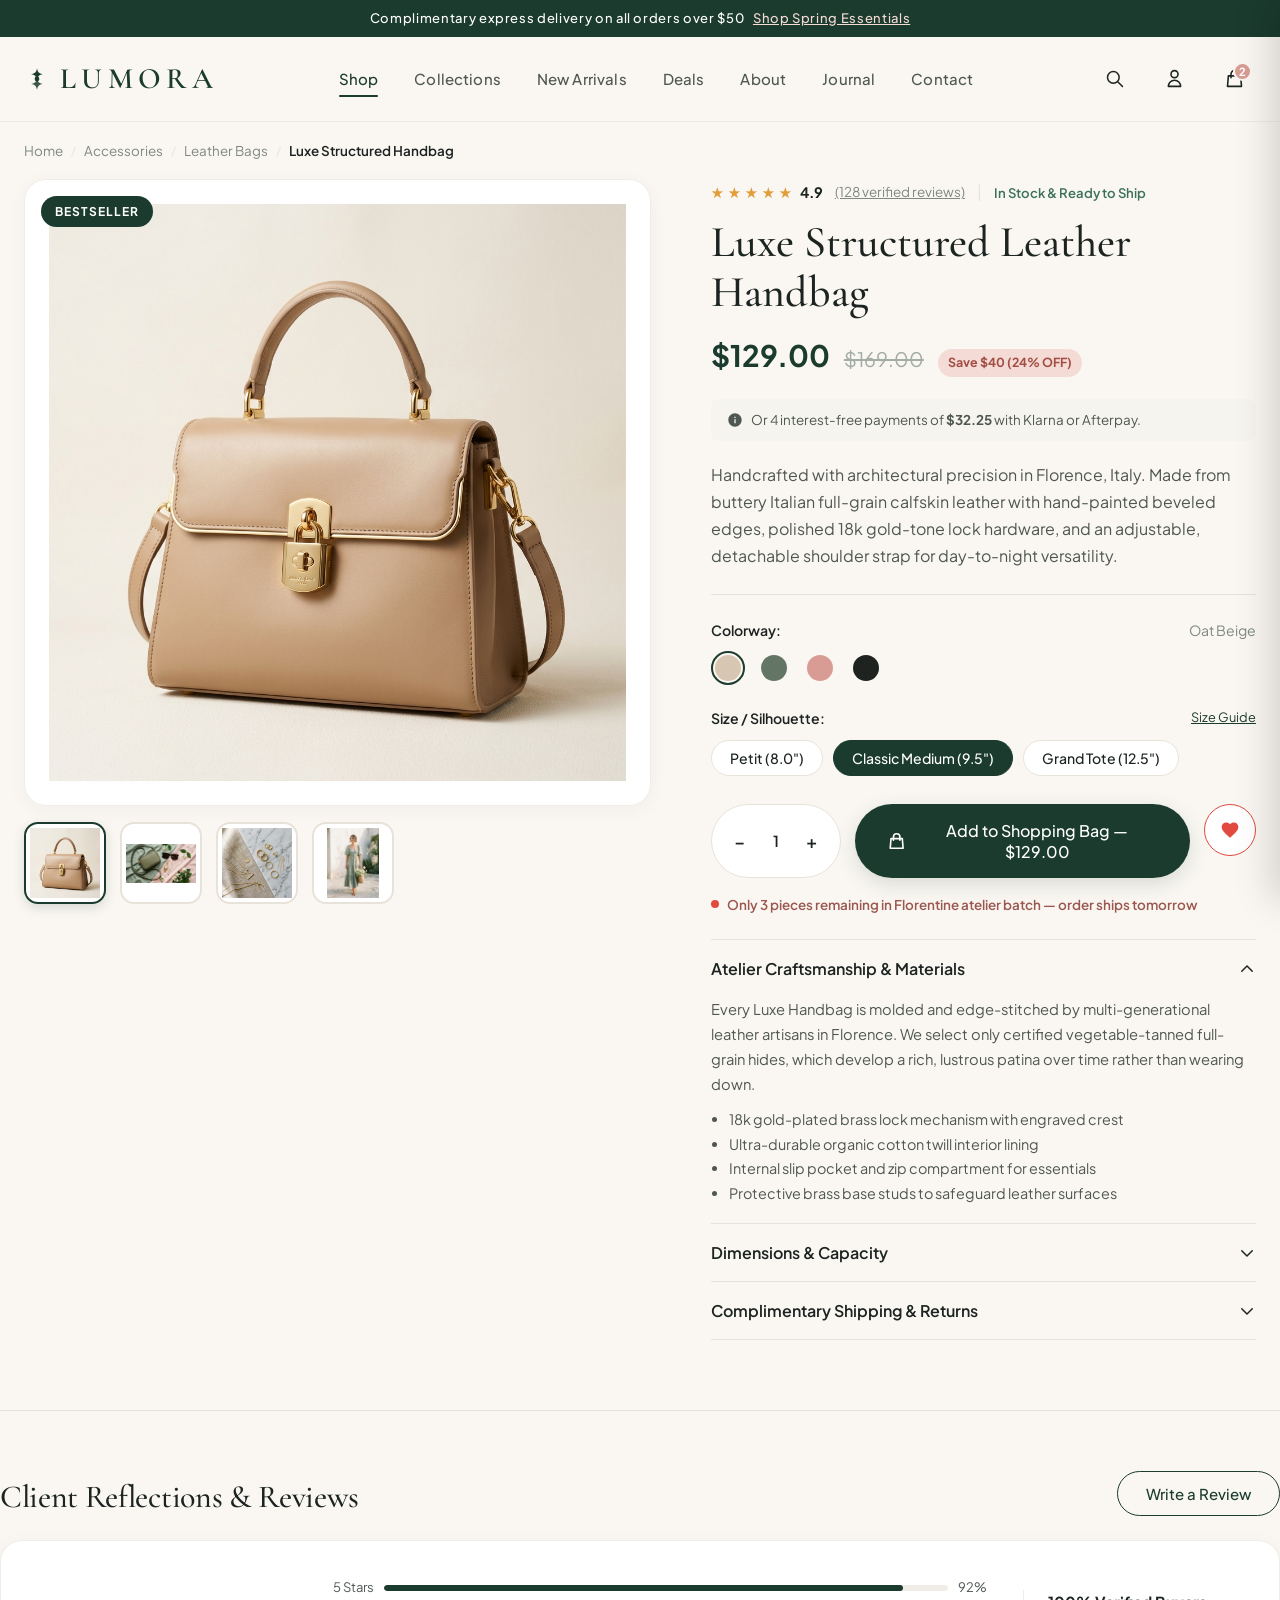
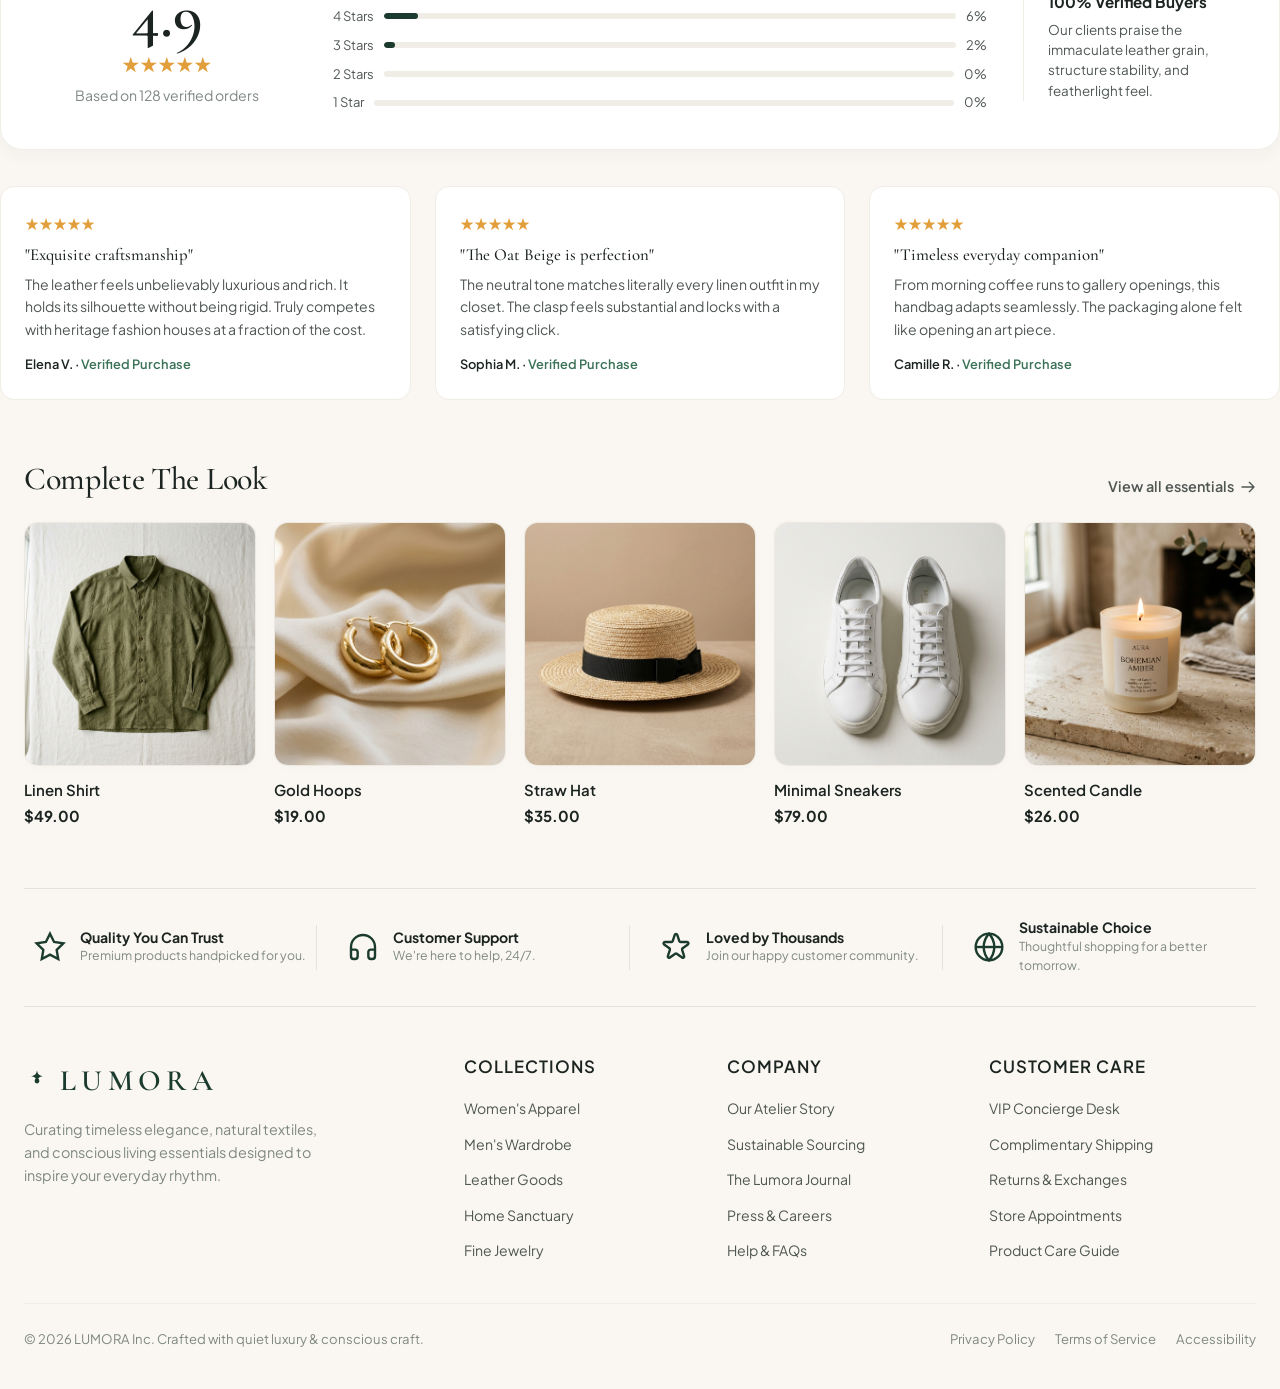
<file: product.html>
<!DOCTYPE html>
<html lang="en">
<head>
  <meta charset="UTF-8">
  <meta name="viewport" content="width=device-width, initial-scale=1.0">
  <title>Luxe Structured Leather Handbag — LUMORA</title>
  <meta name="description" content="Handcrafted from supple Italian full-grain leather with polished gold hardware. Discover the iconic Luxe Handbag at Lumora with free express shipping.">
  <link rel="stylesheet" href="css/style.css">
  <link rel="stylesheet" href="css/pages.css">
</head>
<body>

  <!-- Top Announcement Bar -->
  <div class="announcement-bar">
    <span>Complimentary express delivery on all orders over $50</span>
    <a href="product.html">Shop Spring Essentials</a>
  </div>

  <!-- Header Navigation -->
  <header class="site-header">
    <div class="site-wrapper">
      <div class="header-container">
        
        <!-- Logo -->
        <a href="index.html" class="brand-logo" id="header-brand-logo">
          <svg class="brand-icon" viewBox="0 0 24 24" fill="currentColor">
            <path d="M12 2C12.5 5.5 14 7 17.5 7.5C14 8 12.5 9.5 12 13C11.5 9.5 10 8 6.5 7.5C10 7 11.5 5.5 12 2Z" />
            <path d="M12 11C12.5 14.5 14 16 17.5 16.5C14 17 12.5 18.5 12 22C11.5 18.5 10 17 6.5 16.5C10 16 11.5 14.5 12 11Z" opacity="0.85"/>
            <circle cx="12" cy="12" r="2.2" />
          </svg>
          <span class="brand-name">LUMORA</span>
        </a>

        <!-- Desktop Navigation -->
        <nav class="main-nav">
          <a href="product.html" class="nav-link active">Shop</a>
          <a href="index.html#categories" class="nav-link">Collections</a>
          <a href="index.html#new-arrivals" class="nav-link">New Arrivals</a>
          <a href="index.html#deals" class="nav-link">Deals</a>
          <a href="about.html" class="nav-link">About</a>
          <a href="blog.html" class="nav-link">Journal</a>
          <a href="contact.html" class="nav-link">Contact</a>
        </nav>

        <!-- Header Actions -->
        <div class="header-actions">
          <button class="action-btn search-trigger-btn" aria-label="Search Catalog">
            <svg width="20" height="20" fill="none" stroke="currentColor" viewBox="0 0 24 24">
              <path stroke-linecap="round" stroke-linejoin="round" stroke-width="1.8" d="M21 21l-6-6m2-5a7 7 0 11-14 0 7 7 0 0114 0z" />
            </svg>
          </button>

          <a href="contact.html" class="action-btn" aria-label="Customer Account">
            <svg width="21" height="21" fill="none" stroke="currentColor" viewBox="0 0 24 24">
              <path stroke-linecap="round" stroke-linejoin="round" stroke-width="1.8" d="M16 7a4 4 0 11-8 0 4 4 0 018 0zM12 14a7 7 0 00-7 7h14a7 7 0 00-7-7z" />
            </svg>
          </a>

          <button class="action-btn cart-trigger-btn" aria-label="View Shopping Bag">
            <svg width="21" height="21" fill="none" stroke="currentColor" viewBox="0 0 24 24">
              <path stroke-linecap="round" stroke-linejoin="round" stroke-width="1.8" d="M16 11V7a4 4 0 00-8 0v4M5 9h14l1 12H4L5 9z" />
            </svg>
            <span class="cart-count-badge">2</span>
          </button>

          <button class="mobile-menu-toggle" aria-label="Toggle navigation">
            <svg width="24" height="24" fill="none" stroke="currentColor" viewBox="0 0 24 24">
              <path stroke-linecap="round" stroke-linejoin="round" stroke-width="2" d="M4 6h16M4 12h16M4 18h16" />
            </svg>
          </button>
        </div>

      </div>
    </div>
  </header>

  <main>
    <!-- Breadcrumbs -->
    <div class="site-wrapper">
      <nav class="breadcrumbs-bar" aria-label="Breadcrumb">
        <ol class="breadcrumbs-list">
          <li><a href="index.html">Home</a></li>
          <li class="breadcrumbs-separator">/</li>
          <li><a href="index.html#categories">Accessories</a></li>
          <li class="breadcrumbs-separator">/</li>
          <li><a href="product.html">Leather Bags</a></li>
          <li class="breadcrumbs-separator">/</li>
          <li class="breadcrumbs-current" aria-current="page">Luxe Structured Handbag</li>
        </ol>
      </nav>
    </div>

    <!-- Main Product Detail Section -->
    <section class="site-wrapper product-page-section">
      <div class="product-detail-grid">
        
        <!-- Left: Product Image Gallery -->
        <div class="product-gallery">
          <div class="gallery-main-view" id="gallery-main-container">
            <span class="gallery-badge">Bestseller</span>
            <img src="assets/images/luxe-handbag.jpg" alt="Luxe Structured Handbag Front View" id="gallery-main-image">
          </div>

          <div class="gallery-thumbs">
            <div class="gallery-thumb-item active" data-img="assets/images/luxe-handbag.jpg">
              <img src="assets/images/luxe-handbag.jpg" alt="Front Studio View">
            </div>
            <div class="gallery-thumb-item" data-img="assets/images/spring-sale.jpg">
              <img src="assets/images/spring-sale.jpg" alt="Flat Lay Styling">
            </div>
            <div class="gallery-thumb-item" data-img="assets/images/cat-accessories.jpg">
              <img src="assets/images/cat-accessories.jpg" alt="Gold Hardware Detail">
            </div>
            <div class="gallery-thumb-item" data-img="assets/images/hero-model.jpg">
              <img src="assets/images/hero-model.jpg" alt="On Model Lifestyle View">
            </div>
          </div>
        </div>

        <!-- Right: Product Information & Purchase Controls -->
        <div class="product-details-content">
          <div class="product-summary-meta">
            <div class="product-stars-row">
              <span>★</span><span>★</span><span>★</span><span>★</span><span>★</span>
              <strong style="color: var(--color-text-title); margin-left: 4px;">4.9</strong>
            </div>
            <a href="#reviews" class="product-review-link">(128 verified reviews)</a>
            <span style="color: var(--color-border);">|</span>
            <span style="font-size: 0.82rem; color: #3B7258; font-weight: 600;">In Stock & Ready to Ship</span>
          </div>

          <h1 class="product-title-large">Luxe Structured Leather Handbag</h1>

          <div class="product-price-section">
            <span class="product-current-price">$129.00</span>
            <span class="product-original-price">$169.00</span>
            <span class="product-discount-pill">Save $40 (24% OFF)</span>
          </div>

          <div style="background-color: var(--color-card-subtle); padding: 10px 16px; border-radius: var(--radius-sm); font-size: 0.84rem; color: var(--color-text-body); margin-bottom: 20px; display: flex; align-items: center; gap: 8px;">
            <svg width="16" height="16" fill="currentColor" viewBox="0 0 24 24"><path d="M12 2C6.48 2 2 6.48 2 12s4.48 10 10 10 10-4.48 10-10S17.52 2 12 2zm1 15h-2v-6h2v6zm0-8h-2V7h2v2z"/></svg>
            <span>Or 4 interest-free payments of <strong>$32.25</strong> with Klarna or Afterpay.</span>
          </div>

          <p class="product-short-desc">
            Handcrafted with architectural precision in Florence, Italy. Made from buttery Italian full-grain calfskin leather with hand-painted beveled edges, polished 18k gold-tone lock hardware, and an adjustable, detachable shoulder strap for day-to-night versatility.
          </p>

          <!-- Color Swatches -->
          <div class="product-option-block">
            <div class="option-label-row">
              <span class="option-name">Colorway:</span>
              <span class="option-selected-val" id="selected-color-name">Oat Beige</span>
            </div>
            <div class="color-option-swatches">
              <button class="color-swatch-btn active" data-name="Oat Beige" aria-label="Oat Beige">
                <span style="background-color: #D6C6B2;"></span>
              </button>
              <button class="color-swatch-btn" data-name="Olive Sage" aria-label="Olive Sage">
                <span style="background-color: #637564;"></span>
              </button>
              <button class="color-swatch-btn" data-name="Dusty Rose" aria-label="Dusty Rose">
                <span style="background-color: #D99C94;"></span>
              </button>
              <button class="color-swatch-btn" data-name="Noir Black" aria-label="Noir Black">
                <span style="background-color: #1E2320;"></span>
              </button>
            </div>
          </div>

          <!-- Size Options -->
          <div class="product-option-block">
            <div class="option-label-row">
              <span class="option-name">Size / Silhouette:</span>
              <a href="#dimensions" style="font-size: 0.8rem; color: var(--color-primary); text-decoration: underline;">Size Guide</a>
            </div>
            <div class="size-options">
              <button class="size-pill-btn">Petit (8.0")</button>
              <button class="size-pill-btn active">Classic Medium (9.5")</button>
              <button class="size-pill-btn">Grand Tote (12.5")</button>
            </div>
          </div>

          <!-- Quantity & Add to Cart -->
          <div class="product-purchase-box">
            <div class="product-qty-selector">
              <button id="qty-minus-btn" aria-label="Decrease quantity">−</button>
              <input type="text" id="product-qty-input" value="1" readonly aria-label="Quantity">
              <button id="qty-plus-btn" aria-label="Increase quantity">+</button>
            </div>
            <button class="btn-primary btn-add-bag" id="product-main-add-bag">
              <svg width="20" height="20" fill="none" stroke="currentColor" viewBox="0 0 24 24">
                <path stroke-linecap="round" stroke-linejoin="round" stroke-width="2" d="M16 11V7a4 4 0 00-8 0v4M5 9h14l1 12H4L5 9z"/>
              </svg>
              <span>Add to Shopping Bag — $129.00</span>
            </button>
            <button class="btn-wishlist-large wishlist-toggle active" data-id="luxe-handbag" aria-label="Add to Wishlist">
              <svg width="20" height="20" fill="currentColor" viewBox="0 0 24 24">
                <path d="M12 21.35l-1.45-1.32C5.4 15.36 2 12.28 2 8.5 2 5.42 4.42 3 7.5 3c1.74 0 3.41.81 4.5 2.09C13.09 3.81 14.76 3 16.5 3 19.58 3 22 5.42 22 8.5c0 3.78-3.4 6.86-8.55 11.54L12 21.35z"/>
              </svg>
            </button>
          </div>

          <div class="urgency-stock-notice">
            <span class="urgency-dot"></span>
            <span>Only 3 pieces remaining in Florentine atelier batch — order ships tomorrow</span>
          </div>

          <!-- Product Accordions -->
          <div class="product-accordions-group">
            <!-- Accordion 1: Description & Features -->
            <div class="product-accordion-item accordion-item active">
              <button class="accordion-header">
                <span>Atelier Craftsmanship & Materials</span>
                <svg class="accordion-icon" width="18" height="18" fill="none" stroke="currentColor" viewBox="0 0 24 24">
                  <path stroke-linecap="round" stroke-linejoin="round" stroke-width="2" d="M19 9l-7 7-7-7"/>
                </svg>
              </button>
              <div class="accordion-body">
                <p>Every Luxe Handbag is molded and edge-stitched by multi-generational leather artisans in Florence. We select only certified vegetable-tanned full-grain hides, which develop a rich, lustrous patina over time rather than wearing down.</p>
                <ul style="margin: 10px 0 0 18px; font-size: 0.9rem;">
                  <li>18k gold-plated brass lock mechanism with engraved crest</li>
                  <li>Ultra-durable organic cotton twill interior lining</li>
                  <li>Internal slip pocket and zip compartment for essentials</li>
                  <li>Protective brass base studs to safeguard leather surfaces</li>
                </ul>
              </div>
            </div>

            <!-- Accordion 2: Dimensions -->
            <div class="product-accordion-item accordion-item" id="dimensions">
              <button class="accordion-header">
                <span>Dimensions & Capacity</span>
                <svg class="accordion-icon" width="18" height="18" fill="none" stroke="currentColor" viewBox="0 0 24 24">
                  <path stroke-linecap="round" stroke-linejoin="round" stroke-width="2" d="M19 9l-7 7-7-7"/>
                </svg>
              </button>
              <div class="accordion-body">
                <p><strong>Width:</strong> 9.5 in (24 cm)<br>
                <strong>Height:</strong> 7.2 in (18 cm)<br>
                <strong>Depth:</strong> 3.8 in (10 cm)<br>
                <strong>Handle Drop:</strong> 2.8 in (7 cm)<br>
                <strong>Crossbody Strap Drop:</strong> Adjustable 18.5 – 22.5 in (47 – 57 cm)<br>
                <strong>Capacity:</strong> Fits iPhone 16 Pro Max, Lumora bifold wallet, sunglasses case, key fob, and compact cosmetic pouch.</p>
              </div>
            </div>

            <!-- Accordion 3: Shipping & Returns -->
            <div class="product-accordion-item accordion-item">
              <button class="accordion-header">
                <span>Complimentary Shipping & Returns</span>
                <svg class="accordion-icon" width="18" height="18" fill="none" stroke="currentColor" viewBox="0 0 24 24">
                  <path stroke-linecap="round" stroke-linejoin="round" stroke-width="2" d="M19 9l-7 7-7-7"/>
                </svg>
              </button>
              <div class="accordion-body">
                <p>Enjoy complimentary 2-3 business day courier shipping on this item. Every purchase includes our signature unboxing experience with recycled cotton dust bag and scented botanical sachet. If for any reason you are not completely enchanted, return within 30 days for a full refund.</p>
              </div>
            </div>
          </div>

        </div>

      </div>
    </section>

    <!-- Customer Reviews Section -->
    <section class="site-wrapper reviews-section" id="reviews">
      <div class="section-head">
        <h2>Client Reflections & Reviews</h2>
        <button class="btn-outline" onclick="showToast('Review submission modal opened')">Write a Review</button>
      </div>

      <!-- Rating Breakdown Card -->
      <div class="reviews-summary-card">
        <div style="text-align: center;">
          <div class="rating-big-score">4.9</div>
          <div style="color: #E29E3A; font-size: 1.25rem; margin-bottom: 4px;">★★★★★</div>
          <div style="font-size: 0.88rem; color: var(--color-text-muted);">Based on 128 verified orders</div>
        </div>

        <div class="rating-bars">
          <div class="rating-bar-row">
            <span>5 Stars</span>
            <div class="bar-track"><div class="bar-fill" style="width: 92%;"></div></div>
            <span>92%</span>
          </div>
          <div class="rating-bar-row">
            <span>4 Stars</span>
            <div class="bar-track"><div class="bar-fill" style="width: 6%;"></div></div>
            <span>6%</span>
          </div>
          <div class="rating-bar-row">
            <span>3 Stars</span>
            <div class="bar-track"><div class="bar-fill" style="width: 2%;"></div></div>
            <span>2%</span>
          </div>
          <div class="rating-bar-row">
            <span>2 Stars</span>
            <div class="bar-track"><div class="bar-fill" style="width: 0%;"></div></div>
            <span>0%</span>
          </div>
          <div class="rating-bar-row">
            <span>1 Star</span>
            <div class="bar-track"><div class="bar-fill" style="width: 0%;"></div></div>
            <span>0%</span>
          </div>
        </div>

        <div style="border-left: 1px solid var(--color-border-light); padding-left: 24px;">
          <div style="font-weight: 700; color: var(--color-text-title); font-size: 0.95rem; margin-bottom: 6px;">100% Verified Buyers</div>
          <p style="font-size: 0.84rem; color: var(--color-text-body); line-height: 1.5;">Our clients praise the immaculate leather grain, structure stability, and featherlight feel.</p>
        </div>
      </div>

      <!-- Review Testimonials Grid -->
      <div style="display: grid; grid-template-columns: repeat(3, 1fr); gap: 24px;">
        <div style="background: #FFFFFF; padding: 24px; border-radius: var(--radius-md); border: 1px solid var(--color-border-light);">
          <div style="color: #E29E3A; margin-bottom: 8px;">★★★★★</div>
          <h4 style="font-size: 1.05rem; margin-bottom: 8px;">"Exquisite craftsmanship"</h4>
          <p style="font-size: 0.88rem; color: var(--color-text-body); margin-bottom: 14px;">The leather feels unbelievably luxurious and rich. It holds its silhouette without being rigid. Truly competes with heritage fashion houses at a fraction of the cost.</p>
          <div style="font-size: 0.8rem; font-weight: 600; color: var(--color-text-title);">Elena V. · <span style="color: #3B7258;">Verified Purchase</span></div>
        </div>

        <div style="background: #FFFFFF; padding: 24px; border-radius: var(--radius-md); border: 1px solid var(--color-border-light);">
          <div style="color: #E29E3A; margin-bottom: 8px;">★★★★★</div>
          <h4 style="font-size: 1.05rem; margin-bottom: 8px;">"The Oat Beige is perfection"</h4>
          <p style="font-size: 0.88rem; color: var(--color-text-body); margin-bottom: 14px;">The neutral tone matches literally every linen outfit in my closet. The clasp feels substantial and locks with a satisfying click.</p>
          <div style="font-size: 0.8rem; font-weight: 600; color: var(--color-text-title);">Sophia M. · <span style="color: #3B7258;">Verified Purchase</span></div>
        </div>

        <div style="background: #FFFFFF; padding: 24px; border-radius: var(--radius-md); border: 1px solid var(--color-border-light);">
          <div style="color: #E29E3A; margin-bottom: 8px;">★★★★★</div>
          <h4 style="font-size: 1.05rem; margin-bottom: 8px;">"Timeless everyday companion"</h4>
          <p style="font-size: 0.88rem; color: var(--color-text-body); margin-bottom: 14px;">From morning coffee runs to gallery openings, this handbag adapts seamlessly. The packaging alone felt like opening an art piece.</p>
          <div style="font-size: 0.8rem; font-weight: 600; color: var(--color-text-title);">Camille R. · <span style="color: #3B7258;">Verified Purchase</span></div>
        </div>
      </div>
    </section>

    <!-- Complete the Look / You May Also Like -->
    <section class="site-wrapper" style="padding-bottom: 60px;">
      <div class="section-head">
        <h2>Complete The Look</h2>
        <a href="index.html#new-arrivals" class="view-all-link">
          <span>View all essentials</span>
          <svg width="16" height="16" fill="none" stroke="currentColor" viewBox="0 0 24 24">
            <path stroke-linecap="round" stroke-linejoin="round" stroke-width="2" d="M14 5l7 7m0 0l-7 7m7-7H3"/>
          </svg>
        </a>
      </div>

      <div class="products-grid-5">
        <!-- Linen Shirt -->
        <div class="product-card">
          <div class="product-thumb-wrap">
            <a href="product.html">
              <img src="assets/images/linen-shirt.jpg" alt="Relaxed Linen Shirt">
            </a>
            <button class="product-quick-add add-to-cart-btn" data-id="linen-shirt">Quick Add +</button>
          </div>
          <div class="product-meta">
            <a href="product.html" class="product-title">Linen Shirt</a>
            <div class="product-price">$49.00</div>
          </div>
        </div>

        <!-- Gold Hoops -->
        <div class="product-card">
          <div class="product-thumb-wrap">
            <a href="product.html">
              <img src="assets/images/gold-hoops.jpg" alt="Gold Hoops">
            </a>
            <button class="product-quick-add add-to-cart-btn" data-id="gold-hoops">Quick Add +</button>
          </div>
          <div class="product-meta">
            <a href="product.html" class="product-title">Gold Hoops</a>
            <div class="product-price">$19.00</div>
          </div>
        </div>

        <!-- Straw Hat -->
        <div class="product-card">
          <div class="product-thumb-wrap">
            <a href="product.html">
              <img src="assets/images/straw-hat.jpg" alt="Straw Hat">
            </a>
            <button class="product-quick-add add-to-cart-btn" data-id="straw-hat">Quick Add +</button>
          </div>
          <div class="product-meta">
            <a href="product.html" class="product-title">Straw Hat</a>
            <div class="product-price">$35.00</div>
          </div>
        </div>

        <!-- Minimal Sneakers -->
        <div class="product-card">
          <div class="product-thumb-wrap">
            <a href="product.html">
              <img src="assets/images/sneakers.jpg" alt="Minimal Sneakers">
            </a>
            <button class="product-quick-add add-to-cart-btn" data-id="minimal-sneakers">Quick Add +</button>
          </div>
          <div class="product-meta">
            <a href="product.html" class="product-title">Minimal Sneakers</a>
            <div class="product-price">$79.00</div>
          </div>
        </div>

        <!-- Scented Candle -->
        <div class="product-card">
          <div class="product-thumb-wrap">
            <a href="product.html">
              <img src="assets/images/candle.jpg" alt="Scented Candle">
            </a>
            <button class="product-quick-add add-to-cart-btn" data-id="scented-candle">Quick Add +</button>
          </div>
          <div class="product-meta">
            <a href="product.html" class="product-title">Scented Candle</a>
            <div class="product-price">$26.00</div>
          </div>
        </div>
      </div>
    </section>

    <!-- Footer Trust Bar -->
    <div class="site-wrapper">
      <div class="footer-trust-bar">
        <div class="trust-col">
          <svg class="trust-col-icon" viewBox="0 0 24 24" fill="none" stroke="currentColor">
            <polygon points="12 2 15.09 8.26 22 9.27 17 14.14 18.18 21.02 12 17.77 5.82 21.02 7 14.14 2 9.27 8.91 8.26 12 2" stroke-width="1.8"/>
          </svg>
          <div>
            <div class="trust-col-title">Quality You Can Trust</div>
            <div class="trust-col-desc">Premium products handpicked for you.</div>
          </div>
        </div>

        <div class="trust-col">
          <svg class="trust-col-icon" viewBox="0 0 24 24" fill="none" stroke="currentColor">
            <path stroke-linecap="round" stroke-linejoin="round" stroke-width="1.8" d="M3 18v-6a9 9 0 0118 0v6M21 19a2 2 0 01-2 2h-1a2 2 0 01-2-2v-3a2 2 0 012-2h3zM3 19a2 2 0 002 2h1a2 2 0 002-2v-3a2 2 0 00-2-2H3z"/>
          </svg>
          <div>
            <div class="trust-col-title">Customer Support</div>
            <div class="trust-col-desc">We're here to help, 24/7.</div>
          </div>
        </div>

        <div class="trust-col">
          <svg class="trust-col-icon" viewBox="0 0 24 24" fill="none" stroke="currentColor">
            <path stroke-linecap="round" stroke-linejoin="round" stroke-width="1.8" d="M11.049 2.927c.3-.921 1.603-.921 1.902 0l1.519 4.674a1 1 0 00.95.69h4.915c.969 0 1.371 1.24.588 1.81l-3.976 2.888a1 1 0 00-.363 1.118l1.518 4.674c.3.922-.755 1.688-1.538 1.118l-3.976-2.888a1 1 0 00-1.176 0l-3.976 2.888c-.783.57-1.838-.197-1.538-1.118l1.518-4.674a1 1 0 00-.363-1.118l-3.976-2.888c-.784-.57-.38-1.81.588-1.81h4.914a1 1 0 00.951-.69l1.519-4.674z"/>
          </svg>
          <div>
            <div class="trust-col-title">Loved by Thousands</div>
            <div class="trust-col-desc">Join our happy customer community.</div>
          </div>
        </div>

        <div class="trust-col">
          <svg class="trust-col-icon" viewBox="0 0 24 24" fill="none" stroke="currentColor">
            <circle cx="12" cy="12" r="10" stroke-width="1.8"/>
            <line x1="2" y1="12" x2="22" y2="12" stroke-width="1.8"/>
            <path d="M12 2a15.3 15.3 0 0 1 4 10 15.3 15.3 0 0 1-4 10 15.3 15.3 0 0 1-4-10 15.3 15.3 0 0 1 4-10z" stroke-width="1.8"/>
          </svg>
          <div>
            <div class="trust-col-title">Sustainable Choice</div>
            <div class="trust-col-desc">Thoughtful shopping for a better tomorrow.</div>
          </div>
        </div>
      </div>
    </div>
  </main>

  <!-- Main Footer -->
  <footer class="site-footer">
    <div class="site-wrapper">
      <div class="footer-grid">
        <div class="footer-brand">
          <a href="index.html" class="brand-logo">
            <svg class="brand-icon" viewBox="0 0 24 24" fill="currentColor">
              <path d="M12 2C12.5 5.5 14 7 17.5 7.5C14 8 12.5 9.5 12 13C11.5 9.5 10 8 6.5 7.5C10 7 11.5 5.5 12 2Z" />
              <circle cx="12" cy="12" r="2.2" />
            </svg>
            <span class="brand-name">LUMORA</span>
          </a>
          <p>Curating timeless elegance, natural textiles, and conscious living essentials designed to inspire your everyday rhythm.</p>
        </div>

        <div class="footer-column">
          <h4>Collections</h4>
          <ul class="footer-links">
            <li><a href="product.html">Women's Apparel</a></li>
            <li><a href="product.html">Men's Wardrobe</a></li>
            <li><a href="product.html">Leather Goods</a></li>
            <li><a href="product.html">Home Sanctuary</a></li>
            <li><a href="product.html">Fine Jewelry</a></li>
          </ul>
        </div>

        <div class="footer-column">
          <h4>Company</h4>
          <ul class="footer-links">
            <li><a href="about.html">Our Atelier Story</a></li>
            <li><a href="about.html#sustainability">Sustainable Sourcing</a></li>
            <li><a href="blog.html">The Lumora Journal</a></li>
            <li><a href="contact.html">Press & Careers</a></li>
            <li><a href="faq.html">Help & FAQs</a></li>
          </ul>
        </div>

        <div class="footer-column">
          <h4>Customer Care</h4>
          <ul class="footer-links">
            <li><a href="contact.html">VIP Concierge Desk</a></li>
            <li><a href="faq.html">Complimentary Shipping</a></li>
            <li><a href="faq.html">Returns & Exchanges</a></li>
            <li><a href="contact.html">Store Appointments</a></li>
            <li><a href="faq.html">Product Care Guide</a></li>
          </ul>
        </div>
      </div>

      <div class="footer-bottom">
        <span>© 2026 LUMORA Inc. Crafted with quiet luxury & conscious craft.</span>
        <div class="footer-bottom-links">
          <a href="faq.html">Privacy Policy</a>
          <a href="faq.html">Terms of Service</a>
          <a href="faq.html">Accessibility</a>
        </div>
      </div>
    </div>
  </footer>

  <!-- Slide-Out Cart Drawer -->
  <div class="cart-drawer-overlay" id="cart-overlay"></div>
  <div class="cart-drawer" id="cart-drawer">
    <div class="cart-drawer-header">
      <h3>Your Shopping Bag</h3>
      <button class="cart-close-btn" id="cart-close-btn" aria-label="Close Bag">✕</button>
    </div>
    <div class="cart-shipping-meter">
      <div class="shipping-meter-text" id="cart-shipping-notice">✨ Complimentary Express Shipping Unlocked</div>
      <div class="shipping-progress-bar">
        <div class="shipping-progress-fill" id="cart-shipping-fill"></div>
      </div>
    </div>
    <div class="cart-items-container" id="cart-items-container"></div>
    <div class="cart-drawer-footer">
      <div class="cart-subtotal-row">
        <span class="subtotal-label">Subtotal</span>
        <span class="subtotal-value" id="cart-subtotal-price">$155.00</span>
      </div>
      <p style="font-size: 0.8rem; color: var(--color-text-muted); margin-bottom: 14px; text-align: center;">Taxes and shipping calculated at checkout.</p>
      <button class="btn-primary checkout-btn" onclick="showToast('Proceeding to Secure Checkout...')">Proceed to Checkout</button>
    </div>
  </div>

  <!-- Quick Search Modal -->
  <div class="search-modal-overlay" id="search-modal">
    <div class="search-modal-box">
      <div class="search-input-header">
        <svg width="22" height="22" fill="none" stroke="currentColor" viewBox="0 0 24 24" style="color: var(--color-text-muted);">
          <path stroke-linecap="round" stroke-linejoin="round" stroke-width="2" d="M21 21l-6-6m2-5a7 7 0 11-14 0 7 7 0 0114 0z"/>
        </svg>
        <input type="text" placeholder="Search curated collections, products, materials..." id="search-input">
        <button class="search-close-btn">✕</button>
      </div>
      <div class="search-results-pane" id="search-results"></div>
    </div>
  </div>

  <!-- Toast Notification Container -->
  <div class="toast-container" id="toast-container"></div>

  <!-- Scripts -->
  <script src="js/data.js"></script>
  <script src="js/main.js"></script>
</body>
</html>
</file>
<file: css/style.css>
/* ==========================================================================
   LUMORA DESIGN SYSTEM & CORE STYLES
   ========================================================================== */

@import url('https://fonts.googleapis.com/css2?family=Cormorant+Garamond:ital,wght@0,400;0,500;0,600;0,700;1,400;1,600&family=Plus+Jakarta+Sans:wght@300;400;500;600;700&display=swap');

:root {
  /* Color Palette directly inspired by Lumora aesthetic */
  --color-primary: #1B3B2E;           /* Deep Forest / Pine Green */
  --color-primary-dark: #12281F;      /* Ultra Deep Pine */
  --color-primary-hover: #264E3E;     /* Rich Forest Green */
  --color-primary-subtle: #EAF0EC;    /* Soft Tint */

  --color-sage: #8DA79A;              /* Balanced Sage */
  --color-sage-light: #E7EFEA;        /* Delicate Sage Tint */
  --color-sage-border: #D1DDD6;

  --color-blush: #D99C94;             /* Signature Blush Rose */
  --color-blush-hover: #C98B83;       /* Deeper Rose */
  --color-blush-soft: #F4DBD5;        /* Newsletter & Arch Blush */
  --color-blush-light: #FAF1EF;       /* Subtle Blush */

  --color-canvas: #FAF7F2;            /* Luxurious Warm Linen Canvas */
  --color-card-bg: #FFFFFF;           /* Crisp White Card Background */
  --color-card-subtle: #F6F4EE;       /* Muted Product Card Backing */
  
  --color-text-title: #1C2421;        /* Deep Charcoal / Forest Tint */
  --color-text-body: #4F5753;         /* Balanced Grey-Green Slate */
  --color-text-muted: #7F8883;        /* Soft Meta Text */
  --color-text-light: #A3ACA7;

  --color-border: #E8E3DA;            /* Delicate Ivory Border */
  --color-border-light: #F0EDE6;

  --color-badge-yellow: #F0DEB4;      /* Soft Ochre Shipping Badge */
  --color-badge-yellow-text: #8E651D;

  --font-serif: 'Cormorant Garamond', Georgia, serif;
  --font-sans: 'Plus Jakarta Sans', -apple-system, BlinkMacSystemFont, sans-serif;

  --radius-sm: 8px;
  --radius-md: 14px;
  --radius-lg: 22px;
  --radius-xl: 32px;
  --radius-full: 9999px;

  --shadow-subtle: 0 4px 20px rgba(27, 59, 46, 0.04);
  --shadow-card: 0 10px 30px rgba(27, 59, 46, 0.06);
  --shadow-float: 0 20px 45px rgba(27, 59, 46, 0.12);

  --transition-smooth: all 0.3s cubic-bezier(0.16, 1, 0.3, 1);
  --transition-fast: all 0.18s ease-in-out;
}

/* ----------------- Reset & Base ----------------- */
*, *::before, *::after {
  box-sizing: border-box;
  margin: 0;
  padding: 0;
}

html {
  scroll-behavior: smooth;
  font-size: 16px;
  -webkit-text-size-adjust: 100%;
}

body {
  font-family: var(--font-sans);
  background-color: var(--color-canvas);
  color: var(--color-text-body);
  line-height: 1.6;
  overflow-x: hidden;
  position: relative;
  -webkit-font-smoothing: antialiased;
}

img {
  max-width: 100%;
  height: auto;
  display: block;
}

a {
  color: inherit;
  text-decoration: none;
  transition: var(--transition-fast);
}

button, input, textarea, select {
  font-family: inherit;
  font-size: inherit;
  border: none;
  outline: none;
  background: none;
}

button {
  cursor: pointer;
}

/* ----------------- Typography Utilities ----------------- */
h1, h2, h3, h4, h5, h6 {
  font-family: var(--font-serif);
  color: var(--color-text-title);
  font-weight: 500;
  line-height: 1.2;
}

.serif {
  font-family: var(--font-serif);
}

.sans {
  font-family: var(--font-sans);
}

/* ----------------- Layout Containers ----------------- */
.site-wrapper {
  max-width: 1280px;
  margin: 0 auto;
  padding: 0 24px;
}

@media (max-width: 768px) {
  .site-wrapper {
    padding: 0 16px;
  }
}

/* ----------------- Top Announcement Bar ----------------- */
.announcement-bar {
  background-color: var(--color-primary);
  color: #FFFFFF;
  text-align: center;
  font-size: 0.8125rem;
  letter-spacing: 0.05em;
  padding: 8px 16px;
  font-weight: 500;
}

.announcement-bar a {
  text-decoration: underline;
  color: var(--color-blush-soft);
  margin-left: 6px;
}

/* ----------------- Header & Navigation ----------------- */
.site-header {
  position: sticky;
  top: 0;
  z-index: 100;
  background-color: rgba(250, 247, 242, 0.95);
  backdrop-filter: blur(12px);
  border-bottom: 1px solid rgba(232, 227, 218, 0.6);
  transition: var(--transition-smooth);
}

.site-header.scrolled {
  background-color: rgba(250, 247, 242, 0.98);
  box-shadow: 0 4px 20px rgba(0, 0, 0, 0.04);
}

.header-container {
  display: flex;
  align-items: center;
  justify-content: space-between;
  height: 84px;
}

/* Logo */
.brand-logo {
  display: flex;
  align-items: center;
  gap: 10px;
  text-decoration: none;
}

.brand-icon {
  width: 26px;
  height: 26px;
  color: var(--color-primary);
}

.brand-name {
  font-family: var(--font-serif);
  font-size: 1.85rem;
  font-weight: 600;
  letter-spacing: 0.18em;
  color: var(--color-primary);
  text-transform: uppercase;
}

/* Nav Links */
.main-nav {
  display: flex;
  align-items: center;
  gap: 36px;
}

.nav-link {
  font-size: 0.9375rem;
  font-weight: 500;
  color: var(--color-text-body);
  position: relative;
  padding: 6px 0;
  letter-spacing: 0.01em;
}

.nav-link:hover, .nav-link.active {
  color: var(--color-primary);
}

.nav-link.active::after {
  content: '';
  position: absolute;
  bottom: 0;
  left: 0;
  right: 0;
  height: 2px;
  background-color: var(--color-primary);
  border-radius: 2px;
}

/* Action Icons */
.header-actions {
  display: flex;
  align-items: center;
  gap: 18px;
}

.action-btn {
  display: flex;
  align-items: center;
  justify-content: center;
  width: 42px;
  height: 42px;
  border-radius: var(--radius-full);
  color: var(--color-text-title);
  position: relative;
  transition: var(--transition-fast);
}

.action-btn:hover {
  background-color: rgba(27, 59, 46, 0.06);
  color: var(--color-primary);
}

.cart-count-badge {
  position: absolute;
  top: 4px;
  right: 4px;
  background-color: var(--color-blush);
  color: #FFFFFF;
  font-size: 0.7rem;
  font-weight: 700;
  width: 19px;
  height: 19px;
  border-radius: var(--radius-full);
  display: flex;
  align-items: center;
  justify-content: center;
  border: 2px solid var(--color-canvas);
  transition: transform 0.2s ease;
}

.mobile-menu-toggle {
  display: none;
  background: none;
  border: none;
  padding: 6px;
  color: var(--color-primary);
}

/* ----------------- Buttons ----------------- */
.btn-primary {
  display: inline-flex;
  align-items: center;
  justify-content: center;
  gap: 10px;
  background-color: var(--color-primary);
  color: #FFFFFF;
  font-weight: 500;
  font-size: 0.9375rem;
  padding: 14px 30px;
  border-radius: var(--radius-full);
  transition: var(--transition-smooth);
  box-shadow: 0 6px 20px rgba(27, 59, 46, 0.15);
}

.btn-primary:hover {
  background-color: var(--color-primary-hover);
  transform: translateY(-2px);
  box-shadow: 0 10px 25px rgba(27, 59, 46, 0.22);
}

.btn-blush {
  display: inline-flex;
  align-items: center;
  justify-content: center;
  gap: 10px;
  background-color: var(--color-blush);
  color: var(--color-primary-dark);
  font-weight: 600;
  font-size: 0.9375rem;
  padding: 13px 28px;
  border-radius: var(--radius-full);
  transition: var(--transition-smooth);
}

.btn-blush:hover {
  background-color: #E2ADA5;
  transform: translateY(-2px);
  box-shadow: 0 8px 20px rgba(217, 156, 148, 0.3);
}

.btn-outline {
  display: inline-flex;
  align-items: center;
  justify-content: center;
  gap: 8px;
  background-color: transparent;
  color: var(--color-primary);
  border: 1.5px solid var(--color-primary);
  font-weight: 500;
  font-size: 0.9375rem;
  padding: 12px 28px;
  border-radius: var(--radius-full);
  transition: var(--transition-smooth);
}

.btn-outline:hover {
  background-color: var(--color-primary);
  color: #FFFFFF;
}

/* ----------------- Section Header ----------------- */
.section-head {
  display: flex;
  align-items: flex-end;
  justify-content: space-between;
  margin-bottom: 24px;
}

.section-head h2 {
  font-size: 2rem;
  letter-spacing: -0.01em;
}

.view-all-link {
  font-size: 0.9rem;
  font-weight: 600;
  color: var(--color-text-body);
  display: inline-flex;
  align-items: center;
  gap: 6px;
  transition: var(--transition-fast);
}

.view-all-link:hover {
  color: var(--color-primary);
  gap: 10px;
}

/* ----------------- Hero Section ----------------- */
.hero-section {
  position: relative;
  padding: 30px 0 50px;
  overflow: hidden;
}

.hero-grid {
  display: grid;
  grid-template-columns: 1.1fr 1fr;
  gap: 40px;
  align-items: center;
}

.hero-content {
  position: relative;
  z-index: 2;
  padding-right: 15px;
}

/* Botanical illustration accent */
.botanical-accent-left {
  position: absolute;
  top: -35px;
  left: -20px;
  width: 90px;
  height: 140px;
  opacity: 0.65;
  pointer-events: none;
}

.hero-subtitle-tag {
  display: inline-block;
  font-size: 0.8125rem;
  font-weight: 600;
  letter-spacing: 0.16em;
  text-transform: uppercase;
  color: var(--color-text-muted);
  margin-bottom: 18px;
}

.hero-title {
  font-size: 4.25rem;
  font-weight: 500;
  line-height: 1.08;
  color: var(--color-text-title);
  margin-bottom: 22px;
  letter-spacing: -0.02em;
}

.hero-desc {
  font-size: 1.125rem;
  color: var(--color-text-body);
  max-width: 440px;
  line-height: 1.65;
  margin-bottom: 32px;
}

/* Trust Badges under Hero */
.hero-trust-badges {
  display: flex;
  align-items: center;
  gap: 28px;
  margin-top: 48px;
  padding-top: 24px;
}

.hero-trust-item {
  display: flex;
  align-items: center;
  gap: 12px;
}

.trust-icon-circle {
  width: 40px;
  height: 40px;
  border-radius: var(--radius-full);
  display: flex;
  align-items: center;
  justify-content: center;
  flex-shrink: 0;
}

.trust-icon-circle.yellow {
  background-color: var(--color-badge-yellow);
  color: #795719;
}

.trust-icon-circle.sage {
  background-color: var(--color-sage-light);
  color: var(--color-primary);
}

.trust-icon-circle.blush {
  background-color: var(--color-blush-soft);
  color: #9C574F;
}

.trust-item-text {
  display: flex;
  flex-direction: column;
}

.trust-item-title {
  font-size: 0.84rem;
  font-weight: 700;
  color: var(--color-text-title);
  line-height: 1.2;
}

.trust-item-sub {
  font-size: 0.75rem;
  color: var(--color-text-muted);
}

/* Hero Media with Arch and Floating Card */
.hero-media-wrapper {
  position: relative;
  display: flex;
  justify-content: center;
  align-items: flex-end;
  min-height: 540px;
}

.hero-botanical-right {
  position: absolute;
  top: 10px;
  right: -10px;
  width: 140px;
  height: 200px;
  opacity: 0.75;
  pointer-events: none;
  z-index: 1;
}

/* The Arch Backdrop */
.hero-arch-container {
  position: relative;
  width: 380px;
  height: 520px;
  background-color: var(--color-blush-soft);
  border-radius: 200px 200px 0 0;
  overflow: hidden;
  box-shadow: 0 15px 40px rgba(217, 156, 148, 0.25);
}

.hero-model-img {
  width: 100%;
  height: 100%;
  object-fit: cover;
  object-position: top center;
  transition: transform 0.6s ease;
}

.hero-arch-container:hover .hero-model-img {
  transform: scale(1.03);
}

/* Floating Product Card (Luxe Handbag) */
.floating-product-card {
  position: absolute;
  bottom: 30px;
  right: -20px;
  background: #FFFFFF;
  border-radius: 20px;
  padding: 16px;
  width: 215px;
  box-shadow: 0 16px 40px rgba(0, 0, 0, 0.09);
  border: 1px solid rgba(232, 227, 218, 0.6);
  z-index: 10;
  transition: var(--transition-smooth);
}

.floating-product-card:hover {
  transform: translateY(-4px);
  box-shadow: 0 20px 48px rgba(0, 0, 0, 0.12);
}

.floating-card-image-wrap {
  position: relative;
  border-radius: 12px;
  background-color: #F8F6F2;
  overflow: hidden;
  margin-bottom: 12px;
  aspect-ratio: 1;
}

.floating-card-image-wrap img {
  width: 100%;
  height: 100%;
  object-fit: contain;
  padding: 8px;
}

.floating-wishlist-btn {
  position: absolute;
  top: 8px;
  right: 8px;
  width: 28px;
  height: 28px;
  border-radius: var(--radius-full);
  background: rgba(255, 255, 255, 0.9);
  color: var(--color-text-title);
  display: flex;
  align-items: center;
  justify-content: center;
  transition: var(--transition-fast);
}

.floating-wishlist-btn:hover, .floating-wishlist-btn.active {
  color: #D94638;
  background: #FFFFFF;
}

.floating-card-info {
  margin-bottom: 10px;
}

.floating-card-title {
  font-size: 0.9375rem;
  font-weight: 600;
  color: var(--color-text-title);
}

.floating-card-price {
  font-size: 0.875rem;
  font-weight: 700;
  color: var(--color-text-body);
  margin-top: 2px;
}

.floating-card-actions {
  display: flex;
  gap: 8px;
}

.floating-add-cart {
  flex: 1;
  background-color: var(--color-primary);
  color: #FFFFFF;
  font-size: 0.8125rem;
  font-weight: 600;
  padding: 8px 12px;
  border-radius: var(--radius-full);
  text-align: center;
  transition: var(--transition-fast);
}

.floating-add-cart:hover {
  background-color: var(--color-primary-hover);
}

.floating-quick-plus {
  width: 32px;
  height: 32px;
  border-radius: var(--radius-full);
  border: 1px solid var(--color-border);
  display: flex;
  align-items: center;
  justify-content: center;
  color: var(--color-text-title);
  font-size: 1rem;
  transition: var(--transition-fast);
}

.floating-quick-plus:hover {
  background-color: var(--color-primary);
  color: #FFFFFF;
  border-color: var(--color-primary);
}

.floating-card-dots {
  display: flex;
  align-items: center;
  justify-content: center;
  gap: 5px;
  margin-top: 8px;
}

.floating-card-dots span {
  width: 5px;
  height: 5px;
  border-radius: var(--radius-full);
  background-color: #D4CDC5;
}

.floating-card-dots span.active {
  background-color: var(--color-text-title);
  width: 6px;
  height: 6px;
}

/* ----------------- Shop by Category ----------------- */
.category-box-container {
  background-color: #FFFFFF;
  border-radius: var(--radius-lg);
  padding: 32px 36px 36px;
  box-shadow: var(--shadow-subtle);
  border: 1px solid var(--color-border-light);
  margin-bottom: 48px;
}

.categories-flex {
  display: grid;
  grid-template-columns: repeat(5, 1fr);
  gap: 20px;
  margin-top: 24px;
}

.category-item {
  display: flex;
  flex-direction: column;
  align-items: center;
  text-align: center;
}

.category-circle-wrap {
  width: 125px;
  height: 125px;
  border-radius: var(--radius-full);
  overflow: hidden;
  background-color: #F8F5EE;
  margin-bottom: 14px;
  box-shadow: 0 6px 18px rgba(0, 0, 0, 0.04);
  transition: transform 0.35s cubic-bezier(0.16, 1, 0.3, 1), box-shadow 0.35s ease;
  border: 3px solid #FAF7F2;
}

.category-circle-wrap img {
  width: 100%;
  height: 100%;
  object-fit: cover;
  transition: transform 0.5s ease;
}

.category-item:hover .category-circle-wrap {
  transform: translateY(-4px) scale(1.03);
  box-shadow: 0 12px 28px rgba(27, 59, 46, 0.12);
  border-color: var(--color-blush-soft);
}

.category-item:hover .category-circle-wrap img {
  transform: scale(1.08);
}

.category-name {
  font-size: 0.95rem;
  font-weight: 600;
  color: var(--color-text-title);
  margin-bottom: 2px;
}

.category-count {
  font-size: 0.8125rem;
  color: var(--color-text-muted);
}

/* ----------------- Spring Sale Promo Banner ----------------- */
.spring-sale-banner {
  background-color: var(--color-primary);
  border-radius: var(--radius-lg);
  display: grid;
  grid-template-columns: 1.15fr 1fr;
  align-items: center;
  overflow: hidden;
  position: relative;
  margin-bottom: 60px;
  box-shadow: 0 16px 40px rgba(27, 59, 46, 0.2);
}

.sale-banner-content {
  padding: 48px 48px 48px 56px;
  position: relative;
  z-index: 2;
}

.sale-tag-pill {
  display: inline-flex;
  align-items: center;
  gap: 8px;
  color: var(--color-blush-soft);
  font-size: 0.78rem;
  font-weight: 600;
  letter-spacing: 0.14em;
  text-transform: uppercase;
  margin-bottom: 16px;
}

.sale-title {
  color: #FFFFFF;
  font-size: 3.1rem;
  font-weight: 500;
  margin-bottom: 14px;
  letter-spacing: -0.01em;
}

.sale-desc {
  color: #D1DDD6;
  font-size: 1.05rem;
  margin-bottom: 28px;
  max-width: 380px;
}

.sale-banner-media {
  position: relative;
  height: 100%;
  min-height: 280px;
  display: flex;
  align-items: center;
  justify-content: flex-end;
}

.sale-banner-media img {
  width: 100%;
  height: 100%;
  object-fit: cover;
}

.sale-discount-badge {
  position: absolute;
  left: -55px;
  width: 115px;
  height: 115px;
  border-radius: var(--radius-full);
  background-color: var(--color-blush);
  color: #FFFFFF;
  display: flex;
  flex-direction: column;
  align-items: center;
  justify-content: center;
  text-align: center;
  box-shadow: 0 10px 25px rgba(0, 0, 0, 0.15);
  z-index: 3;
}

.sale-discount-badge .badge-sub {
  font-size: 0.72rem;
  font-weight: 600;
  letter-spacing: 0.08em;
  text-transform: uppercase;
  color: rgba(255, 255, 255, 0.9);
}

.sale-discount-badge .badge-percent {
  font-family: var(--font-serif);
  font-size: 1.85rem;
  font-weight: 600;
  line-height: 1;
}

.sale-discount-badge .badge-off {
  font-size: 0.75rem;
  font-weight: 700;
  letter-spacing: 0.08em;
}

/* ----------------- New Arrivals Grid ----------------- */
.new-arrivals-section {
  margin-bottom: 60px;
}

.products-grid-5 {
  display: grid;
  grid-template-columns: repeat(5, 1fr);
  gap: 18px;
}

.product-card {
  position: relative;
  transition: var(--transition-smooth);
}

.product-thumb-wrap {
  position: relative;
  background-color: #F4F0E8;
  border-radius: var(--radius-md);
  overflow: hidden;
  aspect-ratio: 1 / 1.05;
  margin-bottom: 12px;
  border: 1px solid rgba(232, 227, 218, 0.5);
  box-shadow: 0 2px 10px rgba(0, 0, 0, 0.02);
}

.product-thumb-wrap img {
  width: 100%;
  height: 100%;
  object-fit: cover;
  transition: transform 0.5s ease;
}

.product-card:hover .product-thumb-wrap img {
  transform: scale(1.05);
}

.card-wishlist-btn {
  position: absolute;
  top: 10px;
  right: 10px;
  width: 32px;
  height: 32px;
  border-radius: var(--radius-full);
  background: rgba(255, 255, 255, 0.92);
  color: var(--color-text-title);
  display: flex;
  align-items: center;
  justify-content: center;
  border: none;
  box-shadow: 0 3px 8px rgba(0, 0, 0, 0.08);
  transition: var(--transition-fast);
  z-index: 2;
}

.card-wishlist-btn:hover, .card-wishlist-btn.active {
  color: #E24A3F;
  background: #FFFFFF;
}

.product-quick-add {
  position: absolute;
  bottom: 0;
  left: 0;
  right: 0;
  background-color: rgba(27, 59, 46, 0.92);
  color: #FFFFFF;
  text-align: center;
  padding: 10px;
  font-size: 0.8125rem;
  font-weight: 600;
  transform: translateY(100%);
  opacity: 0;
  transition: var(--transition-smooth);
}

.product-card:hover .product-quick-add {
  transform: translateY(0);
  opacity: 1;
}

.product-meta {
  display: flex;
  flex-direction: column;
}

.product-title {
  font-size: 0.9375rem;
  font-weight: 600;
  color: var(--color-text-title);
  margin-bottom: 2px;
  white-space: nowrap;
  overflow: hidden;
  text-overflow: ellipsis;
}

.product-title:hover {
  color: var(--color-primary);
}

.product-price-row {
  display: flex;
  align-items: center;
  justify-content: space-between;
  margin-top: 2px;
}

.product-price {
  font-size: 0.9375rem;
  font-weight: 700;
  color: var(--color-text-title);
}

.color-swatches {
  display: flex;
  align-items: center;
  gap: 5px;
}

.swatch-dot {
  width: 9px;
  height: 9px;
  border-radius: var(--radius-full);
  display: inline-block;
  border: 1px solid rgba(0, 0, 0, 0.08);
}

/* ----------------- Newsletter Card (Lumora Circle) ----------------- */
.newsletter-circle-banner {
  background-color: var(--color-blush-soft);
  border-radius: var(--radius-lg);
  padding: 30px 40px;
  display: flex;
  align-items: center;
  justify-content: space-between;
  gap: 30px;
  margin-bottom: 48px;
  box-shadow: 0 10px 30px rgba(217, 156, 148, 0.15);
}

.newsletter-left {
  display: flex;
  align-items: center;
  gap: 20px;
}

.newsletter-icon-box {
  width: 54px;
  height: 54px;
  border-radius: 14px;
  background-color: var(--color-primary);
  color: #FFFFFF;
  display: flex;
  align-items: center;
  justify-content: center;
  flex-shrink: 0;
}

.newsletter-text h3 {
  font-size: 1.35rem;
  font-weight: 600;
  color: var(--color-text-title);
  margin-bottom: 4px;
}

.newsletter-text p {
  font-size: 0.875rem;
  color: var(--color-text-body);
}

.newsletter-form {
  display: flex;
  align-items: center;
  background-color: #FFFFFF;
  border-radius: var(--radius-full);
  padding: 5px 6px 5px 20px;
  width: 440px;
  box-shadow: 0 4px 15px rgba(0, 0, 0, 0.04);
}

.newsletter-input {
  flex: 1;
  color: var(--color-text-title);
  font-size: 0.9rem;
}

.newsletter-input::placeholder {
  color: var(--color-text-muted);
}

.newsletter-submit {
  background-color: var(--color-primary);
  color: #FFFFFF;
  font-weight: 600;
  font-size: 0.875rem;
  padding: 11px 24px;
  border-radius: var(--radius-full);
  transition: var(--transition-fast);
}

.newsletter-submit:hover {
  background-color: var(--color-primary-hover);
}

/* ----------------- Footer Trust Bar ----------------- */
.footer-trust-bar {
  display: grid;
  grid-template-columns: repeat(4, 1fr);
  gap: 20px;
  padding: 30px 0;
  border-top: 1px solid var(--color-border);
  border-bottom: 1px solid var(--color-border);
  margin-bottom: 50px;
}

.trust-col {
  display: flex;
  align-items: center;
  gap: 14px;
  padding: 0 10px;
  position: relative;
}

.trust-col:not(:last-child)::after {
  content: '';
  position: absolute;
  right: 0;
  top: 10%;
  bottom: 10%;
  width: 1px;
  background-color: var(--color-border);
}

.trust-col-icon {
  width: 32px;
  height: 32px;
  color: var(--color-primary);
  flex-shrink: 0;
}

.trust-col-title {
  font-size: 0.88rem;
  font-weight: 700;
  color: var(--color-text-title);
  line-height: 1.25;
}

.trust-col-desc {
  font-size: 0.77rem;
  color: var(--color-text-muted);
}

/* ----------------- Main Footer ----------------- */
.site-footer {
  padding-bottom: 40px;
}

.footer-grid {
  display: grid;
  grid-template-columns: 1.8fr 1fr 1fr 1.2fr;
  gap: 40px;
  margin-bottom: 40px;
}

.footer-brand p {
  font-size: 0.9rem;
  color: var(--color-text-muted);
  max-width: 300px;
  margin-top: 14px;
  line-height: 1.6;
}

.footer-social-links {
  display: flex;
  gap: 12px;
  margin-top: 20px;
}

.social-icon-circle {
  width: 36px;
  height: 36px;
  border-radius: var(--radius-full);
  border: 1px solid var(--color-border);
  display: flex;
  align-items: center;
  justify-content: center;
  color: var(--color-text-title);
  transition: var(--transition-fast);
}

.social-icon-circle:hover {
  background-color: var(--color-primary);
  color: #FFFFFF;
  border-color: var(--color-primary);
}

.footer-column h4 {
  font-size: 1.05rem;
  font-weight: 600;
  color: var(--color-text-title);
  margin-bottom: 18px;
  font-family: var(--font-sans);
  text-transform: uppercase;
  letter-spacing: 0.06em;
}

.footer-links {
  list-style: none;
  display: flex;
  flex-direction: column;
  gap: 10px;
}

.footer-links a {
  font-size: 0.88rem;
  color: var(--color-text-body);
  transition: var(--transition-fast);
}

.footer-links a:hover {
  color: var(--color-primary);
  transform: translateX(3px);
}

.footer-bottom {
  padding-top: 24px;
  border-top: 1px solid var(--color-border-light);
  display: flex;
  align-items: center;
  justify-content: space-between;
  font-size: 0.82rem;
  color: var(--color-text-muted);
}

.footer-bottom-links {
  display: flex;
  gap: 20px;
}

/* ----------------- Slide-Out Cart Drawer ----------------- */
.cart-drawer-overlay {
  position: fixed;
  inset: 0;
  background-color: rgba(20, 30, 25, 0.5);
  backdrop-filter: blur(4px);
  z-index: 999;
  opacity: 0;
  visibility: hidden;
  transition: var(--transition-smooth);
}

.cart-drawer-overlay.active {
  opacity: 1;
  visibility: visible;
}

.cart-drawer {
  position: fixed;
  top: 0;
  right: 0;
  bottom: 0;
  width: 440px;
  max-width: 90vw;
  background-color: #FFFFFF;
  z-index: 1000;
  box-shadow: -10px 0 35px rgba(0, 0, 0, 0.15);
  display: flex;
  flex-direction: column;
  transform: translateX(100%);
  transition: transform 0.4s cubic-bezier(0.16, 1, 0.3, 1);
}

.cart-drawer.active {
  transform: translateX(0);
}

.cart-drawer-header {
  display: flex;
  align-items: center;
  justify-content: space-between;
  padding: 24px 28px;
  border-bottom: 1px solid var(--color-border);
}

.cart-drawer-header h3 {
  font-size: 1.45rem;
  font-weight: 600;
}

.cart-close-btn {
  width: 36px;
  height: 36px;
  border-radius: var(--radius-full);
  display: flex;
  align-items: center;
  justify-content: center;
  color: var(--color-text-title);
  background: var(--color-canvas);
  transition: var(--transition-fast);
}

.cart-close-btn:hover {
  background-color: var(--color-primary);
  color: #FFFFFF;
}

/* Free Shipping Progress in Cart */
.cart-shipping-meter {
  background-color: var(--color-sage-light);
  padding: 12px 28px;
  border-bottom: 1px solid var(--color-sage-border);
}

.shipping-meter-text {
  font-size: 0.8125rem;
  font-weight: 600;
  color: var(--color-primary);
  margin-bottom: 6px;
}

.shipping-progress-bar {
  height: 6px;
  background-color: rgba(255, 255, 255, 0.7);
  border-radius: var(--radius-full);
  overflow: hidden;
}

.shipping-progress-fill {
  height: 100%;
  background-color: var(--color-primary);
  width: 70%;
  border-radius: var(--radius-full);
  transition: width 0.4s ease;
}

.cart-items-container {
  flex: 1;
  overflow-y: auto;
  padding: 20px 28px;
  display: flex;
  flex-direction: column;
  gap: 20px;
}

.empty-cart-state {
  display: flex;
  flex-direction: column;
  align-items: center;
  justify-content: center;
  height: 100%;
  text-align: center;
  color: var(--color-text-muted);
}

.empty-cart-icon {
  width: 64px;
  height: 64px;
  margin-bottom: 16px;
  color: var(--color-sage);
}

.cart-item-row {
  display: flex;
  gap: 16px;
  padding-bottom: 16px;
  border-bottom: 1px solid var(--color-border-light);
  align-items: center;
}

.cart-item-image {
  width: 76px;
  height: 76px;
  border-radius: var(--radius-sm);
  background-color: #F7F5EF;
  object-fit: cover;
  flex-shrink: 0;
}

.cart-item-info {
  flex: 1;
}

.cart-item-title {
  font-size: 0.92rem;
  font-weight: 600;
  color: var(--color-text-title);
  margin-bottom: 2px;
}

.cart-item-price {
  font-size: 0.88rem;
  font-weight: 700;
  color: var(--color-primary);
  margin-bottom: 8px;
}

.cart-item-controls {
  display: flex;
  align-items: center;
  gap: 10px;
}

.quantity-btn-group {
  display: inline-flex;
  align-items: center;
  border: 1px solid var(--color-border);
  border-radius: var(--radius-full);
  padding: 2px 8px;
  background: #FFFFFF;
}

.qty-btn {
  width: 20px;
  height: 20px;
  display: flex;
  align-items: center;
  justify-content: center;
  font-weight: 600;
  color: var(--color-text-title);
}

.qty-display {
  font-size: 0.85rem;
  font-weight: 600;
  padding: 0 8px;
}

.cart-item-remove {
  font-size: 0.75rem;
  color: var(--color-text-muted);
  text-decoration: underline;
  background: none;
  border: none;
  cursor: pointer;
}

.cart-item-remove:hover {
  color: #D94638;
}

.cart-drawer-footer {
  padding: 24px 28px;
  border-top: 1px solid var(--color-border);
  background-color: var(--color-canvas);
}

.cart-subtotal-row {
  display: flex;
  align-items: center;
  justify-content: space-between;
  margin-bottom: 16px;
}

.subtotal-label {
  font-size: 1rem;
  font-weight: 600;
  color: var(--color-text-title);
}

.subtotal-value {
  font-size: 1.25rem;
  font-weight: 700;
  color: var(--color-primary);
}

.checkout-btn {
  width: 100%;
  display: block;
  text-align: center;
}

/* ----------------- Quick Search Modal ----------------- */
.search-modal-overlay {
  position: fixed;
  inset: 0;
  background-color: rgba(20, 30, 25, 0.6);
  backdrop-filter: blur(8px);
  z-index: 1001;
  opacity: 0;
  visibility: hidden;
  transition: var(--transition-smooth);
  display: flex;
  align-items: flex-start;
  justify-content: center;
  padding-top: 100px;
}

.search-modal-overlay.active {
  opacity: 1;
  visibility: visible;
}

.search-modal-box {
  background-color: #FFFFFF;
  width: 680px;
  max-width: 90vw;
  border-radius: var(--radius-lg);
  box-shadow: var(--shadow-float);
  overflow: hidden;
  transform: translateY(-20px);
  transition: transform 0.3s ease;
}

.search-modal-overlay.active .search-modal-box {
  transform: translateY(0);
}

.search-input-header {
  display: flex;
  align-items: center;
  gap: 16px;
  padding: 20px 24px;
  border-bottom: 1px solid var(--color-border);
}

.search-input-header input {
  flex: 1;
  font-size: 1.15rem;
  color: var(--color-text-title);
}

.search-results-pane {
  max-height: 400px;
  overflow-y: auto;
  padding: 24px;
}

.trending-pills {
  display: flex;
  flex-wrap: wrap;
  gap: 8px;
  margin-top: 10px;
}

.trend-pill {
  background: var(--color-canvas);
  padding: 6px 14px;
  border-radius: var(--radius-full);
  font-size: 0.8125rem;
  font-weight: 500;
  color: var(--color-text-body);
  transition: var(--transition-fast);
}

.trend-pill:hover {
  background: var(--color-primary);
  color: #FFFFFF;
}

/* ----------------- Toast Notification ----------------- */
.toast-container {
  position: fixed;
  bottom: 30px;
  right: 30px;
  z-index: 1050;
  display: flex;
  flex-direction: column;
  gap: 10px;
  pointer-events: none;
}

.toast {
  background-color: var(--color-primary);
  color: #FFFFFF;
  padding: 14px 22px;
  border-radius: var(--radius-md);
  box-shadow: 0 10px 25px rgba(0, 0, 0, 0.15);
  font-size: 0.9rem;
  display: flex;
  align-items: center;
  gap: 12px;
  pointer-events: auto;
  animation: slideInRight 0.3s cubic-bezier(0.16, 1, 0.3, 1) forwards;
}

@keyframes slideInRight {
  from {
    transform: translateX(100%);
    opacity: 0;
  }
  to {
    transform: translateX(0);
    opacity: 1;
  }
}

/* ----------------- Responsive Breakpoints ----------------- */
@media (max-width: 1080px) {
  .hero-grid {
    grid-template-columns: 1fr;
    gap: 50px;
  }

  .hero-media-wrapper {
    min-height: auto;
  }

  .hero-arch-container {
    width: 340px;
    height: 460px;
  }

  .floating-product-card {
    right: 5%;
  }

  .products-grid-5 {
    grid-template-columns: repeat(3, 1fr);
  }

  .categories-flex {
    grid-template-columns: repeat(3, 1fr);
  }

  .spring-sale-banner {
    grid-template-columns: 1fr;
  }

  .sale-banner-media {
    min-height: 240px;
  }

  .sale-discount-badge {
    left: 20px;
    top: -30px;
  }

  .footer-trust-bar {
    grid-template-columns: repeat(2, 1fr);
    gap: 30px;
  }

  .trust-col:nth-child(2)::after {
    display: none;
  }

  .footer-grid {
    grid-template-columns: 1fr 1fr;
  }
}

@media (max-width: 768px) {
  .main-nav {
    display: none;
  }

  .mobile-menu-toggle {
    display: block;
  }

  .hero-title {
    font-size: 3rem;
  }

  .hero-trust-badges {
    flex-direction: column;
    align-items: flex-start;
    gap: 16px;
  }

  .floating-product-card {
    position: relative;
    right: auto;
    bottom: auto;
    margin: 20px auto 0;
    width: 100%;
    max-width: 320px;
  }

  .newsletter-circle-banner {
    flex-direction: column;
    align-items: flex-start;
  }

  .newsletter-form {
    width: 100%;
  }

  .categories-flex {
    grid-template-columns: repeat(2, 1fr);
  }

  .products-grid-5 {
    grid-template-columns: repeat(2, 1fr);
  }

  .footer-trust-bar {
    grid-template-columns: 1fr;
  }

  .trust-col::after {
    display: none !important;
  }

  .footer-grid {
    grid-template-columns: 1fr;
  }

  .footer-bottom {
    flex-direction: column;
    gap: 14px;
    text-align: center;
  }
}
</file>
<file: css/pages.css>
/* ==========================================================================
   LUMORA PAGE-SPECIFIC STYLES (PRODUCT, ABOUT, CONTACT, FAQ, BLOG)
   ========================================================================== */

/* ----------------- Breadcrumbs ----------------- */
.breadcrumbs-bar {
  padding: 18px 0;
  font-size: 0.84rem;
  color: var(--color-text-muted);
}

.breadcrumbs-list {
  display: flex;
  align-items: center;
  gap: 8px;
  list-style: none;
}

.breadcrumbs-list a:hover {
  color: var(--color-primary);
}

.breadcrumbs-separator {
  color: var(--color-border);
  font-size: 0.75rem;
}

.breadcrumbs-current {
  color: var(--color-text-title);
  font-weight: 600;
}

/* ----------------- PRODUCT PAGE ----------------- */
.product-page-section {
  padding-bottom: 70px;
}

.product-detail-grid {
  display: grid;
  grid-template-columns: 1.15fr 1fr;
  gap: 60px;
  align-items: start;
}

/* Gallery */
.product-gallery {
  position: sticky;
  top: 100px;
}

.gallery-main-view {
  position: relative;
  background-color: #FFFFFF;
  border-radius: var(--radius-lg);
  overflow: hidden;
  border: 1px solid var(--color-border-light);
  aspect-ratio: 1;
  margin-bottom: 16px;
  box-shadow: var(--shadow-subtle);
  display: flex;
  align-items: center;
  justify-content: center;
}

.gallery-main-view img {
  width: 100%;
  height: 100%;
  object-fit: contain;
  padding: 24px;
  transition: transform 0.4s ease;
}

.gallery-main-view:hover img {
  transform: scale(1.06);
}

.gallery-badge {
  position: absolute;
  top: 16px;
  left: 16px;
  background-color: var(--color-primary);
  color: #FFFFFF;
  font-size: 0.75rem;
  font-weight: 700;
  letter-spacing: 0.08em;
  text-transform: uppercase;
  padding: 6px 14px;
  border-radius: var(--radius-full);
}

.gallery-thumbs {
  display: flex;
  gap: 14px;
}

.gallery-thumb-item {
  width: 82px;
  height: 82px;
  border-radius: var(--radius-md);
  background-color: #FFFFFF;
  border: 2px solid var(--color-border);
  overflow: hidden;
  cursor: pointer;
  padding: 4px;
  transition: var(--transition-fast);
}

.gallery-thumb-item img {
  width: 100%;
  height: 100%;
  object-fit: contain;
}

.gallery-thumb-item.active, .gallery-thumb-item:hover {
  border-color: var(--color-primary);
  box-shadow: 0 4px 12px rgba(27, 59, 46, 0.15);
}

/* Product Info */
.product-summary-meta {
  display: flex;
  align-items: center;
  gap: 12px;
  margin-bottom: 12px;
}

.product-stars-row {
  display: flex;
  align-items: center;
  gap: 4px;
  color: #E29E3A;
  font-size: 0.9rem;
}

.product-review-link {
  font-size: 0.84rem;
  color: var(--color-text-muted);
  text-decoration: underline;
}

.product-title-large {
  font-size: 2.75rem;
  font-weight: 500;
  line-height: 1.15;
  color: var(--color-text-title);
  margin-bottom: 14px;
}

.product-price-section {
  display: flex;
  align-items: baseline;
  gap: 14px;
  margin-bottom: 20px;
}

.product-current-price {
  font-size: 1.85rem;
  font-weight: 700;
  color: var(--color-primary);
}

.product-original-price {
  font-size: 1.25rem;
  color: var(--color-text-light);
  text-decoration: line-through;
}

.product-discount-pill {
  background-color: var(--color-blush-soft);
  color: #A34E45;
  font-size: 0.78rem;
  font-weight: 700;
  padding: 4px 10px;
  border-radius: var(--radius-full);
}

.product-short-desc {
  font-size: 1rem;
  color: var(--color-text-body);
  line-height: 1.7;
  margin-bottom: 24px;
  padding-bottom: 24px;
  border-bottom: 1px solid var(--color-border);
}

/* Options */
.product-option-block {
  margin-bottom: 22px;
}

.option-label-row {
  display: flex;
  justify-content: space-between;
  font-size: 0.88rem;
  margin-bottom: 10px;
}

.option-name {
  font-weight: 600;
  color: var(--color-text-title);
}

.option-selected-val {
  color: var(--color-text-muted);
}

.color-option-swatches {
  display: flex;
  gap: 12px;
}

.color-swatch-btn {
  width: 34px;
  height: 34px;
  border-radius: var(--radius-full);
  border: 2px solid transparent;
  padding: 2px;
  display: flex;
  align-items: center;
  justify-content: center;
  cursor: pointer;
  transition: var(--transition-fast);
}

.color-swatch-btn span {
  width: 100%;
  height: 100%;
  border-radius: var(--radius-full);
  display: block;
}

.color-swatch-btn.active {
  border-color: var(--color-primary);
  box-shadow: 0 0 0 2px var(--color-canvas);
}

.size-options {
  display: flex;
  gap: 10px;
}

.size-pill-btn {
  padding: 8px 18px;
  border-radius: var(--radius-full);
  border: 1.5px solid var(--color-border);
  font-size: 0.88rem;
  font-weight: 500;
  background-color: #FFFFFF;
  color: var(--color-text-title);
  cursor: pointer;
  transition: var(--transition-fast);
}

.size-pill-btn.active, .size-pill-btn:hover {
  border-color: var(--color-primary);
  background-color: var(--color-primary);
  color: #FFFFFF;
}

/* Action Rows */
.product-purchase-box {
  display: flex;
  gap: 14px;
  margin-bottom: 16px;
  margin-top: 28px;
}

.product-qty-selector {
  display: inline-flex;
  align-items: center;
  border: 1.5px solid var(--color-border);
  border-radius: var(--radius-full);
  background: #FFFFFF;
  padding: 4px 12px;
}

.product-qty-selector button {
  width: 32px;
  height: 38px;
  font-size: 1.1rem;
  font-weight: 600;
  color: var(--color-text-title);
}

.product-qty-selector input {
  width: 40px;
  text-align: center;
  font-weight: 600;
  font-size: 0.95rem;
  color: var(--color-text-title);
}

.btn-add-bag {
  flex: 1;
  padding: 16px 32px;
  font-size: 1rem;
}

.btn-wishlist-large {
  width: 52px;
  height: 52px;
  border-radius: var(--radius-full);
  border: 1.5px solid var(--color-border);
  background: #FFFFFF;
  color: var(--color-text-title);
  display: flex;
  align-items: center;
  justify-content: center;
  transition: var(--transition-fast);
}

.btn-wishlist-large:hover, .btn-wishlist-large.active {
  border-color: #E24A3F;
  color: #E24A3F;
}

.urgency-stock-notice {
  display: flex;
  align-items: center;
  gap: 8px;
  font-size: 0.84rem;
  font-weight: 600;
  color: #9C574F;
  margin-bottom: 24px;
}

.urgency-dot {
  width: 8px;
  height: 8px;
  border-radius: var(--radius-full);
  background-color: #E24A3F;
  animation: pulse 1.8s infinite;
}

@keyframes pulse {
  0% { transform: scale(0.95); opacity: 0.8; }
  50% { transform: scale(1.3); opacity: 1; }
  100% { transform: scale(0.95); opacity: 0.8; }
}

/* Accordions for Product Info */
.product-accordion-item {
  border-top: 1px solid var(--color-border);
}

.product-accordion-item:last-child {
  border-bottom: 1px solid var(--color-border);
}

.accordion-header {
  width: 100%;
  display: flex;
  align-items: center;
  justify-content: space-between;
  padding: 18px 0;
  text-align: left;
  font-size: 1rem;
  font-weight: 600;
  color: var(--color-text-title);
  cursor: pointer;
}

.accordion-icon {
  transition: transform 0.3s ease;
}

.accordion-item.active .accordion-icon {
  transform: rotate(180deg);
}

.accordion-body {
  max-height: 0;
  overflow: hidden;
  transition: max-height 0.35s ease, padding 0.35s ease;
  font-size: 0.92rem;
  color: var(--color-text-body);
  line-height: 1.7;
}

.accordion-item.active .accordion-body {
  max-height: 300px;
  padding-bottom: 18px;
}

/* Reviews Box */
.reviews-section {
  padding: 60px 0;
  border-top: 1px solid var(--color-border);
}

.reviews-summary-card {
  background-color: #FFFFFF;
  border-radius: var(--radius-lg);
  padding: 36px;
  border: 1px solid var(--color-border-light);
  box-shadow: var(--shadow-subtle);
  display: grid;
  grid-template-columns: 260px 1fr 220px;
  gap: 36px;
  align-items: center;
  margin-bottom: 36px;
}

.rating-big-score {
  font-family: var(--font-serif);
  font-size: 4rem;
  font-weight: 600;
  color: var(--color-text-title);
  line-height: 1;
}

.rating-bars {
  display: flex;
  flex-direction: column;
  gap: 8px;
}

.rating-bar-row {
  display: flex;
  align-items: center;
  gap: 10px;
  font-size: 0.8125rem;
}

.bar-track {
  flex: 1;
  height: 6px;
  background-color: #F0EDE6;
  border-radius: var(--radius-full);
  overflow: hidden;
}

.bar-fill {
  height: 100%;
  background-color: var(--color-primary);
  border-radius: var(--radius-full);
}

/* ----------------- ABOUT US PAGE ----------------- */
.about-hero {
  padding: 50px 0 70px;
  text-align: center;
}

.about-hero-tag {
  color: var(--color-text-muted);
  font-size: 0.8125rem;
  font-weight: 600;
  letter-spacing: 0.18em;
  text-transform: uppercase;
  margin-bottom: 14px;
}

.about-hero-title {
  font-size: 3.85rem;
  max-width: 800px;
  margin: 0 auto 20px;
  line-height: 1.15;
}

.about-hero-lead {
  font-size: 1.18rem;
  color: var(--color-text-body);
  max-width: 640px;
  margin: 0 auto;
}

.about-editorial-block {
  display: grid;
  grid-template-columns: 1fr 1fr;
  gap: 60px;
  align-items: center;
  padding: 50px 0;
}

.about-arch-img {
  border-radius: 200px 200px var(--radius-lg) var(--radius-lg);
  overflow: hidden;
  aspect-ratio: 4/5;
  box-shadow: var(--shadow-card);
}

.about-arch-img img {
  width: 100%;
  height: 100%;
  object-fit: cover;
}

.about-text-content h2 {
  font-size: 2.6rem;
  margin-bottom: 20px;
}

.about-text-content p {
  font-size: 1.05rem;
  line-height: 1.8;
  color: var(--color-text-body);
  margin-bottom: 18px;
}

.pillars-grid {
  display: grid;
  grid-template-columns: repeat(4, 1fr);
  gap: 24px;
  margin: 60px 0;
}

.pillar-card {
  background-color: #FFFFFF;
  border-radius: var(--radius-md);
  padding: 32px 24px;
  border: 1px solid var(--color-border-light);
  box-shadow: var(--shadow-subtle);
  transition: var(--transition-smooth);
}

.pillar-card:hover {
  transform: translateY(-4px);
  box-shadow: var(--shadow-card);
}

.pillar-icon-box {
  width: 48px;
  height: 48px;
  border-radius: 12px;
  background-color: var(--color-sage-light);
  color: var(--color-primary);
  display: flex;
  align-items: center;
  justify-content: center;
  margin-bottom: 18px;
}

.pillar-card h3 {
  font-size: 1.35rem;
  margin-bottom: 10px;
}

.pillar-card p {
  font-size: 0.88rem;
  color: var(--color-text-body);
  line-height: 1.6;
}

.stats-counter-strip {
  background-color: var(--color-primary);
  color: #FFFFFF;
  border-radius: var(--radius-lg);
  padding: 48px;
  display: grid;
  grid-template-columns: repeat(4, 1fr);
  gap: 30px;
  text-align: center;
  margin-bottom: 60px;
}

.stat-item-number {
  font-family: var(--font-serif);
  font-size: 3rem;
  font-weight: 600;
  margin-bottom: 6px;
  color: var(--color-blush-soft);
}

.stat-item-label {
  font-size: 0.9rem;
  color: #D1DDD6;
}

/* ----------------- CONTACT US PAGE ----------------- */
.contact-page-section {
  padding: 40px 0 80px;
}

.contact-layout-grid {
  display: grid;
  grid-template-columns: 1fr 1.3fr;
  gap: 60px;
}

.contact-info-panel h2 {
  font-size: 2.75rem;
  margin-bottom: 16px;
}

.contact-info-panel p.lead {
  font-size: 1.05rem;
  color: var(--color-text-body);
  margin-bottom: 36px;
}

.contact-cards-stack {
  display: flex;
  flex-direction: column;
  gap: 20px;
}

.contact-channel-card {
  background-color: #FFFFFF;
  border-radius: var(--radius-md);
  padding: 24px;
  border: 1px solid var(--color-border-light);
  display: flex;
  align-items: flex-start;
  gap: 18px;
  box-shadow: var(--shadow-subtle);
}

.channel-icon {
  width: 44px;
  height: 44px;
  border-radius: var(--radius-full);
  background-color: var(--color-sage-light);
  color: var(--color-primary);
  display: flex;
  align-items: center;
  justify-content: center;
  flex-shrink: 0;
}

.channel-detail h4 {
  font-size: 1.15rem;
  margin-bottom: 4px;
}

.channel-detail p {
  font-size: 0.88rem;
  color: var(--color-text-muted);
}

.channel-detail a {
  color: var(--color-primary);
  font-weight: 600;
  text-decoration: underline;
}

/* Luxury Form */
.contact-form-box {
  background-color: #FFFFFF;
  border-radius: var(--radius-lg);
  padding: 44px 40px;
  border: 1px solid var(--color-border-light);
  box-shadow: var(--shadow-card);
}

.contact-form-box h3 {
  font-size: 1.85rem;
  margin-bottom: 8px;
}

.contact-form-box p.form-sub {
  font-size: 0.92rem;
  color: var(--color-text-muted);
  margin-bottom: 28px;
}

.form-grid-2 {
  display: grid;
  grid-template-columns: 1fr 1fr;
  gap: 18px;
  margin-bottom: 18px;
}

.form-group {
  display: flex;
  flex-direction: column;
  gap: 8px;
  margin-bottom: 18px;
}

.form-group label {
  font-size: 0.84rem;
  font-weight: 600;
  color: var(--color-text-title);
}

.form-group input, .form-group select, .form-group textarea {
  border: 1.5px solid var(--color-border);
  border-radius: var(--radius-md);
  padding: 12px 16px;
  font-size: 0.92rem;
  background-color: var(--color-canvas);
  color: var(--color-text-title);
  transition: var(--transition-fast);
}

.form-group input:focus, .form-group select:focus, .form-group textarea:focus {
  border-color: var(--color-primary);
  background-color: #FFFFFF;
  box-shadow: 0 0 0 3px rgba(27, 59, 46, 0.08);
}

/* ----------------- FAQS PAGE ----------------- */
.faq-hero-section {
  text-align: center;
  padding: 40px 0 50px;
}

.faq-search-box {
  max-width: 580px;
  margin: 28px auto 0;
  position: relative;
}

.faq-search-input {
  width: 100%;
  background-color: #FFFFFF;
  border: 1.5px solid var(--color-border);
  border-radius: var(--radius-full);
  padding: 16px 24px 16px 52px;
  font-size: 1rem;
  box-shadow: var(--shadow-subtle);
  transition: var(--transition-fast);
}

.faq-search-input:focus {
  border-color: var(--color-primary);
  box-shadow: 0 8px 25px rgba(27, 59, 46, 0.08);
}

.faq-search-icon {
  position: absolute;
  left: 20px;
  top: 50%;
  transform: translateY(-50%);
  color: var(--color-text-muted);
}

.faq-category-pills {
  display: flex;
  justify-content: center;
  flex-wrap: wrap;
  gap: 10px;
  margin: 30px 0 40px;
}

.faq-pill {
  padding: 9px 22px;
  border-radius: var(--radius-full);
  background-color: #FFFFFF;
  border: 1px solid var(--color-border);
  font-size: 0.88rem;
  font-weight: 500;
  color: var(--color-text-title);
  cursor: pointer;
  transition: var(--transition-fast);
}

.faq-pill.active, .faq-pill:hover {
  background-color: var(--color-primary);
  color: #FFFFFF;
  border-color: var(--color-primary);
}

.faq-list-container {
  max-width: 820px;
  margin: 0 auto 60px;
  display: flex;
  flex-direction: column;
  gap: 14px;
}

.faq-accordion-card {
  background-color: #FFFFFF;
  border-radius: var(--radius-md);
  border: 1px solid var(--color-border-light);
  overflow: hidden;
  box-shadow: var(--shadow-subtle);
  transition: var(--transition-smooth);
}

.faq-question-btn {
  width: 100%;
  display: flex;
  align-items: center;
  justify-content: space-between;
  padding: 22px 28px;
  text-align: left;
  font-size: 1.08rem;
  font-weight: 600;
  color: var(--color-text-title);
  cursor: pointer;
}

.faq-answer-pane {
  max-height: 0;
  overflow: hidden;
  padding: 0 28px;
  transition: max-height 0.35s ease, padding 0.35s ease;
  font-size: 0.95rem;
  color: var(--color-text-body);
  line-height: 1.7;
}

.faq-accordion-card.active .faq-answer-pane {
  max-height: 250px;
  padding-bottom: 22px;
}

.faq-accordion-card.active .accordion-icon {
  transform: rotate(180deg);
}

/* ----------------- BLOG & JOURNAL PAGE ----------------- */
.blog-hero-featured {
  position: relative;
  border-radius: var(--radius-lg);
  overflow: hidden;
  margin-bottom: 50px;
  box-shadow: var(--shadow-card);
  aspect-ratio: 21 / 9;
  display: flex;
  align-items: flex-end;
}

.blog-hero-featured img {
  position: absolute;
  inset: 0;
  width: 100%;
  height: 100%;
  object-fit: cover;
}

.blog-featured-overlay {
  position: relative;
  z-index: 2;
  background: linear-gradient(180deg, rgba(27, 59, 46, 0) 0%, rgba(27, 59, 46, 0.9) 100%);
  padding: 50px;
  width: 100%;
  color: #FFFFFF;
}

.blog-tag {
  display: inline-block;
  background-color: var(--color-blush);
  color: #FFFFFF;
  font-size: 0.75rem;
  font-weight: 700;
  letter-spacing: 0.1em;
  text-transform: uppercase;
  padding: 5px 12px;
  border-radius: var(--radius-full);
  margin-bottom: 12px;
}

.blog-featured-title {
  font-size: 2.75rem;
  color: #FFFFFF;
  margin-bottom: 10px;
  max-width: 750px;
}

.blog-grid-3 {
  display: grid;
  grid-template-columns: repeat(3, 1fr);
  gap: 30px;
  margin-bottom: 60px;
}

.blog-card {
  background-color: #FFFFFF;
  border-radius: var(--radius-md);
  overflow: hidden;
  border: 1px solid var(--color-border-light);
  box-shadow: var(--shadow-subtle);
  transition: var(--transition-smooth);
  display: flex;
  flex-direction: column;
}

.blog-card:hover {
  transform: translateY(-5px);
  box-shadow: var(--shadow-card);
}

.blog-card-thumb {
  aspect-ratio: 16/10;
  overflow: hidden;
}

.blog-card-thumb img {
  width: 100%;
  height: 100%;
  object-fit: cover;
  transition: transform 0.5s ease;
}

.blog-card:hover .blog-card-thumb img {
  transform: scale(1.06);
}

.blog-card-body {
  padding: 24px;
  display: flex;
  flex-direction: column;
  flex: 1;
}

.blog-card-meta {
  font-size: 0.78rem;
  color: var(--color-text-muted);
  display: flex;
  align-items: center;
  gap: 12px;
  margin-bottom: 10px;
}

.blog-card-title {
  font-size: 1.35rem;
  font-weight: 600;
  margin-bottom: 10px;
  line-height: 1.3;
}

.blog-card-title:hover {
  color: var(--color-primary);
}

.blog-card-excerpt {
  font-size: 0.9rem;
  color: var(--color-text-body);
  line-height: 1.6;
  margin-bottom: 16px;
  flex: 1;
}

/* ----------------- BLOG POST ARTICLE PAGE ----------------- */
.reading-progress-bar {
  position: fixed;
  top: 84px;
  left: 0;
  height: 3px;
  background-color: var(--color-primary);
  width: 0%;
  z-index: 99;
  transition: width 0.1s linear;
}

.article-container {
  max-width: 780px;
  margin: 0 auto;
  padding: 30px 0 80px;
}

.article-header {
  text-align: center;
  margin-bottom: 40px;
}

.article-title {
  font-size: 3.5rem;
  line-height: 1.15;
  margin-bottom: 20px;
}

.article-author-strip {
  display: flex;
  align-items: center;
  justify-content: center;
  gap: 14px;
  font-size: 0.88rem;
  color: var(--color-text-muted);
}

.article-author-img {
  width: 44px;
  height: 44px;
  border-radius: var(--radius-full);
  object-fit: cover;
}

.article-lead-image {
  border-radius: var(--radius-lg);
  overflow: hidden;
  margin-bottom: 40px;
  box-shadow: var(--shadow-card);
}

.article-body-content {
  font-size: 1.125rem;
  line-height: 1.85;
  color: var(--color-text-title);
}

.article-body-content p {
  margin-bottom: 26px;
}

.article-body-content blockquote {
  font-family: var(--font-serif);
  font-style: italic;
  font-size: 1.75rem;
  line-height: 1.4;
  color: var(--color-primary);
  border-left: 3px solid var(--color-blush);
  padding-left: 24px;
  margin: 40px 0;
}

.shoppable-inline-card {
  background-color: #FFFFFF;
  border: 1px solid var(--color-border);
  border-radius: var(--radius-md);
  padding: 20px;
  display: flex;
  align-items: center;
  gap: 20px;
  margin: 36px 0;
  box-shadow: var(--shadow-subtle);
}

.shoppable-thumb {
  width: 80px;
  height: 80px;
  border-radius: var(--radius-sm);
  background-color: var(--color-canvas);
  object-fit: contain;
}

.shoppable-info {
  flex: 1;
}

.shoppable-info h4 {
  font-size: 1.1rem;
  margin-bottom: 2px;
}

.shoppable-info p {
  font-size: 0.9rem;
  font-weight: 700;
  color: var(--color-primary);
  margin-bottom: 0 !important;
}

/* ----------------- Responsive Queries ----------------- */
@media (max-width: 992px) {
  .product-detail-grid {
    grid-template-columns: 1fr;
  }

  .gallery-main-view {
    max-height: 480px;
  }

  .about-editorial-block {
    grid-template-columns: 1fr;
  }

  .pillars-grid {
    grid-template-columns: repeat(2, 1fr);
  }

  .contact-layout-grid {
    grid-template-columns: 1fr;
  }

  .stats-counter-strip {
    grid-template-columns: repeat(2, 1fr);
  }

  .blog-grid-3 {
    grid-template-columns: repeat(2, 1fr);
  }

  .reviews-summary-card {
    grid-template-columns: 1fr;
    text-align: center;
  }
}

@media (max-width: 600px) {
  .pillars-grid {
    grid-template-columns: 1fr;
  }

  .stats-counter-strip {
    grid-template-columns: 1fr;
    padding: 30px 20px;
  }

  .blog-grid-3 {
    grid-template-columns: 1fr;
  }

  .form-grid-2 {
    grid-template-columns: 1fr;
  }

  .product-purchase-box {
    flex-direction: column;
  }

  .article-title {
    font-size: 2.3rem;
  }
}
</file>
